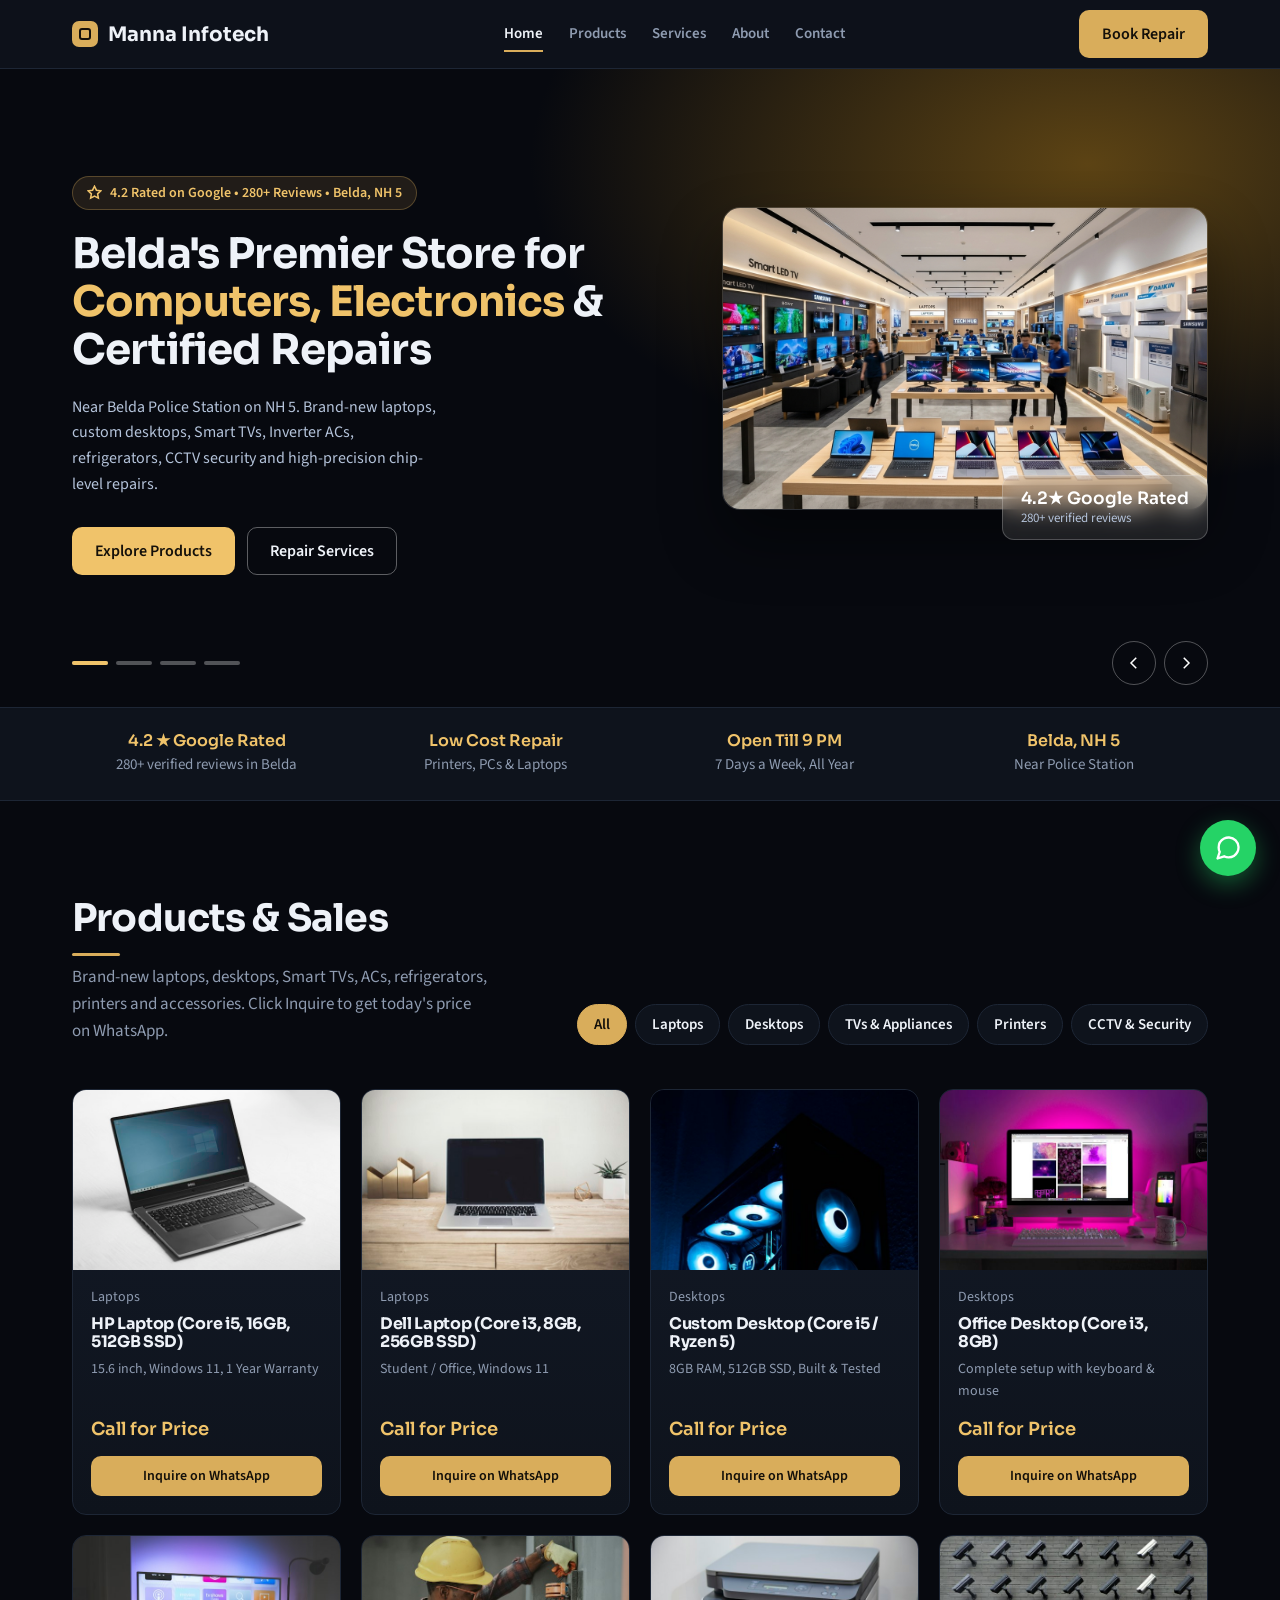
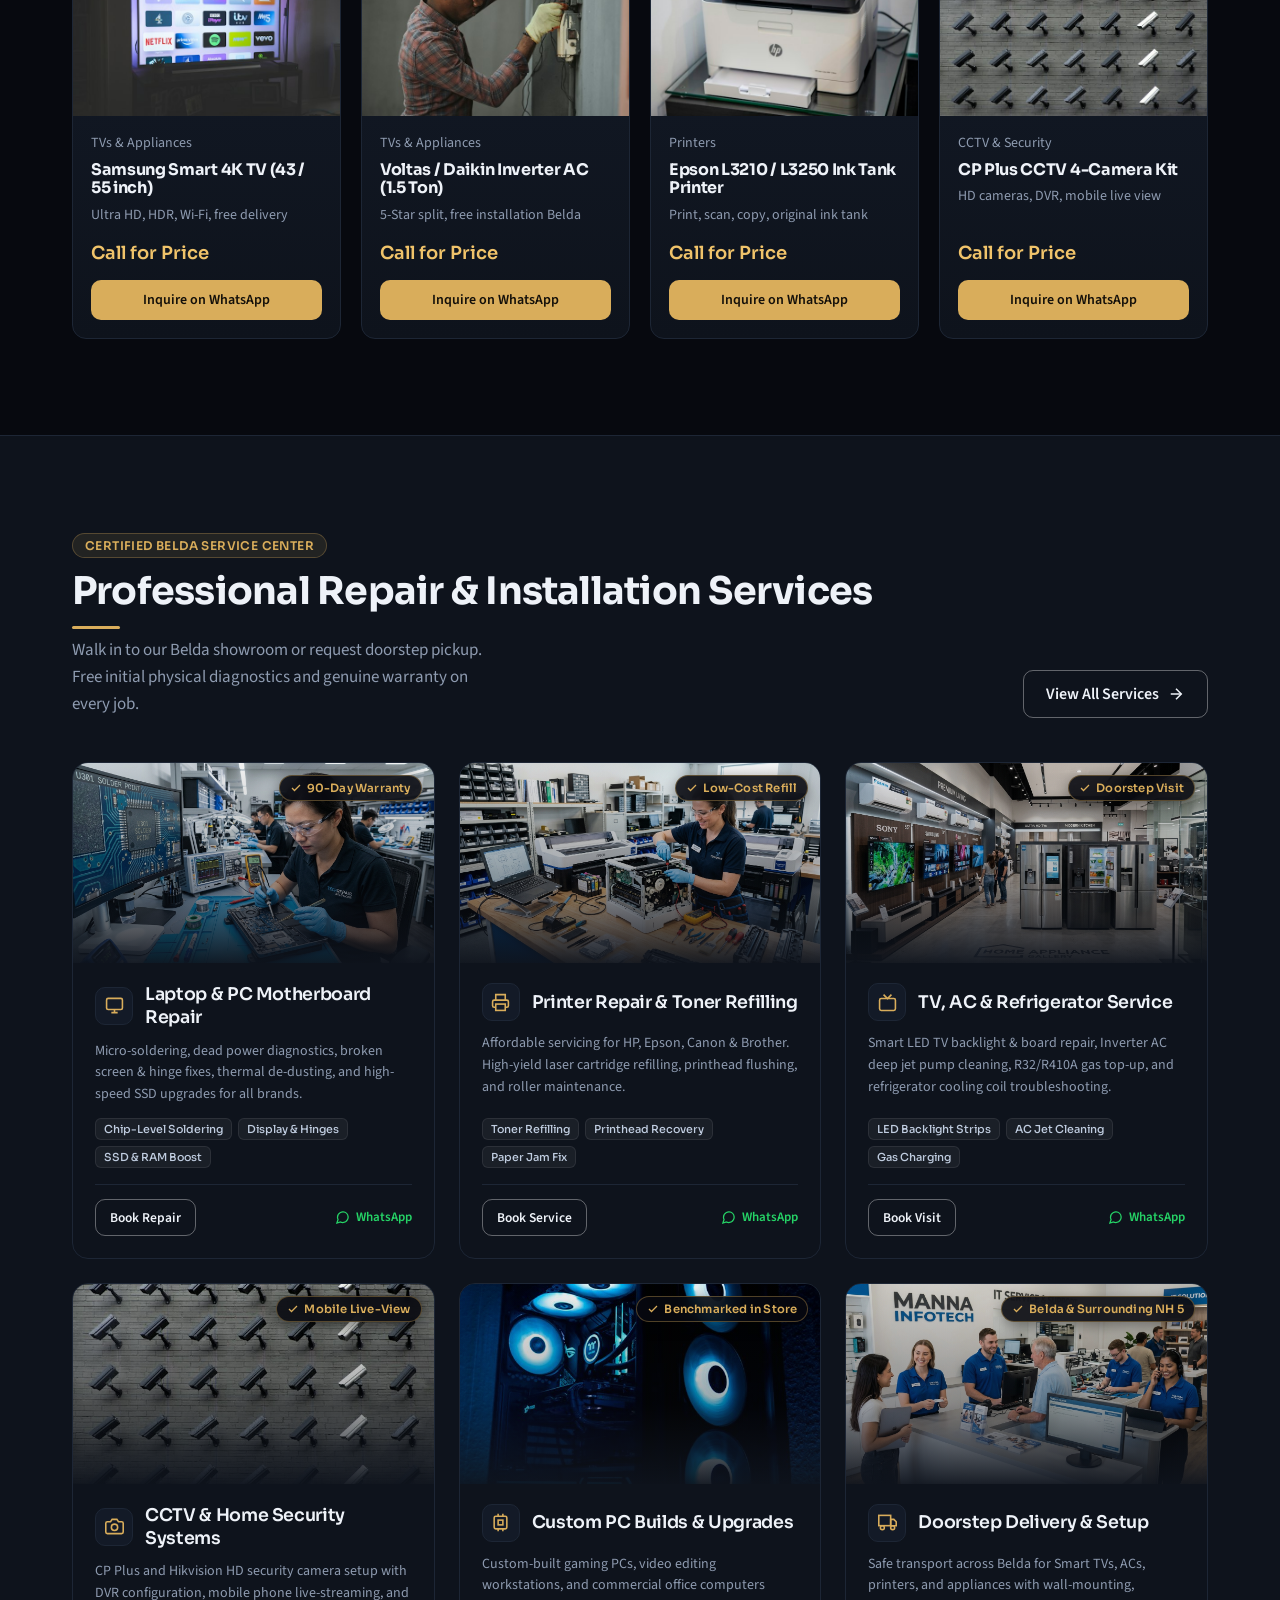
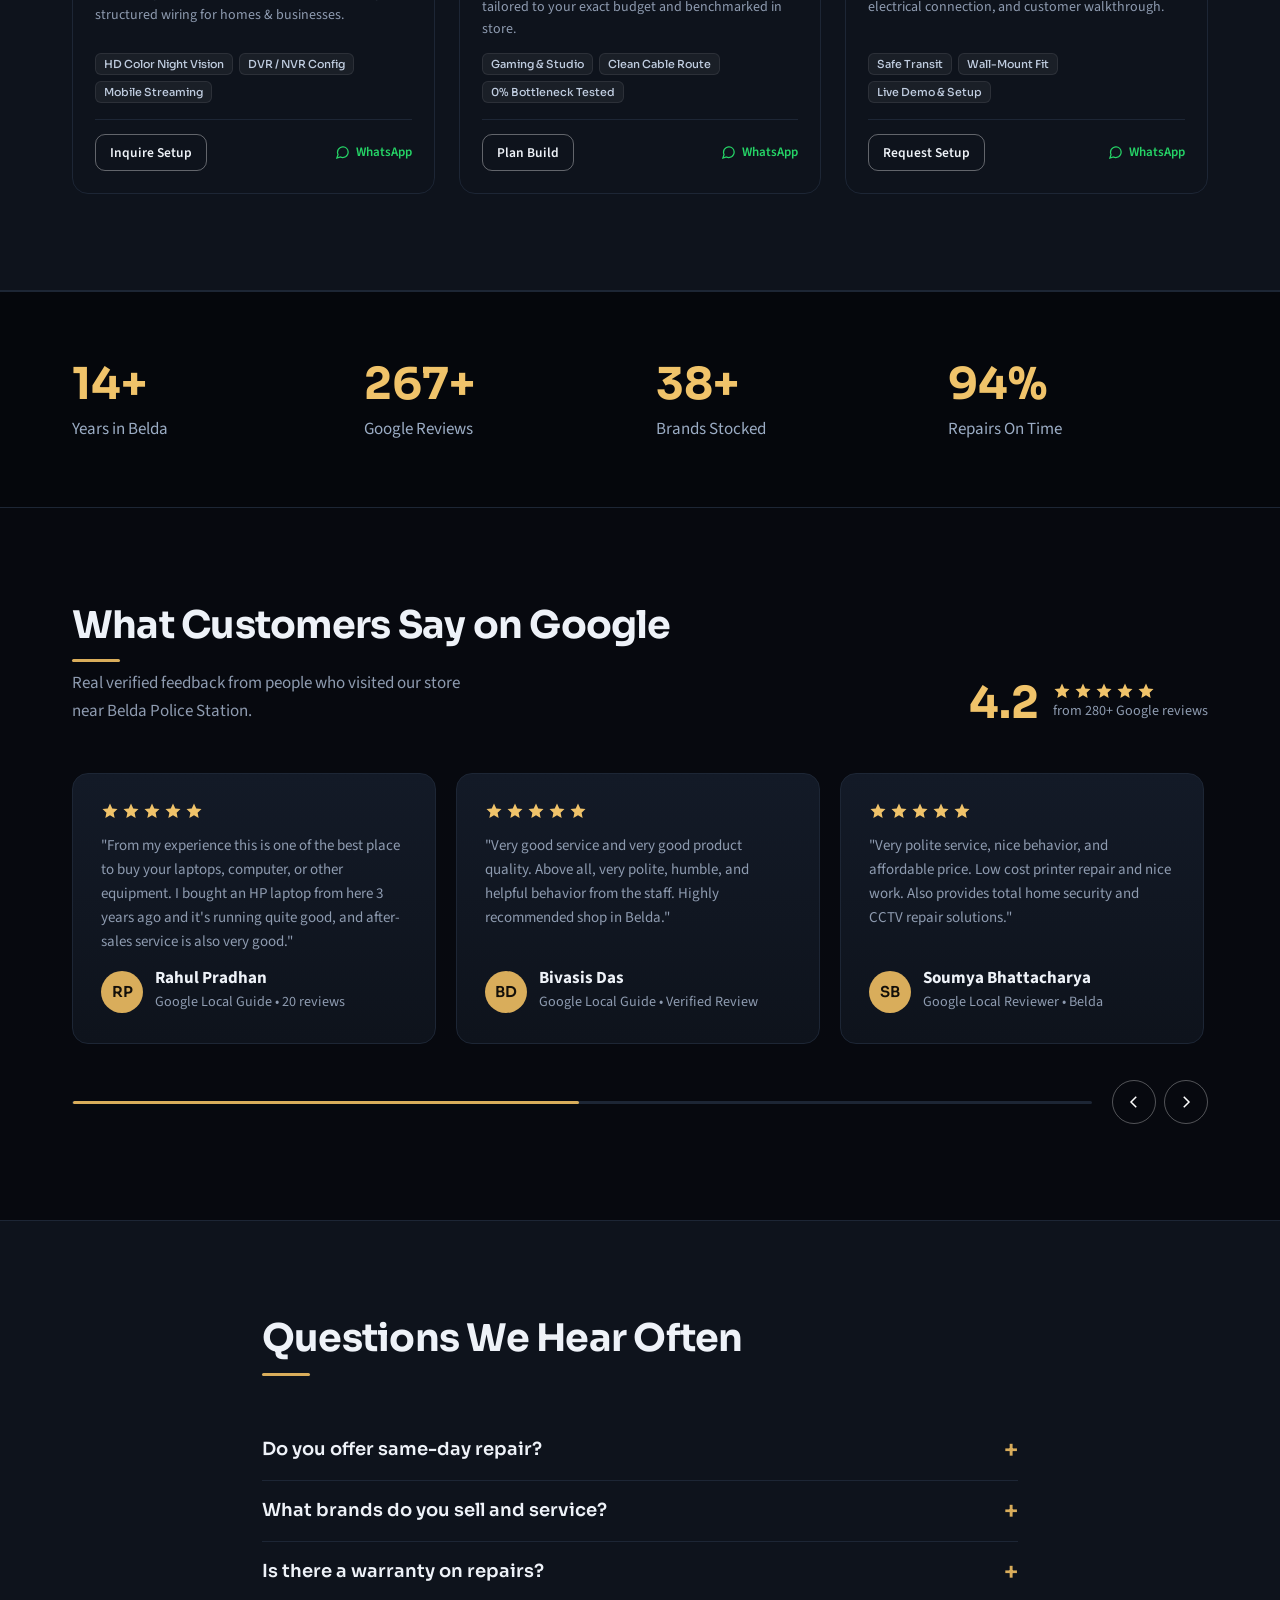
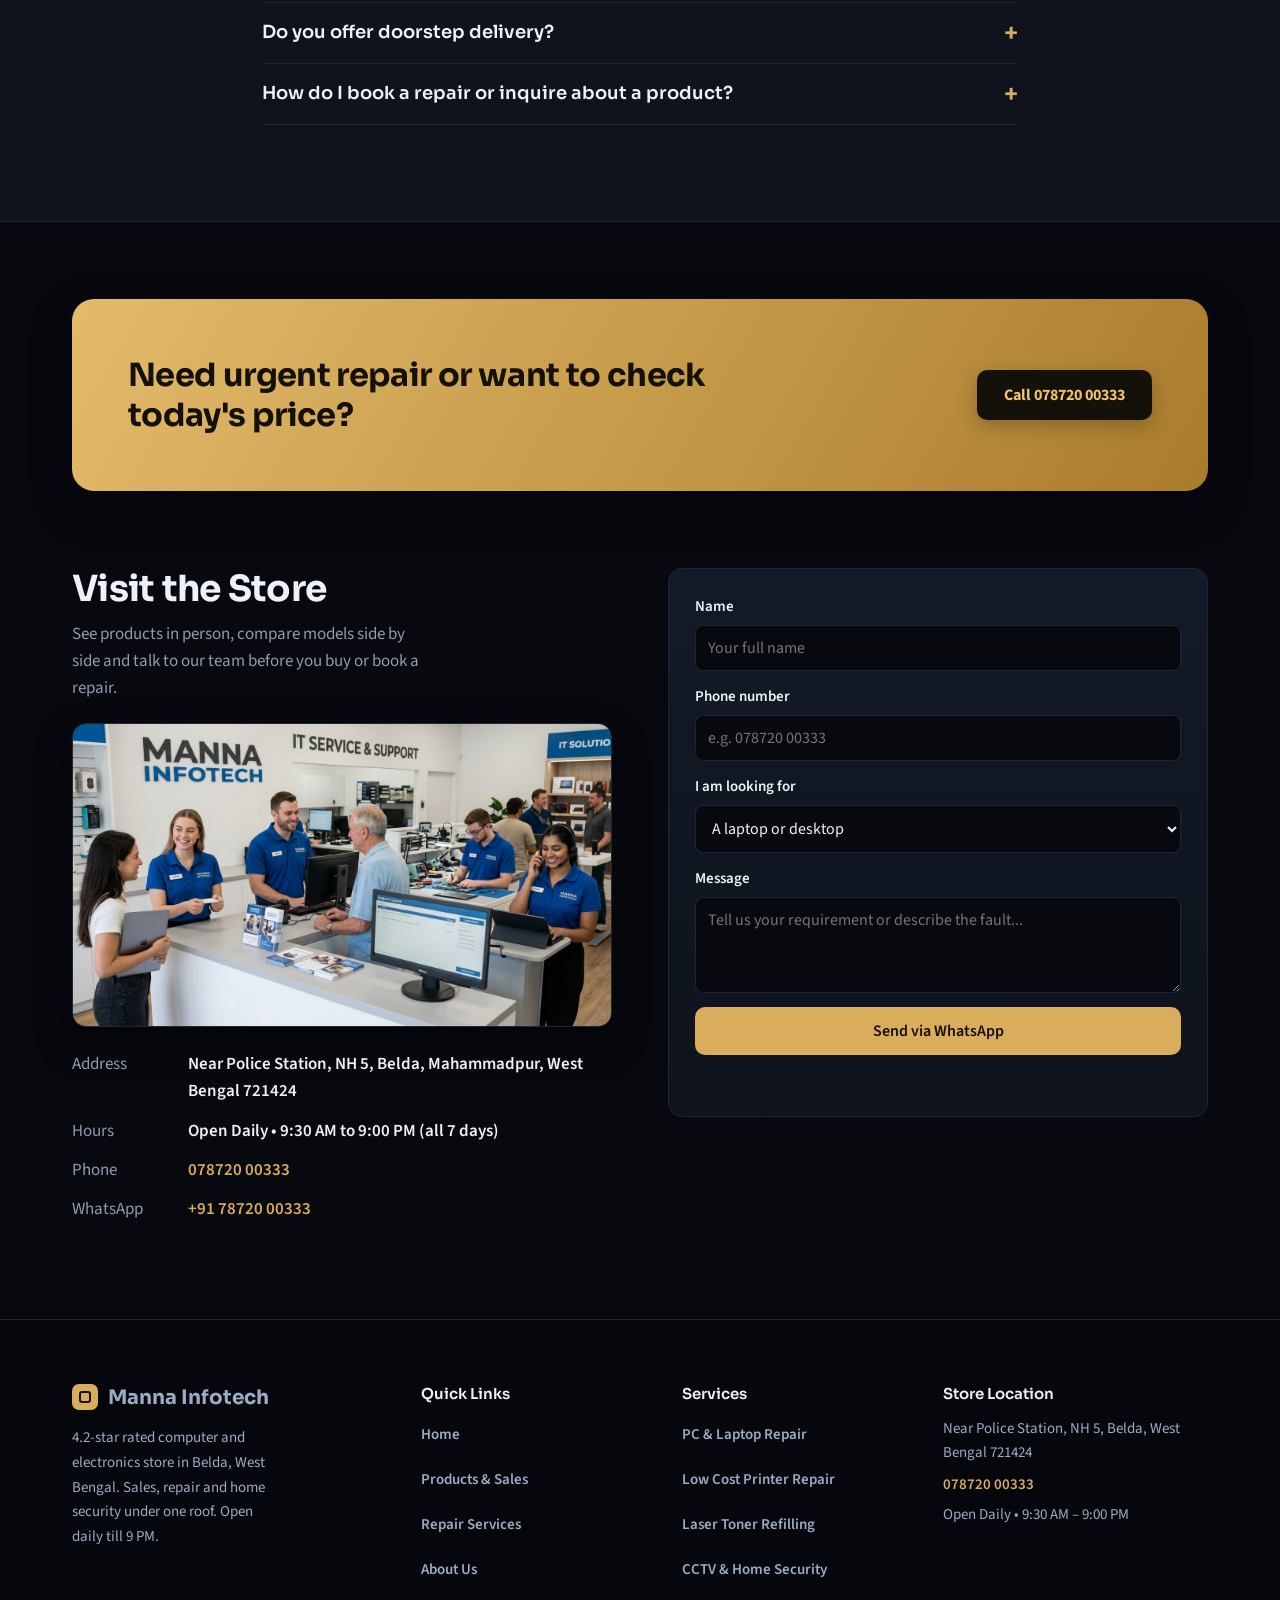
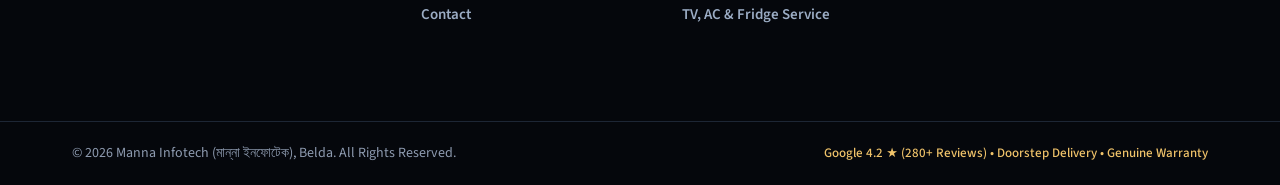
<file: index.html>
<!DOCTYPE html>
<html lang="en">

<head>
  <meta charset="UTF-8">
  <meta name="viewport" content="width=device-width, initial-scale=1, viewport-fit=cover">
  <title>Manna Infotech (মান্না ইনফোটেক) | Belda - Computers, TVs, AC &amp; Repair Services</title>
  <meta name="description"
    content="Manna Infotech in Belda, West Bengal (4.2★, 280+ reviews). Showroom for laptops, custom PCs, Smart TVs, Inverter ACs, refrigerators, and low-cost printer &amp; chip-level computer repairs near Belda Police Station.">
  <meta name="keywords"
    content="Manna Infotech, Belda computer shop, laptop repair Belda, printer repair Belda, Smart TV showroom Belda, inverter AC Belda, CCTV camera installation Belda, Paschim Medinipur computer store">
  <meta name="author" content="Manna Infotech">
  <meta name="robots" content="index, follow">
  <meta name="theme-color" content="#07090f">
  <meta name="msapplication-navbutton-color" content="#07090f">
  <meta name="apple-mobile-web-app-status-bar-style" content="black-translucent">
  <meta name="format-detection" content="telephone=yes">

  <!-- Local SEO Geo Tags -->
  <meta name="geo.region" content="IN-WB">
  <meta name="geo.placename" content="Belda, Paschim Medinipur">
  <meta name="geo.position" content="21.9497;87.3436">
  <meta name="ICBM" content="21.9497, 87.3436">

  <!-- Open Graph / Facebook -->
  <meta property="og:type" content="website">
  <meta property="og:site_name" content="Manna Infotech">
  <meta property="og:title" content="Manna Infotech | Belda - Computers, TVs, AC &amp; Repair Services">
  <meta property="og:description"
    content="Belda's top-rated electronics showroom and chip-level repair hub. 4.2★ Google rating with 280+ reviews. Open 7 days a week till 9 PM on NH 5.">
  <meta property="og:image" content="images/hero_showroom.jpg">
  <meta property="og:locale" content="en_IN">

  <!-- Twitter Card -->
  <meta name="twitter:card" content="summary_large_image">
  <meta name="twitter:title" content="Manna Infotech | Belda - Computers, TVs, AC &amp; Repair Services">
  <meta name="twitter:description"
    content="Belda's top-rated electronics showroom and chip-level repair hub. 4.2★ Google rating with 280+ reviews. Open 7 days a week till 9 PM on NH 5.">
  <meta name="twitter:image" content="images/hero_showroom.jpg">

  <!-- Fonts & Stylesheet -->
  <link rel="preconnect" href="https://fonts.googleapis.com">
  <link rel="preconnect" href="https://fonts.gstatic.com" crossorigin>
  <link
    href="https://fonts.googleapis.com/css2?family=Sora:wght@500;600;700&family=Source+Sans+3:wght@400;600&display=swap"
    rel="stylesheet">
  <link rel="stylesheet" href="css/style.css">

  <!-- Schema.org Structured Data -->
  <script type="application/ld+json">
  {
    "@context": "https://schema.org",
    "@type": "ElectronicsStore",
    "name": "Manna Infotech (মান্না ইনফোটেক)",
    "image": "images/hero_showroom.jpg",
    "telephone": "+917872000333",
    "priceRange": "₹₹",
    "address": {
      "@type": "PostalAddress",
      "streetAddress": "NH 5, Near Police Station",
      "addressLocality": "Belda, Mahammadpur",
      "addressRegion": "West Bengal",
      "postalCode": "721424",
      "addressCountry": "IN"
    },
    "geo": {
      "@type": "GeoCoordinates",
      "latitude": 21.9497,
      "longitude": 87.3436
    },
    "openingHoursSpecification": {
      "@type": "OpeningHoursSpecification",
      "dayOfWeek": ["Monday", "Tuesday", "Wednesday", "Thursday", "Friday", "Saturday", "Sunday"],
      "opens": "09:30",
      "closes": "21:00"
    },
    "aggregateRating": {
      "@type": "AggregateRating",
      "ratingValue": "4.2",
      "reviewCount": "280"
    }
  }
  </script>
</head>

<body>

  <!-- ═══ HEADER ═══ -->
  <header>
    <div class="wrap">
      <a class="logo" href="index.html"><i></i>Manna Infotech</a>
      <div class="scrim" id="scrim"></div>
      <nav id="nav" aria-label="Main">
        <button class="x" id="x" aria-label="Close menu"><svg viewBox="0 0 24 24">
            <path d="M6 6l12 12M18 6L6 18" />
          </svg></button>
        <a href="index.html" class="active">Home</a>
        <a href="products.html">Products</a>
        <a href="services.html">Services</a>
        <a href="about.html">About</a>
        <a href="contact.html">Contact</a>
      </nav>

      <button class="btn" id="open" data-open-modal="repairModal">Book Repair</button>
      <button class="menu" id="menu" aria-label="Open menu" aria-expanded="false" aria-controls="nav">
        <svg viewBox="0 0 24 24">
          <path d="M4 7h16M4 12h16M4 17h16" />
        </svg>
      </button>
    </div>
  </header>

  <main id="top">

    <!-- ═══ HERO SLIDER ═══ -->
    <div class="hero slider" role="region" aria-roledescription="carousel" aria-label="Featured offers">

      <!-- Slide 1 — Showroom -->
      <div class="slide s1 on" role="group" aria-label="1 of 4">
        <div class="wrap">
          <div>
            <div class="hero-badge">
              <svg viewBox="0 0 24 24" fill="none" stroke="currentColor" stroke-width="2.5">
                <polygon
                  points="12 2 15.09 8.26 22 9.27 17 14.14 18.18 21.02 12 17.77 5.82 21.02 7 14.14 2 9.27 8.91 8.26 12 2" />
              </svg>
              4.2 Rated on Google &bull; 280+ Reviews &bull; Belda, NH 5
            </div>
            <h1>Belda's Premier Store for <span class="highlight">Computers, Electronics</span> &amp; Certified Repairs
            </h1>
            <p>Near Belda Police Station on NH 5. Brand-new laptops, custom desktops, Smart TVs, Inverter ACs,
              refrigerators, CCTV security and high-precision chip-level repairs.</p>
            <div class="row">
              <a class="btn gold" href="products.html">Explore Products</a>
              <a class="btn ghost" href="services.html">Repair Services</a>
            </div>
          </div>
          <div class="art photo" aria-hidden="true">
            <img src="images/hero_showroom.jpg" alt="Manna Infotech Electronics &amp; Computer Retail Showroom Belda">
            <div class="chip">4.2★ Google Rated<small>280+ verified reviews</small></div>
          </div>
        </div>
      </div>

      <!-- Slide 2 — Laptop Repair -->
      <div class="slide s2" role="group" aria-label="2 of 4">
        <div class="wrap">
          <div>
            <div class="hero-badge">
              <svg viewBox="0 0 24 24" fill="none" stroke="currentColor" stroke-width="2.5">
                <path
                  d="M14.7 6.3a1 1 0 0 0 0 1.4l1.6 1.6a1 1 0 0 0 1.4 0l3.77-3.77a6 6 0 0 1-7.94 7.94l-6.91 6.91a2.12 2.12 0 0 1-3-3l6.91-6.91a6 6 0 0 1 7.94-7.94l-3.76 3.76z" />
              </svg>
              Anti-Static Lab &bull; 90-Day Warranty
            </div>
            <h1>Precision <span class="highlight">Motherboard Micro-Soldering</span> &amp; Laptop Diagnostics</h1>
            <p>Don't replace your costly motherboard — our certified technicians fix dead laptops, no-display issues,
              liquid spills and cracked screens with original OEM parts at up to 70% lower cost.</p>
            <div class="row">
              <button type="button" class="btn gold" data-open-modal="repairModal">Book Laptop Diagnostic</button>
              <a href="tel:07872000333" class="btn ghost">Call 078720 00333</a>
            </div>
          </div>
          <div class="art photo" aria-hidden="true">
            <img src="images/laptop_repair.jpg" alt="Certified Laptop Motherboard Micro-Soldering in Belda">
            <div class="chip">Save up to 70%<small>vs buying a new board</small></div>
          </div>
        </div>
      </div>

      <!-- Slide 3 — Printer Repair -->
      <div class="slide s3" role="group" aria-label="3 of 4">
        <div class="wrap">
          <div>
            <div class="hero-badge">
              <svg viewBox="0 0 24 24" fill="none" stroke="currentColor" stroke-width="2.5">
                <polyline points="6 9 6 2 18 2 18 9" />
                <path d="M6 18H4a2 2 0 0 1-2-2v-5a2 2 0 0 1 2-2h16a2 2 0 0 1 2 2v5a2 2 0 0 1-2 2h-2" />
                <rect x="6" y="14" width="12" height="8" />
              </svg>
              Low Cost Printer Service &bull; Highly Praised on Google
            </div>
            <h1>Fast, Low-Cost <span class="highlight">Printer Repair</span> &amp; Laser Toner Refilling</h1>
            <p>Rated across Belda for affordable, dependable printer maintenance. Ink-tank unclogging, paper jam fixes,
              original inks, and high-yield laser cartridge refilling for HP, Epson, Canon and Brother.</p>
            <div class="row">
              <a class="btn gold" href="services.html">Printer Services</a>
              <button type="button" class="btn ghost" data-open-modal="repairModal">Book Service</button>
            </div>
          </div>
          <div class="art photo" aria-hidden="true">
            <img src="images/printer_repair.jpg" alt="Low Cost Printer Repair and Toner Refill in Belda">
            <div class="chip">Same-day service<small>HP &bull; Epson &bull; Canon &bull; Brother</small></div>
          </div>
        </div>
      </div>

      <!-- Slide 4 — Appliances & CCTV -->
      <div class="slide s4" role="group" aria-label="4 of 4">
        <div class="wrap">
          <div>
            <div class="hero-badge">
              <svg viewBox="0 0 24 24" fill="none" stroke="currentColor" stroke-width="2.5">
                <rect x="2" y="7" width="20" height="15" rx="2" ry="2" />
                <polyline points="17 2 12 7 7 2" />
              </svg>
              Doorstep Delivery &bull; On-Site Installation in Belda
            </div>
            <h1>Smart 4K TVs, <span class="highlight">Inverter ACs, Fridges</span> &amp; CCTV Systems</h1>
            <p>4K HDR smart LED televisions, 5-star energy-saving inverter split ACs, frost-free refrigerators and
              complete CP Plus / Hikvision CCTV camera installation with mobile live streaming.</p>
            <div class="row">
              <a class="btn gold" href="products.html">View Appliances</a>
              <button type="button" class="btn ghost" data-open-modal="repairModal">Book CCTV / AC Visit</button>
            </div>
          </div>
          <div class="art photo" aria-hidden="true">
            <img src="images/appliances_display.jpg" alt="Smart 4K TVs, Inverter ACs and Refrigerators Belda">
            <div class="chip">Doorstep Delivery<small>Belda &amp; adjacent regions</small></div>
          </div>
        </div>
      </div>

      <div class="ctrl">
        <div class="wrap">
          <div class="dots" id="dots"></div>
          <div class="arr">
            <button id="prev" aria-label="Previous slide"><svg viewBox="0 0 24 24">
                <path d="M15 5l-7 7 7 7" />
              </svg></button>
            <button id="next" aria-label="Next slide"><svg viewBox="0 0 24 24">
                <path d="M9 5l7 7-7 7" />
              </svg></button>
          </div>
        </div>
      </div>
    </div><!-- /hero -->

    <!-- ═══ TRUST BAR ═══ -->
    <div class="bar">
      <div class="wrap">
        <div><b>4.2 ★ Google Rated</b><span>280+ verified reviews in Belda</span></div>
        <div><b>Low Cost Repair</b><span>Printers, PCs &amp; Laptops</span></div>
        <div><b>Open Till 9 PM</b><span>7 Days a Week, All Year</span></div>
        <div><b>Belda, NH 5</b><span>Near Police Station</span></div>
      </div>
    </div>

    <!-- ═══ PRODUCTS ═══ -->
    <section id="products">
      <div class="wrap">
        <div class="head">
          <div>
            <h2>Products &amp; Sales</h2>
            <p>Brand-new laptops, desktops, Smart TVs, ACs, refrigerators, printers and accessories. Click Inquire to
              get today's price on WhatsApp.</p>
          </div>
          <div class="tabs" id="tabs" role="group" aria-label="Filter by category"></div>
        </div>
        <div class="grid" id="grid"></div>
      </div>
    </section>

    <!-- ═══ SERVICES ═══ -->
    <section class="services" id="services">
      <div class="wrap">
        <div class="head">
          <div>
            <span class="sec-pill">Certified Belda Service Center</span>
            <h2>Professional Repair &amp; Installation Services</h2>
            <p>Walk in to our Belda showroom or request doorstep pickup. Free initial physical diagnostics and genuine warranty on every job.</p>
          </div>
          <div class="head-action">
            <a href="services.html" class="btn ghost sm">
              View All Services
              <svg viewBox="0 0 24 24" fill="none" stroke="currentColor" stroke-width="2">
                <line x1="5" y1="12" x2="19" y2="12"></line>
                <polyline points="12 5 19 12 12 19"></polyline>
              </svg>
            </a>
          </div>
        </div>
        <div class="sgrid">
          <!-- Card 1: Laptop & PC Motherboard Repair -->
          <div class="svc">
            <div class="svc-thumb">
              <img src="images/laptop_repair.jpg" alt="Laptop & Motherboard Chip-Level Repair in Belda" loading="lazy" width="600" height="340">
              <div class="svc-thumb-overlay"></div>
              <span class="svc-badge">
                <svg viewBox="0 0 24 24" fill="none" stroke="currentColor" stroke-width="2.5"><polyline points="20 6 9 17 4 12"></polyline></svg>
                90-Day Warranty
              </span>
            </div>
            <div class="svc-body">
              <div class="svc-icon-title">
                <div class="svc-icon">
                  <svg viewBox="0 0 24 24" fill="none" stroke="currentColor" stroke-width="2">
                    <rect x="2" y="3" width="20" height="14" rx="2" ry="2"></rect>
                    <line x1="8" y1="21" x2="16" y2="21"></line>
                    <line x1="12" y1="17" x2="12" y2="21"></line>
                  </svg>
                </div>
                <h3>Laptop &amp; PC Motherboard Repair</h3>
              </div>
              <p>Micro-soldering, dead power diagnostics, broken screen &amp; hinge fixes, thermal de-dusting, and high-speed SSD upgrades for all brands.</p>
              <ul class="svc-tags">
                <li>Chip-Level Soldering</li>
                <li>Display &amp; Hinges</li>
                <li>SSD &amp; RAM Boost</li>
              </ul>
              <div class="svc-foot">
                <button type="button" class="btn btn-sm ghost" data-open-modal="repairModal" data-product-title="Laptop Motherboard Repair">
                  Book Repair
                </button>
                <a href="https://wa.me/917872000333?text=Hi%20Manna%20Infotech%2C%20I%20want%20to%20book%20Laptop%20or%20PC%20Repair%20in%20Belda" class="svc-wa-link" target="_blank" rel="noopener">
                  <svg viewBox="0 0 24 24" fill="none" stroke="currentColor" stroke-width="2">
                    <path d="M21 11.5a8.38 8.38 0 0 1-.9 3.8 8.5 8.5 0 0 1-7.6 4.7 8.38 8.38 0 0 1-3.8-.9L3 21l1.9-5.7a8.38 8.38 0 0 1-.9-3.8 8.5 8.5 0 0 1 4.7-7.6 8.38 8.38 0 0 1 3.8-.9h.5a8.48 8.48 0 0 1 8 8v.5z"/>
                  </svg>
                  WhatsApp
                </a>
              </div>
            </div>
          </div>

          <!-- Card 2: Printer Repair & Toner Refilling -->
          <div class="svc">
            <div class="svc-thumb">
              <img src="images/printer_repair.jpg" alt="Low Cost Printer Repair & Laser Toner Refill Belda" loading="lazy" width="600" height="340">
              <div class="svc-thumb-overlay"></div>
              <span class="svc-badge">
                <svg viewBox="0 0 24 24" fill="none" stroke="currentColor" stroke-width="2.5"><polyline points="20 6 9 17 4 12"></polyline></svg>
                Low-Cost Refill
              </span>
            </div>
            <div class="svc-body">
              <div class="svc-icon-title">
                <div class="svc-icon">
                  <svg viewBox="0 0 24 24" fill="none" stroke="currentColor" stroke-width="2">
                    <polyline points="6 9 6 2 18 2 18 9"></polyline>
                    <path d="M6 18H4a2 2 0 0 1-2-2v-5a2 2 0 0 1 2-2h16a2 2 0 0 1 2 2v5a2 2 0 0 1-2 2h-2"></path>
                    <rect x="6" y="14" width="12" height="8"></rect>
                  </svg>
                </div>
                <h3>Printer Repair &amp; Toner Refilling</h3>
              </div>
              <p>Affordable servicing for HP, Epson, Canon &amp; Brother. High-yield laser cartridge refilling, printhead flushing, and roller maintenance.</p>
              <ul class="svc-tags">
                <li>Toner Refilling</li>
                <li>Printhead Recovery</li>
                <li>Paper Jam Fix</li>
              </ul>
              <div class="svc-foot">
                <button type="button" class="btn btn-sm ghost" data-open-modal="repairModal" data-product-title="Printer Repair & Toner Refilling">
                  Book Service
                </button>
                <a href="https://wa.me/917872000333?text=Hi%20Manna%20Infotech%2C%20I%20need%20Printer%20Repair%20or%20Toner%20Refill%20in%20Belda" class="svc-wa-link" target="_blank" rel="noopener">
                  <svg viewBox="0 0 24 24" fill="none" stroke="currentColor" stroke-width="2">
                    <path d="M21 11.5a8.38 8.38 0 0 1-.9 3.8 8.5 8.5 0 0 1-7.6 4.7 8.38 8.38 0 0 1-3.8-.9L3 21l1.9-5.7a8.38 8.38 0 0 1-.9-3.8 8.5 8.5 0 0 1 4.7-7.6 8.38 8.38 0 0 1 3.8-.9h.5a8.48 8.48 0 0 1 8 8v.5z"/>
                  </svg>
                  WhatsApp
                </a>
              </div>
            </div>
          </div>

          <!-- Card 3: TV, AC & Refrigerator Service -->
          <div class="svc">
            <div class="svc-thumb">
              <img src="images/appliances_display.jpg" alt="Smart TV, Inverter AC and Refrigerator Servicing in Belda" loading="lazy" width="600" height="340">
              <div class="svc-thumb-overlay"></div>
              <span class="svc-badge">
                <svg viewBox="0 0 24 24" fill="none" stroke="currentColor" stroke-width="2.5"><polyline points="20 6 9 17 4 12"></polyline></svg>
                Doorstep Visit
              </span>
            </div>
            <div class="svc-body">
              <div class="svc-icon-title">
                <div class="svc-icon">
                  <svg viewBox="0 0 24 24" fill="none" stroke="currentColor" stroke-width="2">
                    <rect x="2" y="7" width="20" height="15" rx="2" ry="2"></rect>
                    <polyline points="17 2 12 7 7 2"></polyline>
                  </svg>
                </div>
                <h3>TV, AC &amp; Refrigerator Service</h3>
              </div>
              <p>Smart LED TV backlight &amp; board repair, Inverter AC deep jet pump cleaning, R32/R410A gas top-up, and refrigerator cooling coil troubleshooting.</p>
              <ul class="svc-tags">
                <li>LED Backlight Strips</li>
                <li>AC Jet Cleaning</li>
                <li>Gas Charging</li>
              </ul>
              <div class="svc-foot">
                <button type="button" class="btn btn-sm ghost" data-open-modal="repairModal" data-product-title="TV, AC & Fridge Service">
                  Book Visit
                </button>
                <a href="https://wa.me/917872000333?text=Hi%20Manna%20Infotech%2C%20I%20need%20TV%20or%20AC%20or%20Fridge%20Service%20in%20Belda" class="svc-wa-link" target="_blank" rel="noopener">
                  <svg viewBox="0 0 24 24" fill="none" stroke="currentColor" stroke-width="2">
                    <path d="M21 11.5a8.38 8.38 0 0 1-.9 3.8 8.5 8.5 0 0 1-7.6 4.7 8.38 8.38 0 0 1-3.8-.9L3 21l1.9-5.7a8.38 8.38 0 0 1-.9-3.8 8.5 8.5 0 0 1 4.7-7.6 8.38 8.38 0 0 1 3.8-.9h.5a8.48 8.48 0 0 1 8 8v.5z"/>
                  </svg>
                  WhatsApp
                </a>
              </div>
            </div>
          </div>

          <!-- Card 4: CCTV & Home Security -->
          <div class="svc">
            <div class="svc-thumb">
              <img src="images/products/cctv_kit.jpg" alt="CCTV Camera Setup and Home Security Belda" loading="lazy" width="600" height="340">
              <div class="svc-thumb-overlay"></div>
              <span class="svc-badge">
                <svg viewBox="0 0 24 24" fill="none" stroke="currentColor" stroke-width="2.5"><polyline points="20 6 9 17 4 12"></polyline></svg>
                Mobile Live-View
              </span>
            </div>
            <div class="svc-body">
              <div class="svc-icon-title">
                <div class="svc-icon">
                  <svg viewBox="0 0 24 24" fill="none" stroke="currentColor" stroke-width="2">
                    <path d="M23 19a2 2 0 0 1-2 2H3a2 2 0 0 1-2-2V8a2 2 0 0 1 2-2h4l2-3h6l2 3h4a2 2 0 0 1 2 2z"></path>
                    <circle cx="12" cy="13" r="4"></circle>
                  </svg>
                </div>
                <h3>CCTV &amp; Home Security Systems</h3>
              </div>
              <p>CP Plus and Hikvision HD security camera setup with DVR configuration, mobile phone live-streaming, and structured wiring for homes &amp; businesses.</p>
              <ul class="svc-tags">
                <li>HD Color Night Vision</li>
                <li>DVR / NVR Config</li>
                <li>Mobile Streaming</li>
              </ul>
              <div class="svc-foot">
                <button type="button" class="btn btn-sm ghost" data-open-modal="repairModal" data-product-title="CCTV Installation & Repair">
                  Inquire Setup
                </button>
                <a href="https://wa.me/917872000333?text=Hi%20Manna%20Infotech%2C%20I%20need%20CCTV%20Installation%20or%20Service%20in%20Belda" class="svc-wa-link" target="_blank" rel="noopener">
                  <svg viewBox="0 0 24 24" fill="none" stroke="currentColor" stroke-width="2">
                    <path d="M21 11.5a8.38 8.38 0 0 1-.9 3.8 8.5 8.5 0 0 1-7.6 4.7 8.38 8.38 0 0 1-3.8-.9L3 21l1.9-5.7a8.38 8.38 0 0 1-.9-3.8 8.5 8.5 0 0 1 4.7-7.6 8.38 8.38 0 0 1 3.8-.9h.5a8.48 8.48 0 0 1 8 8v.5z"/>
                  </svg>
                  WhatsApp
                </a>
              </div>
            </div>
          </div>

          <!-- Card 5: Custom Gaming & Studio PC Builds -->
          <div class="svc">
            <div class="svc-thumb">
              <img src="images/products/pc_custom.jpg" alt="Custom Gaming PC and Studio Workstation Build Belda" loading="lazy" width="600" height="340">
              <div class="svc-thumb-overlay"></div>
              <span class="svc-badge">
                <svg viewBox="0 0 24 24" fill="none" stroke="currentColor" stroke-width="2.5"><polyline points="20 6 9 17 4 12"></polyline></svg>
                Benchmarked in Store
              </span>
            </div>
            <div class="svc-body">
              <div class="svc-icon-title">
                <div class="svc-icon">
                  <svg viewBox="0 0 24 24" fill="none" stroke="currentColor" stroke-width="2">
                    <rect x="4" y="4" width="16" height="16" rx="2" ry="2"></rect>
                    <rect x="9" y="9" width="6" height="6"></rect>
                    <line x1="9" y1="1" x2="9" y2="4"></line>
                    <line x1="15" y1="1" x2="15" y2="4"></line>
                    <line x1="9" y1="20" x2="9" y2="23"></line>
                    <line x1="15" y1="20" x2="15" y2="23"></line>
                  </svg>
                </div>
                <h3>Custom PC Builds &amp; Upgrades</h3>
              </div>
              <p>Custom-built gaming PCs, video editing workstations, and commercial office computers tailored to your exact budget and benchmarked in store.</p>
              <ul class="svc-tags">
                <li>Gaming &amp; Studio</li>
                <li>Clean Cable Route</li>
                <li>0% Bottleneck Tested</li>
              </ul>
              <div class="svc-foot">
                <button type="button" class="btn btn-sm ghost" data-open-modal="repairModal" data-product-title="Custom PC Build & Upgrade">
                  Plan Build
                </button>
                <a href="https://wa.me/917872000333?text=Hi%20Manna%20Infotech%2C%20I%20want%20to%20build%20a%20Custom%20PC%20in%20Belda" class="svc-wa-link" target="_blank" rel="noopener">
                  <svg viewBox="0 0 24 24" fill="none" stroke="currentColor" stroke-width="2">
                    <path d="M21 11.5a8.38 8.38 0 0 1-.9 3.8 8.5 8.5 0 0 1-7.6 4.7 8.38 8.38 0 0 1-3.8-.9L3 21l1.9-5.7a8.38 8.38 0 0 1-.9-3.8 8.5 8.5 0 0 1 4.7-7.6 8.38 8.38 0 0 1 3.8-.9h.5a8.48 8.48 0 0 1 8 8v.5z"/>
                  </svg>
                  WhatsApp
                </a>
              </div>
            </div>
          </div>

          <!-- Card 6: Delivery & Installation -->
          <div class="svc">
            <div class="svc-thumb">
              <img src="images/team_service.jpg" alt="Manna Infotech Doorstep Delivery and Installation Team Belda" loading="lazy" width="600" height="340">
              <div class="svc-thumb-overlay"></div>
              <span class="svc-badge">
                <svg viewBox="0 0 24 24" fill="none" stroke="currentColor" stroke-width="2.5"><polyline points="20 6 9 17 4 12"></polyline></svg>
                Belda &amp; Surrounding NH 5
              </span>
            </div>
            <div class="svc-body">
              <div class="svc-icon-title">
                <div class="svc-icon">
                  <svg viewBox="0 0 24 24" fill="none" stroke="currentColor" stroke-width="2">
                    <rect x="1" y="3" width="15" height="13"></rect>
                    <polygon points="16 8 20 8 23 11 23 16 16 16 16 8"></polygon>
                    <circle cx="5.5" cy="18.5" r="2.5"></circle>
                    <circle cx="18.5" cy="18.5" r="2.5"></circle>
                  </svg>
                </div>
                <h3>Doorstep Delivery &amp; Setup</h3>
              </div>
              <p>Safe transport across Belda for Smart TVs, ACs, printers, and appliances with wall-mounting, electrical connection, and customer walkthrough.</p>
              <ul class="svc-tags">
                <li>Safe Transit</li>
                <li>Wall-Mount Fit</li>
                <li>Live Demo &amp; Setup</li>
              </ul>
              <div class="svc-foot">
                <button type="button" class="btn btn-sm ghost" data-open-modal="repairModal" data-product-title="Doorstep Delivery & Installation">
                  Request Setup
                </button>
                <a href="https://wa.me/917872000333?text=Hi%20Manna%20Infotech%2C%20I%20want%20to%20inquire%20about%20Delivery%20and%20Installation" class="svc-wa-link" target="_blank" rel="noopener">
                  <svg viewBox="0 0 24 24" fill="none" stroke="currentColor" stroke-width="2">
                    <path d="M21 11.5a8.38 8.38 0 0 1-.9 3.8 8.5 8.5 0 0 1-7.6 4.7 8.38 8.38 0 0 1-3.8-.9L3 21l1.9-5.7a8.38 8.38 0 0 1-.9-3.8 8.5 8.5 0 0 1 4.7-7.6 8.38 8.38 0 0 1 3.8-.9h.5a8.48 8.48 0 0 1 8 8v.5z"/>
                  </svg>
                  WhatsApp
                </a>
              </div>
            </div>
          </div>
        </div>
      </div>
    </section>

    <!-- ═══ STATS ═══ -->
    <div class="stats">
      <div class="wrap">
        <div><b data-to="15" data-s="+">15+</b><span>Years in Belda</span></div>
        <div><b data-to="280" data-s="+">280+</b><span>Google Reviews</span></div>
        <div><b data-to="40" data-s="+">40+</b><span>Brands Stocked</span></div>
        <div><b data-to="98" data-s="%">98%</b><span>Repairs On Time</span></div>
      </div>
    </div>

    <!-- ═══ REVIEWS ═══ -->
    <section id="reviews">
      <div class="wrap">
        <svg width="0" height="0" style="position:absolute" aria-hidden="true">
          <symbol id="st" viewBox="0 0 24 24">
            <path d="M12 2l3 6.5 7 .9-5.2 4.8 1.4 7L12 17.6 5.8 21.2l1.4-7L2 9.4l7-.9z" />
          </symbol>
        </svg>
        <div class="head">
          <div>
            <h2>What Customers Say on Google</h2>
            <p>Real verified feedback from people who visited our store near Belda Police Station.</p>
          </div>
          <div class="score"><b>4.2</b>
            <div>
              <div class="stars"></div><small>from 280+ Google reviews</small>
            </div>
          </div>
        </div>
        <div class="rev" id="rev" tabindex="0" aria-label="Customer reviews">
          <article class="rc">
            <div class="stars"></div>
            <p>"From my experience this is one of the best place to buy your laptops, computer, or other equipment. I
              bought an HP laptop from here 3 years ago and it's running quite good, and after-sales service is also
              very good."</p>
            <div class="who"><span class="av">RP</span>
              <div><b>Rahul Pradhan</b><small>Google Local Guide &bull; 20 reviews</small></div>
            </div>
          </article>
          <article class="rc">
            <div class="stars"></div>
            <p>"Very good service and very good product quality. Above all, very polite, humble, and helpful behavior
              from the staff. Highly recommended shop in Belda."</p>
            <div class="who"><span class="av">BD</span>
              <div><b>Bivasis Das</b><small>Google Local Guide &bull; Verified Review</small></div>
            </div>
          </article>
          <article class="rc">
            <div class="stars"></div>
            <p>"Very polite service, nice behavior, and affordable price. Low cost printer repair and nice work. Also
              provides total home security and CCTV repair solutions."</p>
            <div class="who"><span class="av">SB</span>
              <div><b>Soumya Bhattacharya</b><small>Google Local Reviewer &bull; Belda</small></div>
            </div>
          </article>
          <article class="rc">
            <div class="stars"></div>
            <p>"Excellent service for my laptop motherboard repair. Transparent diagnosis, genuine parts used. Got it
              back within 2 days working perfectly. Highly recommend!"</p>
            <div class="who"><span class="av">PK</span>
              <div><b>Priya Kumar</b><small>Google Review &bull; Belda</small></div>
            </div>
          </article>
          <article class="rc">
            <div class="stars"></div>
            <p>"Best printer repair shop in Belda. Fixed my Epson ink tank printer same day at a very low cost. The
              staff explained everything before starting the work."</p>
            <div class="who"><span class="av">AM</span>
              <div><b>Amit Mondal</b><small>Google Review &bull; Paschim Medinipur</small></div>
            </div>
          </article>
          <article class="rc">
            <div class="stars"></div>
            <p>"Bought a Samsung Smart TV with doorstep delivery and wall mounting. The team was professional and
              completed installation in one hour. Great experience!"</p>
            <div class="who"><span class="av">RD</span>
              <div><b>Raju Das</b><small>Google Review &bull; Belda</small></div>
            </div>
          </article>
        </div>
        <div class="rctrl">
          <div class="rtrack"><i id="rthumb"></i></div>
          <div class="arr">
            <button id="rprev" aria-label="Previous reviews"><svg viewBox="0 0 24 24">
                <path d="M15 5l-7 7 7 7" />
              </svg></button>
            <button id="rnext" aria-label="Next reviews"><svg viewBox="0 0 24 24">
                <path d="M9 5l7 7-7 7" />
              </svg></button>
          </div>
        </div>
      </div>
    </section>

    <!-- ═══ FAQ ═══ -->
    <section class="services" id="faq">
      <div class="wrap faq">
        <div class="head">
          <div>
            <h2>Questions We Hear Often</h2>
          </div>
        </div>
        <details>
          <summary>Do you offer same-day repair?</summary>
          <p>Yes. Common faults such as printer cleaning, paper jams, screen replacements and battery replacements are
            usually fixed the same day. Motherboard and micro-soldering repairs take 24–48 hours. You get a free
            physical check and time estimate before any work begins.</p>
        </details>
        <details>
          <summary>What brands do you sell and service?</summary>
          <p>We stock HP, Dell, Lenovo, Asus, Acer, Samsung, LG, Sony, Voltas, Daikin and more. We service printers from
            HP, Epson, Canon and Brother, and install CCTV from CP Plus and Hikvision.</p>
        </details>
        <details>
          <summary>Is there a warranty on repairs?</summary>
          <p>Yes. All chip-level and motherboard repairs carry a 90-day warranty. Screen and battery replacements come
            with a 30-day warranty. We use original OEM parts wherever possible.</p>
        </details>
        <details>
          <summary>Do you offer doorstep delivery?</summary>
          <p>Yes. Doorstep delivery is available for TVs, ACs and refrigerators within Belda and adjacent areas. Wall
            mounting and full setup is included for applicable products at no extra delivery charge.</p>
        </details>
        <details>
          <summary>How do I book a repair or inquire about a product?</summary>
          <p>Call or WhatsApp us at 078720 00333, or click the Book Repair button at the top. We confirm your slot
            within one working hour. We are open daily from 9:30 AM to 9:00 PM.</p>
        </details>
      </div>
    </section>

    <!-- ═══ CTA BANNER ═══ -->
    <section class="cta-sec">
      <div class="wrap">
        <div class="cta">
          <h2>Need urgent repair or want to check today's price?</h2>
          <a class="btn" href="tel:07872000333">Call 078720 00333</a>
        </div>
      </div>
    </section>

    <!-- ═══ VISIT / CONTACT ═══ -->
    <section id="visit">
      <div class="wrap visit">
        <div class="info">
          <h2>Visit the Store</h2>
          <p style="color:var(--muted);max-width:44ch">See products in person, compare models side by side and talk to
            our team before you buy or book a repair.</p>
          <div
            style="margin:20px 0; border-radius:14px; overflow:hidden; border:1px solid var(--line); box-shadow:0 16px 36px rgba(0,0,0,.45);">
            <img src="images/team_service.jpg" alt="Manna Infotech Store Team in Belda"
              style="width:100%; aspect-ratio:16/9; object-fit:cover; display:block;">
          </div>
          <dl>
            <dt>Address</dt>
            <dd>Near Police Station, NH 5, Belda, Mahammadpur, West Bengal 721424</dd>
            <dt>Hours</dt>
            <dd>Open Daily &bull; 9:30 AM to 9:00 PM (all 7 days)</dd>
            <dt>Phone</dt>
            <dd><a href="tel:07872000333" style="color:var(--brand)">078720 00333</a></dd>
            <dt>WhatsApp</dt>
            <dd><a href="https://wa.me/917872000333" style="color:var(--brand)">+91 78720 00333</a></dd>
          </dl>
        </div>
        <form id="visitForm">
          <label>Name<input name="n" required autocomplete="name" placeholder="Your full name"></label>
          <label>Phone number<input name="p" type="tel" required autocomplete="tel"
              placeholder="e.g. 078720 00333"></label>
          <label>I am looking for
            <select name="t">
              <option>A laptop or desktop</option>
              <option>A Smart TV, AC or refrigerator</option>
              <option>Printer repair or toner refill</option>
              <option>Laptop or PC repair</option>
              <option>CCTV installation</option>
              <option>Something else</option>
            </select>
          </label>
          <label>Message<textarea name="m"
              placeholder="Tell us your requirement or describe the fault..."></textarea></label>
          <button class="btn" type="submit">Send via WhatsApp</button>
          <p class="note" id="note" role="status"></p>
        </form>
      </div>
    </section>

  </main>

  <!-- ═══ FOOTER ═══ -->
  <footer>
    <div class="wrap footer-grid">
      <div class="footer-col">
        <a class="logo footer-logo" href="index.html"><i></i>Manna Infotech</a>
        <p class="footer-about">4.2-star rated computer and electronics store in Belda, West Bengal. Sales, repair and
          home security under one roof. Open daily till 9 PM.</p>
      </div>
      <div class="footer-col">
        <b class="footer-heading">Quick Links</b>
        <nav class="footer-nav">
          <a href="index.html">Home</a>
          <a href="products.html">Products &amp; Sales</a>
          <a href="services.html">Repair Services</a>
          <a href="about.html">About Us</a>
          <a href="contact.html">Contact</a>
        </nav>
      </div>
      <div class="footer-col">
        <b class="footer-heading">Services</b>
        <nav class="footer-nav">
          <a href="services.html">PC &amp; Laptop Repair</a>
          <a href="services.html">Low Cost Printer Repair</a>
          <a href="services.html">Laser Toner Refilling</a>
          <a href="services.html">CCTV &amp; Home Security</a>
          <a href="services.html">TV, AC &amp; Fridge Service</a>
        </nav>
      </div>
      <div class="footer-col">
        <b class="footer-heading">Store Location</b>
        <p class="footer-addr">Near Police Station, NH 5, Belda, West Bengal 721424</p>
        <a href="tel:07872000333" class="footer-phone">078720 00333</a>
        <p class="footer-hours">Open Daily &bull; 9:30 AM – 9:00 PM</p>
      </div>
    </div>
    <div class="footer-bottom">
      <div class="wrap footer-bottom-inner">
        <span class="footer-copy">&copy; 2026 Manna Infotech (মান্না ইনফোটেক), Belda. All Rights Reserved.</span>
        <span class="footer-badges">Google 4.2 ★ (280+ Reviews) &bull; Doorstep Delivery &bull; Genuine Warranty</span>
      </div>
    </div>
  </footer>

  <!-- ═══ REPAIR MODAL ═══ -->
  <div class="modal-overlay" id="repairModal">
    <div class="modal-dialog">
      <div class="modal-header">
        <h3 class="modal-title">Book a Device Repair in Belda</h3>
        <button type="button" class="modal-close" data-close-modal aria-label="Close">
          <svg viewBox="0 0 24 24" fill="none" stroke="currentColor" stroke-width="2">
            <line x1="18" y1="6" x2="6" y2="18" />
            <line x1="6" y1="6" x2="18" y2="18" />
          </svg>
        </button>
      </div>
      <div class="modal-body">
        <form class="js-repair-form">
          <div class="form-grid">
            <div class="form-group">
              <label class="form-label" for="repairName">Your Full Name</label>
              <input type="text" id="repairName" name="name" class="form-control" placeholder="e.g. Rahul Pradhan"
                required>
            </div>
            <div class="form-group">
              <label class="form-label" for="repairPhone">Phone Number</label>
              <input type="tel" id="repairPhone" name="phone" class="form-control" placeholder="e.g. 07872000333"
                required>
            </div>
            <div class="form-group">
              <label class="form-label" for="deviceType">Device Type</label>
              <select id="deviceType" name="device_type" class="form-control" required>
                <option value="Laptop">Laptop (HP, Dell, Lenovo, etc.)</option>
                <option value="Desktop PC">Desktop PC / Workstation</option>
                <option value="Printer">Laser / InkTank Printer Repair &amp; Refill</option>
                <option value="Smart TV">Smart LED TV</option>
                <option value="Air Conditioner">Air Conditioner (AC)</option>
                <option value="Refrigerator">Refrigerator</option>
                <option value="CCTV Security">CCTV Security System</option>
              </select>
            </div>
            <div class="form-group">
              <label class="form-label" for="deviceModel">Brand &amp; Model</label>
              <input type="text" id="deviceModel" name="device_model" class="form-control"
                placeholder="e.g. HP 15s / Epson L3210" required>
            </div>
            <div class="form-group full-width">
              <label class="form-label" for="issueDetails">Describe the Problem</label>
              <textarea id="issueDetails" name="issue" class="form-control"
                placeholder="e.g. No display / paper jam / need toner refill..."></textarea>
            </div>
            <div class="form-group full-width">
              <button type="submit" class="btn btn-whatsapp btn-block">
                <svg viewBox="0 0 24 24" fill="none" stroke="currentColor" stroke-width="2">
                  <path
                    d="M21 11.5a8.38 8.38 0 0 1-.9 3.8 8.5 8.5 0 0 1-7.6 4.7 8.38 8.38 0 0 1-3.8-.9L3 21l1.9-5.7a8.38 8.38 0 0 1-.9-3.8 8.5 8.5 0 0 1 4.7-7.6 8.38 8.38 0 0 1 3.8-.9h.5a8.48 8.48 0 0 1 8 8v.5z" />
                </svg>
                Confirm &amp; Send Booking via WhatsApp
              </button>
            </div>
          </div>
        </form>
      </div>
    </div>
  </div>

  <!-- ═══ FLOATING WHATSAPP ═══ -->
  <a href="https://wa.me/917872000333" target="_blank" rel="noopener noreferrer" class="whatsapp-float-btn"
    aria-label="Chat on WhatsApp">
    <svg viewBox="0 0 24 24" fill="none" stroke="currentColor" stroke-width="2" stroke-linecap="round"
      stroke-linejoin="round">
      <path
        d="M21 11.5a8.38 8.38 0 0 1-.9 3.8 8.5 8.5 0 0 1-7.6 4.7 8.38 8.38 0 0 1-3.8-.9L3 21l1.9-5.7a8.38 8.38 0 0 1-.9-3.8 8.5 8.5 0 0 1 4.7-7.6 8.38 8.38 0 0 1 3.8-.9h.5a8.48 8.48 0 0 1 8 8v.5z" />
    </svg>
    <span class="whatsapp-float-tooltip">Chat on WhatsApp</span>
  </a>

  <script>
    /* ── Products ── */
    var P = [
      { n: 'HP Laptop (Core i5, 16GB, 512GB SSD)', c: 'Laptops', d: '15.6 inch, Windows 11, 1 Year Warranty', img: 'images/products/laptop_hp.jpg' },
      { n: 'Dell Laptop (Core i3, 8GB, 256GB SSD)', c: 'Laptops', d: 'Student / Office, Windows 11', img: 'images/products/laptop_dell.jpg' },
      { n: 'Custom Desktop (Core i5 / Ryzen 5)', c: 'Desktops', d: '8GB RAM, 512GB SSD, Built &amp; Tested', img: 'images/products/pc_custom.jpg' },
      { n: 'Office Desktop (Core i3, 8GB)', c: 'Desktops', d: 'Complete setup with keyboard &amp; mouse', img: 'images/products/pc_office.jpg' },
      { n: 'Samsung Smart 4K TV (43 / 55 inch)', c: 'TVs &amp; Appliances', d: 'Ultra HD, HDR, Wi-Fi, free delivery', img: 'images/products/tv_samsung.jpg' },
      { n: 'Voltas / Daikin Inverter AC (1.5 Ton)', c: 'TVs &amp; Appliances', d: '5-Star split, free installation Belda', img: 'images/products/ac_inverter.jpg' },
      { n: 'Epson L3210 / L3250 Ink Tank Printer', c: 'Printers', d: 'Print, scan, copy, original ink tank', img: 'images/products/printer_epson.jpg' },
      { n: 'CP Plus CCTV 4-Camera Kit', c: 'CCTV &amp; Security', d: 'HD cameras, DVR, mobile live view', img: 'images/products/cctv_kit.jpg' }
    ];
    var I = {
      'Laptops': '<rect x="16" y="20" width="64" height="42" rx="4"/><path d="M8 72h80"/>',
      'Desktops': '<rect x="10" y="12" width="50" height="40" rx="4"/><path d="M28 60h14M35 52v8"/><rect x="68" y="16" width="18" height="52" rx="3"/>',
      'TVs &amp; Appliances': '<rect x="8" y="14" width="80" height="50" rx="5"/><path d="M34 80h28M48 64v16"/>',
      'Printers': '<rect x="18" y="34" width="60" height="30" rx="4"/><path d="M28 34V16h40v18M28 54h40v22H28z"/>',
      'CCTV &amp; Security': '<circle cx="48" cy="34" r="16"/><path d="M20 72l28-22 28 22"/><circle cx="48" cy="34" r="6"/>'
    };
    var cats = ['All'].concat(P.map(function (x) { return x.c }).filter(function (v, i, a) { return a.indexOf(v) === i }));
    var sel = 'All';
    var $ = function (i) { return document.getElementById(i) };
    function tabs() { $('tabs').innerHTML = ''; cats.forEach(function (c) { var b = document.createElement('button'); b.className = 'tab'; b.textContent = c.replace(/&amp;/g, '&'); b.setAttribute('aria-pressed', c === sel); b.onclick = function () { sel = c; tabs(); grid() }; $('tabs').appendChild(b) }) }
    function grid() {
      var g = $('grid'); g.innerHTML = ''; P.forEach(function (x, i) {
        if (sel !== 'All' && x.c !== sel) return;
        var e = document.createElement('article'); e.className = 'card';
        var media = '<img src="' + x.img + '" alt="' + x.n + '" loading="lazy">';
        e.innerHTML = '<div class="thumb">' + media + '</div><div class="body"><small>' + x.c.replace(/&amp;/g, '&') + '</small><h3>' + x.n + '</h3><small>' + x.d + '</small><div class="price">Call for Price</div><button class="btn" data-i="' + i + '">Inquire on WhatsApp</button></div>';
        g.appendChild(e)
      }); reveal('#grid .card')
    }
    $('grid').addEventListener('click', function (e) {
      var b = e.target.closest('button[data-i]'); if (!b) return;
      var item = P[b.dataset.i];
      var msg = encodeURIComponent('Hi Manna Infotech,\nI want to inquire about: ' + item.n + '\nSpec: ' + item.d + '\nPlease share today\'s price and availability.');
      window.open('https://wa.me/917872000333?text=' + msg, '_blank');
    });

    /* ── Hero Slider ── */
    var sl = document.querySelectorAll('.slide'), cur = 0, tm;
    sl.forEach(function (s, i) { var d = document.createElement('button'); d.className = 'dot'; d.setAttribute('aria-label', 'Go to slide ' + (i + 1)); d.onclick = function () { go(i, 1) }; $('dots').appendChild(d) });
    function go(i, u) { cur = (i + sl.length) % sl.length; sl.forEach(function (s, k) { s.classList.toggle('on', k === cur); s.setAttribute('aria-hidden', k !== cur) });[].forEach.call($('dots').children, function (d, k) { d.classList.toggle('on', k === cur) }); if (u) start() }
    function start() { clearInterval(tm); var d = $('dots').children[cur]; if (d) { d.classList.remove('on'); void d.offsetWidth; d.classList.add('on') } if (!matchMedia('(prefers-reduced-motion:reduce)').matches) tm = setInterval(function () { go(cur + 1) }, 6000) }
    $('prev').onclick = function () { go(cur - 1, 1) }; $('next').onclick = function () { go(cur + 1, 1) };
    var hs = document.querySelector('.slider'); hs.onmouseenter = function () { clearInterval(tm) }; hs.onmouseleave = start;
    var sx = null; hs.addEventListener('touchstart', function (e) { sx = e.touches[0].clientX }, { passive: true });
    hs.addEventListener('touchend', function (e) { if (sx === null) return; var d = e.changedTouches[0].clientX - sx; if (Math.abs(d) > 50) go(cur + (d < 0 ? 1 : -1), 1); sx = null });

    /* ── Stars ── */
    document.querySelectorAll('.stars').forEach(function (s) { s.innerHTML = new Array(6).join('<svg><use href="#st"/></svg>'); s.setAttribute('role', 'img'); s.setAttribute('aria-label', '5 out of 5 stars') });

    /* ── Reviews scroll ── */
    var rs = $('rev'), rt = $('rthumb'), rtm;
    function rstep(d) { var w = rs.querySelector('.rc').offsetWidth + 20; if (d > 0 && rs.scrollLeft + rs.clientWidth >= rs.scrollWidth - 6) rs.scrollTo({ left: 0, behavior: 'smooth' }); else if (d < 0 && rs.scrollLeft < 6) rs.scrollTo({ left: rs.scrollWidth, behavior: 'smooth' }); else rs.scrollBy({ left: d * w, behavior: 'smooth' }) }
    function rsync() { rt.style.width = Math.min(100, rs.clientWidth / rs.scrollWidth * 100) + '%'; rt.style.left = rs.scrollLeft / rs.scrollWidth * 100 + '%' }
    function rplay() { clearInterval(rtm); if (!matchMedia('(prefers-reduced-motion:reduce)').matches) rtm = setInterval(function () { rstep(1) }, 4500) }
    $('rprev').onclick = function () { rstep(-1); rplay() }; $('rnext').onclick = function () { rstep(1); rplay() };
    rs.addEventListener('scroll', rsync, { passive: true });
    ['mouseenter', 'focusin', 'touchstart'].forEach(function (ev) { rs.addEventListener(ev, function () { clearInterval(rtm) }, { passive: true }) });
    ['mouseleave', 'focusout', 'touchend'].forEach(function (ev) { rs.addEventListener(ev, rplay, { passive: true }) });
    addEventListener('resize', rsync);

    /* ── Mobile Nav Drawer ── */
    function drawer(o) {
      $('nav').classList.toggle('open', o);
      if ($('scrim')) $('scrim').classList.toggle('on', o);
      $('menu').setAttribute('aria-expanded', o);
      document.body.style.overflow = o ? 'hidden' : '';
      if (o && $('x')) $('x').focus();
    }
    $('menu').onclick = function (e) { e.stopPropagation(); var o = !$('nav').classList.contains('open'); drawer(o); };
    if ($('x')) $('x').onclick = function (e) { e.stopPropagation(); drawer(false); };
    if ($('scrim')) $('scrim').onclick = function (e) { e.stopPropagation(); drawer(false); };
    $('nav').onclick = function (e) { if (e.target.tagName === 'A' || e.target.hasAttribute('data-open-modal')) drawer(false); };
    document.addEventListener('click', function (e) { if ($('nav').classList.contains('open') && !$('nav').contains(e.target) && !$('menu').contains(e.target)) drawer(false); });
    document.addEventListener('keydown', function (e) { if (e.key === 'Escape') { drawer(false); closeModals(); } });
    addEventListener('resize', function () { if (innerWidth > 960) drawer(false); });

    /* ── Contact form → WhatsApp ── */
    $('visitForm').onsubmit = function (e) {
      e.preventDefault();
      var n = e.target.n.value, p = e.target.p.value, t = e.target.t.value, m = e.target.m.value;
      var msg = encodeURIComponent('Hello Manna Infotech,\nName: ' + n + '\nPhone: ' + p + '\nLooking for: ' + t + '\nMessage: ' + (m || '–'));
      window.open('https://wa.me/917872000333?text=' + msg, '_blank');
      $('note').textContent = 'Opening WhatsApp... Our team will reply shortly.';
    };

    /* ── Modals ── */
    function openModal(id) { var m = document.getElementById(id); if (m) { m.classList.add('open'); document.body.style.overflow = 'hidden'; } }
    function closeModals() { document.querySelectorAll('.modal-overlay.open').forEach(function (m) { m.classList.remove('open'); }); document.body.style.overflow = ''; }
    document.querySelectorAll('[data-open-modal]').forEach(function (btn) { btn.addEventListener('click', function () { openModal(btn.getAttribute('data-open-modal')); }); });
    document.querySelectorAll('.modal-overlay').forEach(function (m) { m.addEventListener('click', function (e) { if (e.target === m) closeModals(); }); });
    document.querySelectorAll('[data-close-modal]').forEach(function (btn) { btn.addEventListener('click', closeModals); });
    document.addEventListener('keydown', function (e) { if (e.key === 'Escape') closeModals(); });
    document.querySelector('.js-repair-form').onsubmit = function (e) {
      e.preventDefault();
      var d = new FormData(e.target), msg = 'Hi Manna Infotech, I want to book a repair:\n';
      d.forEach(function (v, k) { msg += k.replace(/_/g, ' ') + ': ' + v + '\n'; });
      window.open('https://wa.me/917872000333?text=' + encodeURIComponent(msg), '_blank');
      closeModals();
    };

    /* ── Intersection Observer Reveals ── */
    var io = window.IntersectionObserver && !matchMedia('(prefers-reduced-motion:reduce)').matches ? new IntersectionObserver(function (es) { es.forEach(function (e) { if (!e.isIntersecting) return; var t = e.target; t.classList.add('in'); io.unobserve(t); setTimeout(function () { t.classList.remove('rv', 'in'); t.style.transitionDelay = '' }, 1200) }) }, { threshold: .12 }) : null;
    function reveal(sel) { if (!io) return; document.querySelectorAll(sel).forEach(function (el, i) { if (el.classList.contains('rv')) return; el.classList.add('rv'); el.style.transitionDelay = (i % 4) * 80 + 'ms'; io.observe(el) }) }

    /* ── Counter Animation ── */
    document.querySelectorAll('[data-to]').forEach(function (b) { if (!io) return; var to = +b.dataset.to, s = b.dataset.s || ''; var o = new IntersectionObserver(function (es) { if (!es[0].isIntersecting) return; o.disconnect(); var t0 = performance.now(); (function f(t) { var p = Math.min((t - t0) / 1400, 1); b.textContent = Math.round(to * (1 - Math.pow(1 - p, 3))).toLocaleString('en-IN') + s; if (p < 1) requestAnimationFrame(f) })(t0) }, { threshold: .6 }); o.observe(b) });

    reveal('.head,.svc,.stats>.wrap>div,.cta,.info,#visitForm,details');
    tabs(); grid(); go(0); start(); rsync(); rplay();
  </script>
</body>

</html>
</file>
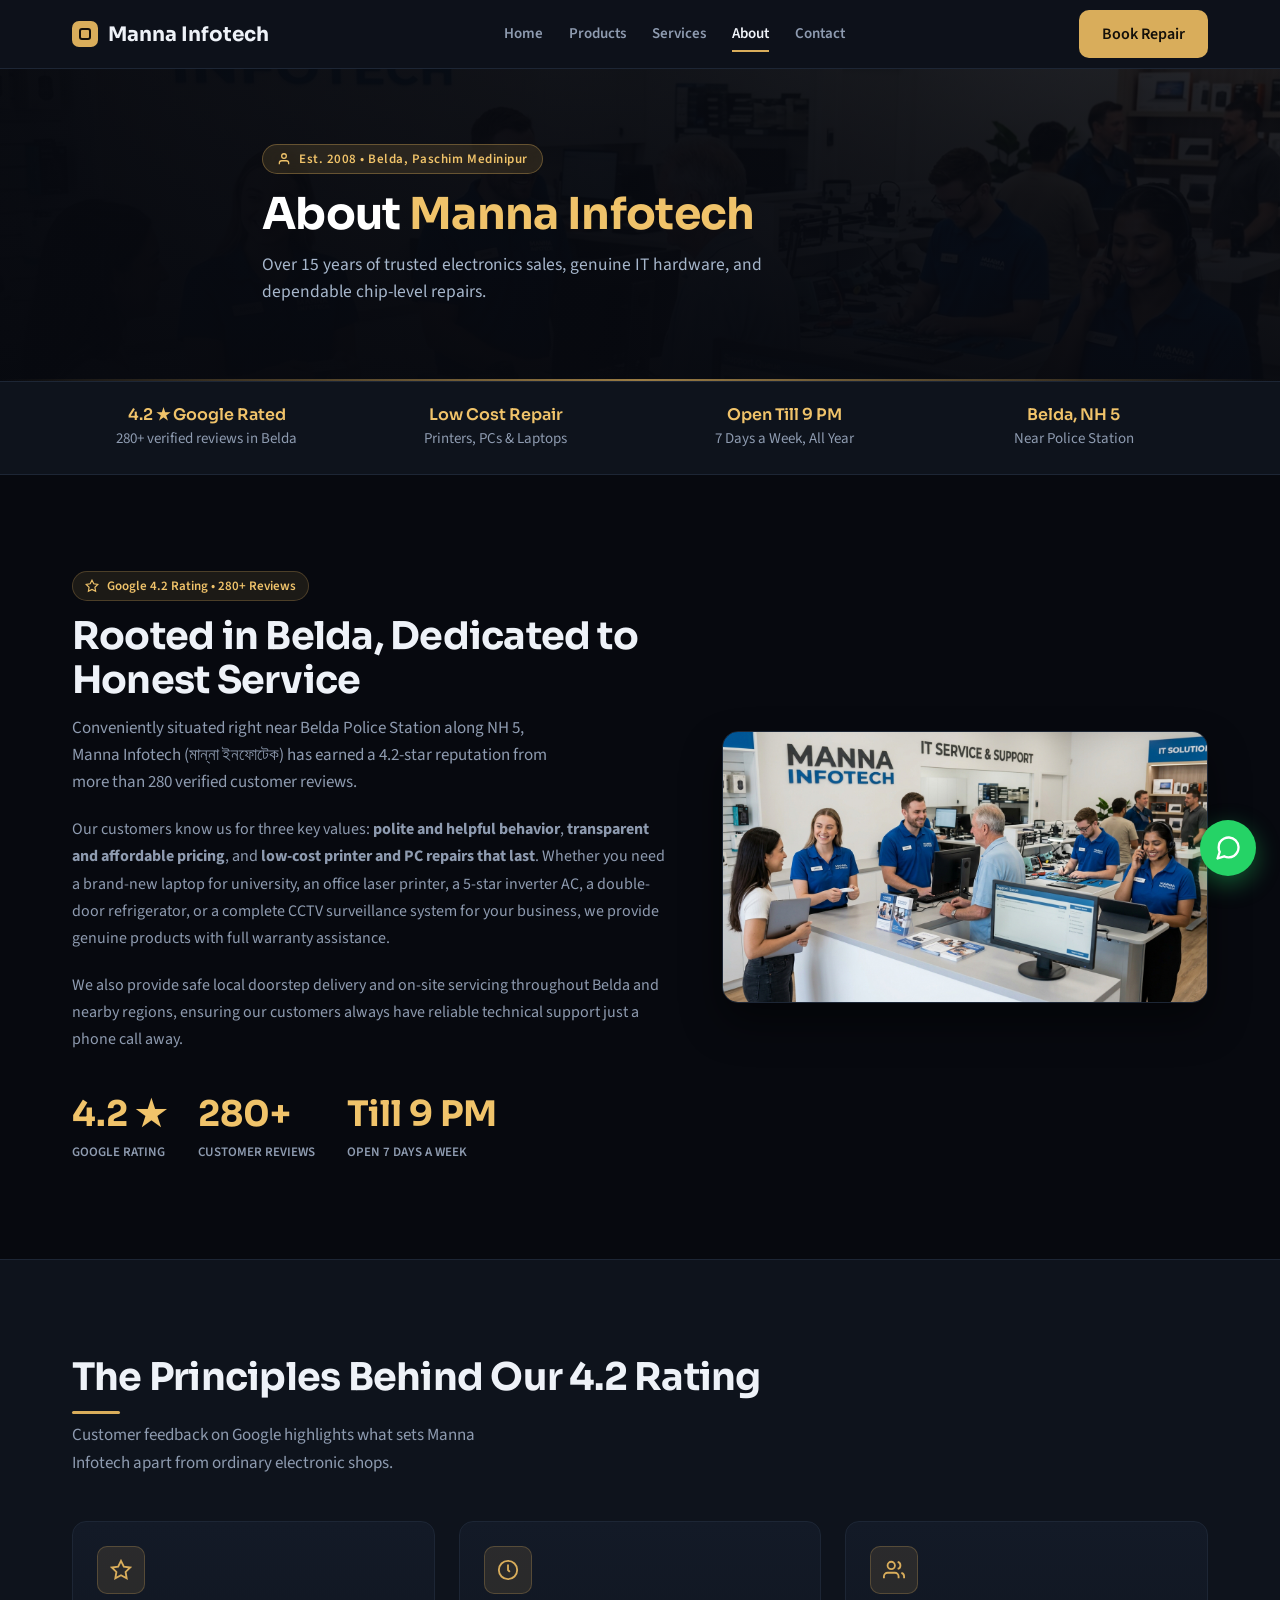
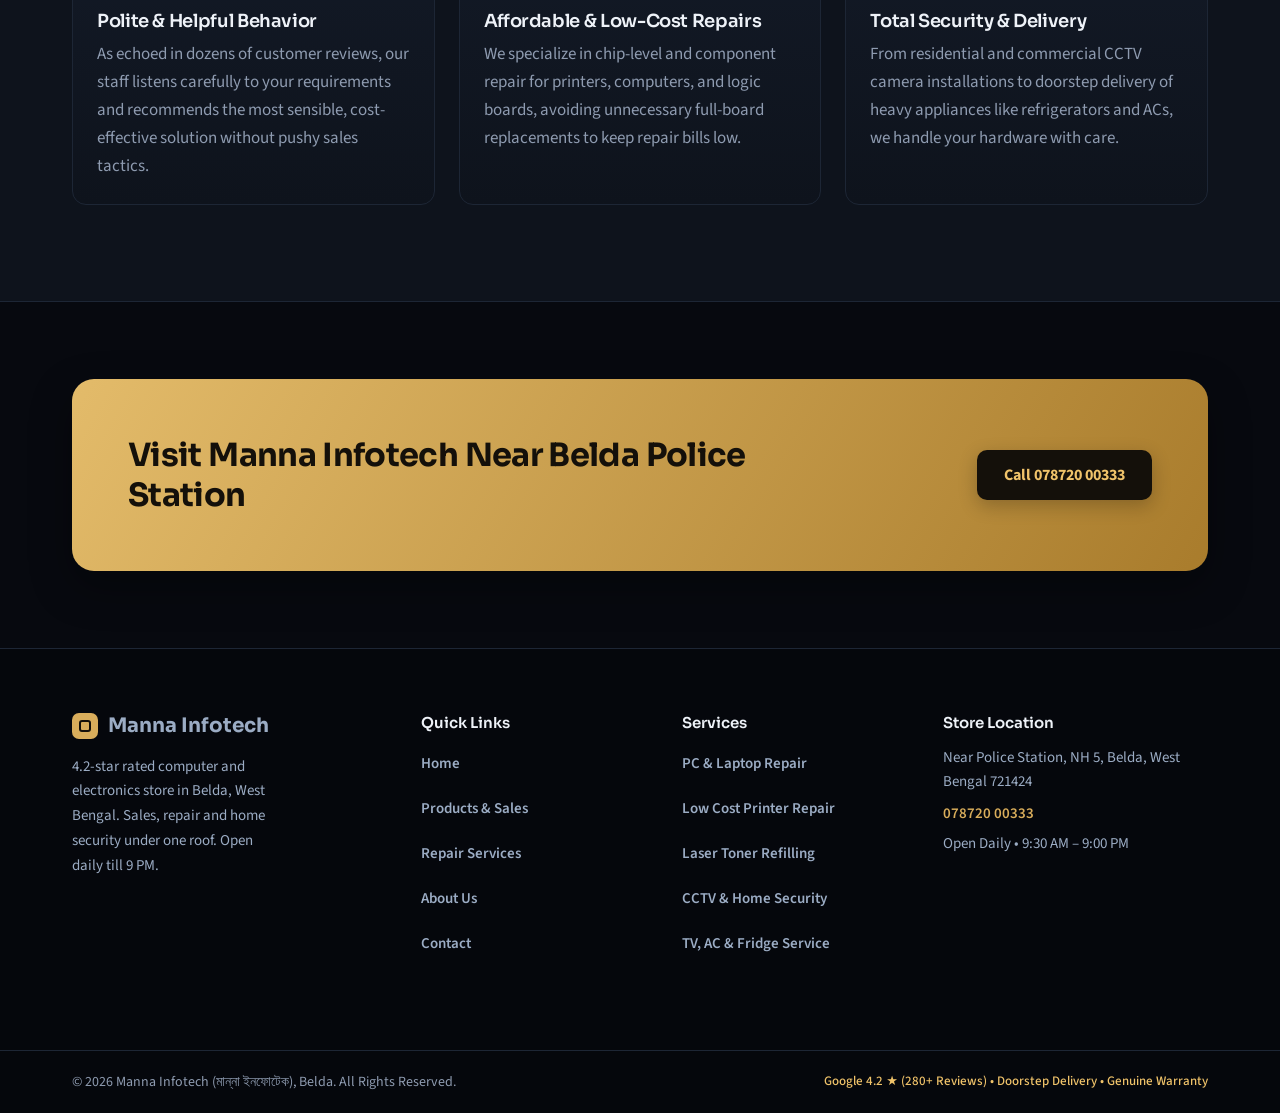
<file: about.html>
<!DOCTYPE html>
<html lang="en">

<head>
  <meta charset="UTF-8">
  <meta name="viewport" content="width=device-width, initial-scale=1.0, viewport-fit=cover">
  <title>About Us | Manna Infotech (মান্না ইনফোটেক) - Belda, Paschim Medinipur</title>
  <meta name="description"
    content="Established in 2008, Manna Infotech is Belda's highest-rated IT and electronics center with 280+ verified Google reviews. Genuine parts, polite service, and transparent pricing.">
  <meta name="keywords"
    content="about Manna Infotech, Belda tech store history, trusted electronics shop Belda, Paschim Medinipur computer center">
  <meta name="author" content="Manna Infotech">
  <meta name="robots" content="index, follow">
  <meta name="theme-color" content="#07090f">
  <meta name="msapplication-navbutton-color" content="#07090f">
  <meta name="apple-mobile-web-app-status-bar-style" content="black-translucent">
  <meta name="format-detection" content="telephone=yes">

  <!-- Local SEO Geo Tags -->
  <meta name="geo.region" content="IN-WB">
  <meta name="geo.placename" content="Belda, Paschim Medinipur">
  <meta name="geo.position" content="21.9497;87.3436">
  <meta name="ICBM" content="21.9497, 87.3436">

  <!-- Open Graph / Facebook -->
  <meta property="og:type" content="website">
  <meta property="og:site_name" content="Manna Infotech">
  <meta property="og:title" content="About Manna Infotech | Belda, Paschim Medinipur">
  <meta property="og:description"
    content="Over 15 years serving Belda with genuine IT hardware, polite technical support, and transparent repairs.">
  <meta property="og:image" content="images/team_service.jpg">
  <meta property="og:locale" content="en_IN">

  <!-- Twitter Card -->
  <meta name="twitter:card" content="summary_large_image">
  <meta name="twitter:title" content="About Manna Infotech | Belda, Paschim Medinipur">
  <meta name="twitter:description"
    content="Over 15 years serving Belda with genuine IT hardware, polite technical support, and transparent repairs.">
  <meta name="twitter:image" content="images/team_service.jpg">

  <!-- Fonts & Stylesheet -->
  <link rel="preconnect" href="https://fonts.googleapis.com">
  <link rel="preconnect" href="https://fonts.gstatic.com" crossorigin>
  <link
    href="https://fonts.googleapis.com/css2?family=Sora:wght@500;600;700&family=Source+Sans+3:wght@400;600&display=swap"
    rel="stylesheet">
  <link rel="stylesheet" href="css/style.css">
</head>

<body>

  <!-- ═══ HEADER ═══ -->
  <header>
    <div class="wrap">
      <a class="logo" href="index.html"><i></i>Manna Infotech</a>
      <div class="scrim" id="scrim"></div>
      <nav id="nav" aria-label="Main">
        <button class="x" id="x" aria-label="Close menu"><svg viewBox="0 0 24 24">
            <path d="M6 6l12 12M18 6L6 18" />
          </svg></button>
        <a href="index.html">Home</a>
        <a href="products.html">Products</a>
        <a href="services.html">Services</a>
        <a href="about.html" class="active">About</a>
        <a href="contact.html">Contact</a>
      </nav>

      <button class="btn" id="open" data-open-modal="repairModal">Book Repair</button>
      <button class="menu" id="menu" aria-label="Open menu" aria-expanded="false" aria-controls="nav">
        <svg viewBox="0 0 24 24">
          <path d="M4 7h16M4 12h16M4 17h16" />
        </svg>
      </button>
    </div>
  </header>

  <!-- ═══ PAGE BANNER ═══ -->
  <section class="page-banner about-banner">
    <div class="wrap page-banner-content">
      <div class="banner-badge">
        <svg viewBox="0 0 24 24"><path d="M20 21v-2a4 4 0 0 0-4-4H8a4 4 0 0 0-4 4v2"/><circle cx="12" cy="7" r="4"/></svg>
        Est. 2008 &bull; Belda, Paschim Medinipur
      </div>
      <h1>About <span class="highlight">Manna Infotech</span></h1>
      <p>Over 15 years of trusted electronics sales, genuine IT hardware, and dependable chip-level repairs.</p>
    </div>
  </section>

  <!-- ═══ TRUST BAR ═══ -->
  <div class="bar">
    <div class="wrap">
      <div><b>4.2 ★ Google Rated</b><span>280+ verified reviews in Belda</span></div>
      <div><b>Low Cost Repair</b><span>Printers, PCs &amp; Laptops</span></div>
      <div><b>Open Till 9 PM</b><span>7 Days a Week, All Year</span></div>
      <div><b>Belda, NH 5</b><span>Near Police Station</span></div>
    </div>
  </div>

  <!-- ═══ STORY & MISSION ═══ -->
  <section class="section" id="companyStory">
    <div class="wrap about-grid">
      <div>
        <span class="section-badge">
          <svg viewBox="0 0 24 24" fill="none" stroke="currentColor" stroke-width="2">
            <polygon
              points="12 2 15.09 8.26 22 9.27 17 14.14 18.18 21.02 12 17.77 5.82 21.02 7 14.14 2 9.27 8.91 8.26 12 2">
            </polygon>
          </svg>
          Google 4.2 Rating &bull; 280+ Reviews
        </span>
        <h2 class="section-title">Rooted in Belda, Dedicated to Honest Service</h2>
        <p class="section-subtitle" style="margin-bottom: 1.25rem;">
          Conveniently situated right near Belda Police Station along NH 5, Manna Infotech (মান্না ইনফোটেক) has earned a
          4.2-star reputation from more than 280 verified customer reviews.
        </p>
        <p style="color: var(--muted); font-size: 16px; line-height: 1.7; margin-bottom: 1.25rem;">
          Our customers know us for three key values: <strong>polite and helpful behavior</strong>, <strong>transparent
            and affordable pricing</strong>, and <strong>low-cost printer and PC repairs that last</strong>. Whether you
          need a brand-new laptop for university, an office laser printer, a 5-star inverter AC, a double-door
          refrigerator, or a complete CCTV surveillance system for your business, we provide genuine products with full
          warranty assistance.
        </p>
        <p style="color: var(--muted); font-size: 16px; line-height: 1.7; margin-bottom: 2rem;">
          We also provide safe local doorstep delivery and on-site servicing throughout Belda and nearby regions,
          ensuring our customers always have reliable technical support just a phone call away.
        </p>

        <div style="display: flex; gap: 2rem; flex-wrap: wrap;">
          <div>
            <div style="font-size: 2.2rem; font-weight: 700; font-family: Sora, sans-serif; color: var(--accent);">4.2 ★
            </div>
            <div style="font-size: 13px; font-weight: 600; color: var(--muted); text-transform: uppercase;">Google
              Rating</div>
          </div>
          <div>
            <div style="font-size: 2.2rem; font-weight: 700; font-family: Sora, sans-serif; color: var(--accent);">280+
            </div>
            <div style="font-size: 13px; font-weight: 600; color: var(--muted); text-transform: uppercase;">Customer
              Reviews</div>
          </div>
          <div>
            <div style="font-size: 2.2rem; font-weight: 700; font-family: Sora, sans-serif; color: var(--accent);">Till
              9 PM</div>
            <div style="font-size: 13px; font-weight: 600; color: var(--muted); text-transform: uppercase;">Open 7 Days
              a Week</div>
          </div>
        </div>
      </div>

      <div class="about-img-box">
        <img src="images/team_service.jpg" alt="Manna Infotech Belda Showroom and Technical Team" class="about-img">
      </div>
    </div>
  </section>

  <!-- ═══ CORE VALUES ═══ -->
  <section class="section services" id="coreValues">
    <div class="wrap">
      <div class="head">
        <div>
          <h2>The Principles Behind Our 4.2 Rating</h2>
          <p>Customer feedback on Google highlights what sets Manna Infotech apart from ordinary electronic shops.</p>
        </div>
      </div>

      <div class="values-grid">
        <div class="value-card">
          <div class="value-icon">
            <svg viewBox="0 0 24 24" fill="none" stroke="currentColor" stroke-width="2">
              <polygon
                points="12 2 15.09 8.26 22 9.27 17 14.14 18.18 21.02 12 17.77 5.82 21.02 7 14.14 2 9.27 8.91 8.26 12 2">
              </polygon>
            </svg>
          </div>
          <h3 class="value-title">Polite &amp; Helpful Behavior</h3>
          <p class="value-desc">
            As echoed in dozens of customer reviews, our staff listens carefully to your requirements and recommends the
            most sensible, cost-effective solution without pushy sales tactics.
          </p>
        </div>

        <div class="value-card">
          <div class="value-icon">
            <svg viewBox="0 0 24 24" fill="none" stroke="currentColor" stroke-width="2">
              <circle cx="12" cy="12" r="10"></circle>
              <polyline points="12 6 12 12 14 14"></polyline>
            </svg>
          </div>
          <h3 class="value-title">Affordable &amp; Low-Cost Repairs</h3>
          <p class="value-desc">
            We specialize in chip-level and component repair for printers, computers, and logic boards, avoiding
            unnecessary full-board replacements to keep repair bills low.
          </p>
        </div>

        <div class="value-card">
          <div class="value-icon">
            <svg viewBox="0 0 24 24" fill="none" stroke="currentColor" stroke-width="2">
              <path d="M17 21v-2a4 4 0 0 0-4-4H5a4 4 0 0 0-4 4v2"></path>
              <circle cx="9" cy="7" r="4"></circle>
              <path d="M23 21v-2a4 4 0 0 0-3-3.87"></path>
              <path d="M16 3.13a4 4 0 0 1 0 7.75"></path>
            </svg>
          </div>
          <h3 class="value-title">Total Security &amp; Delivery</h3>
          <p class="value-desc">
            From residential and commercial CCTV camera installations to doorstep delivery of heavy appliances like
            refrigerators and ACs, we handle your hardware with care.
          </p>
        </div>
      </div>
    </div>
  </section>

  <!-- ═══ CTA BANNER ═══ -->
  <section class="cta-sec">
    <div class="wrap">
      <div class="cta">
        <h2>Visit Manna Infotech Near Belda Police Station</h2>
        <a class="btn" href="tel:07872000333">Call 078720 00333</a>
      </div>
    </div>
  </section>

  <!-- ═══ FOOTER ═══ -->
  <footer>
    <div class="wrap footer-grid">
      <div class="footer-col">
        <a class="logo footer-logo" href="index.html"><i></i>Manna Infotech</a>
        <p class="footer-about">4.2-star rated computer and electronics store in Belda, West Bengal. Sales, repair and
          home security under one roof. Open daily till 9 PM.</p>
      </div>
      <div class="footer-col">
        <b class="footer-heading">Quick Links</b>
        <nav class="footer-nav">
          <a href="index.html">Home</a>
          <a href="products.html">Products &amp; Sales</a>
          <a href="services.html">Repair Services</a>
          <a href="about.html">About Us</a>
          <a href="contact.html">Contact</a>
        </nav>
      </div>
      <div class="footer-col">
        <b class="footer-heading">Services</b>
        <nav class="footer-nav">
          <a href="services.html">PC &amp; Laptop Repair</a>
          <a href="services.html">Low Cost Printer Repair</a>
          <a href="services.html">Laser Toner Refilling</a>
          <a href="services.html">CCTV &amp; Home Security</a>
          <a href="services.html">TV, AC &amp; Fridge Service</a>
        </nav>
      </div>
      <div class="footer-col">
        <b class="footer-heading">Store Location</b>
        <p class="footer-addr">Near Police Station, NH 5, Belda, West Bengal 721424</p>
        <a href="tel:07872000333" class="footer-phone">078720 00333</a>
        <p class="footer-hours">Open Daily &bull; 9:30 AM – 9:00 PM</p>
      </div>
    </div>
    <div class="footer-bottom">
      <div class="wrap footer-bottom-inner">
        <span class="footer-copy">&copy; 2026 Manna Infotech (মান্না ইনফোটেক), Belda. All Rights Reserved.</span>
        <span class="footer-badges">Google 4.2 ★ (280+ Reviews) &bull; Doorstep Delivery &bull; Genuine Warranty</span>
      </div>
    </div>
  </footer>

  <!-- ═══ REPAIR MODAL ═══ -->
  <div class="modal-overlay" id="repairModal">
    <div class="modal-dialog">
      <div class="modal-header">
        <h3 class="modal-title">Book a Device Repair in Belda</h3>
        <button type="button" class="modal-close" data-close-modal aria-label="Close">
          <svg viewBox="0 0 24 24" fill="none" stroke="currentColor" stroke-width="2">
            <line x1="18" y1="6" x2="6" y2="18" />
            <line x1="6" y1="6" x2="18" y2="18" />
          </svg>
        </button>
      </div>
      <div class="modal-body">
        <form class="js-ajax-form">
          <div class="form-grid">
            <div class="form-group">
              <label class="form-label" for="repairName">Your Full Name</label>
              <input type="text" id="repairName" name="name" class="form-control" placeholder="e.g. Rahul Pradhan"
                required>
            </div>
            <div class="form-group">
              <label class="form-label" for="repairPhone">Phone Number</label>
              <input type="tel" id="repairPhone" name="phone" class="form-control" placeholder="e.g. 07872000333"
                required>
            </div>
            <div class="form-group">
              <label class="form-label" for="deviceType">Device Type</label>
              <select id="deviceType" name="device_type" class="form-control" required>
                <option value="Laptop">Laptop (HP, Dell, Lenovo, etc.)</option>
                <option value="Desktop PC">Desktop PC / Workstation</option>
                <option value="Printer">Laser / InkTank Printer Repair &amp; Refill</option>
                <option value="Smart TV">Smart LED TV</option>
                <option value="Air Conditioner">Air Conditioner (AC)</option>
                <option value="Refrigerator">Refrigerator</option>
                <option value="CCTV Security">CCTV Security System</option>
              </select>
            </div>
            <div class="form-group">
              <label class="form-label" for="deviceModel">Brand &amp; Model</label>
              <input type="text" id="deviceModel" name="device_model" class="form-control"
                placeholder="e.g. HP 15s / Epson L3210" required>
            </div>
            <div class="form-group full-width">
              <label class="form-label" for="issueDetails">Describe the Problem</label>
              <textarea id="issueDetails" name="issue" class="form-control"
                placeholder="e.g. No display / paper jam / need toner refill..."></textarea>
            </div>
            <div class="form-group full-width">
              <button type="submit" class="btn btn-whatsapp btn-block">
                <svg viewBox="0 0 24 24" fill="none" stroke="currentColor" stroke-width="2">
                  <path
                    d="M21 11.5a8.38 8.38 0 0 1-.9 3.8 8.5 8.5 0 0 1-7.6 4.7 8.38 8.38 0 0 1-3.8-.9L3 21l1.9-5.7a8.38 8.38 0 0 1-.9-3.8 8.5 8.5 0 0 1 4.7-7.6 8.38 8.38 0 0 1 3.8-.9h.5a8.48 8.48 0 0 1 8 8v.5z" />
                </svg>
                Confirm &amp; Send Booking via WhatsApp
              </button>
            </div>
          </div>
        </form>
      </div>
    </div>
  </div>

  <!-- ═══ FLOATING WHATSAPP ═══ -->
  <a href="https://wa.me/917872000333" target="_blank" rel="noopener noreferrer" class="whatsapp-float-btn"
    aria-label="Chat on WhatsApp">
    <svg viewBox="0 0 24 24" fill="none" stroke="currentColor" stroke-width="2" stroke-linecap="round"
      stroke-linejoin="round">
      <path
        d="M21 11.5a8.38 8.38 0 0 1-.9 3.8 8.5 8.5 0 0 1-7.6 4.7 8.38 8.38 0 0 1-3.8-.9L3 21l1.9-5.7a8.38 8.38 0 0 1-.9-3.8 8.5 8.5 0 0 1 4.7-7.6 8.38 8.38 0 0 1 3.8-.9h.5a8.48 8.48 0 0 1 8 8v.5z" />
    </svg>
    <span class="whatsapp-float-tooltip">Chat on WhatsApp</span>
  </a>

  <!-- JavaScript -->
  <script src="js/main.js"></script>
</body>

</html>
</file>
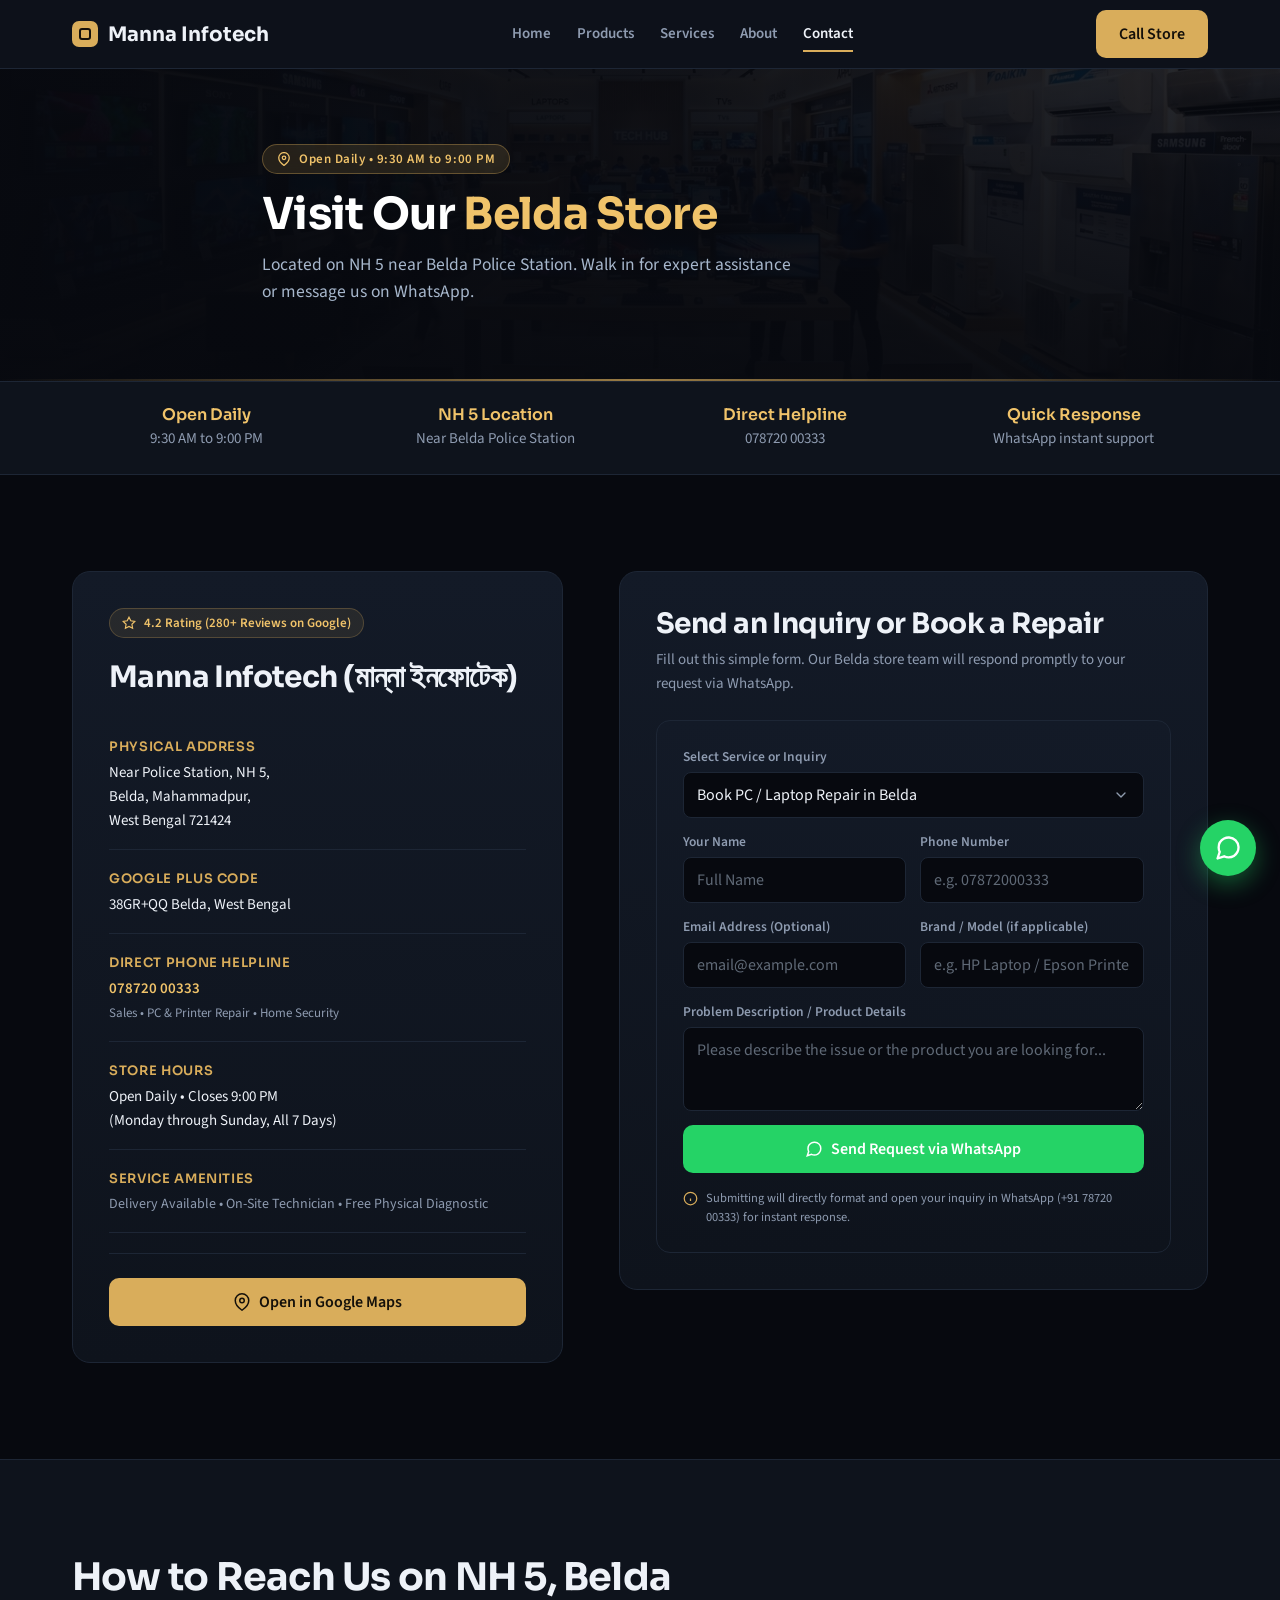
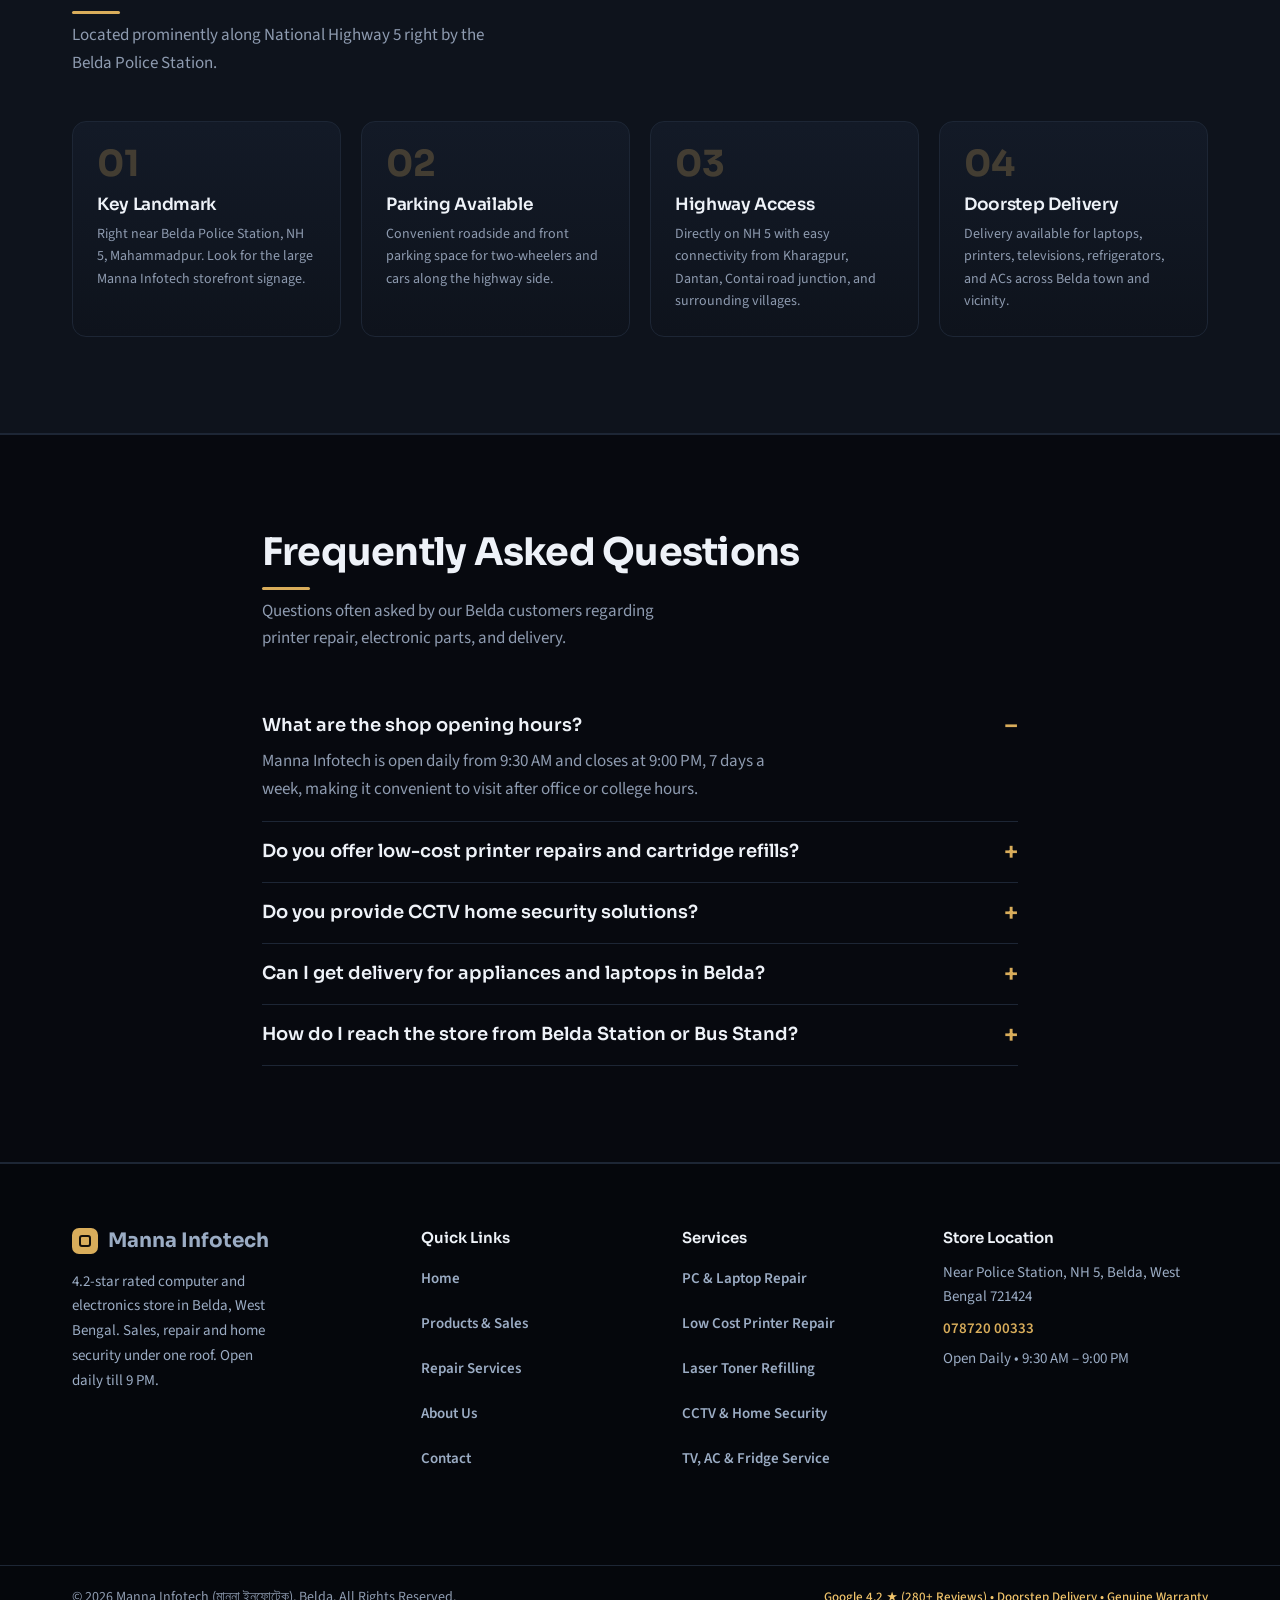
<file: contact.html>
<!DOCTYPE html>
<html lang="en">

<head>
  <meta charset="UTF-8">
  <meta name="viewport" content="width=device-width, initial-scale=1.0, viewport-fit=cover">
  <title>Contact &amp; Store Location | Manna Infotech - Belda, NH 5</title>
  <meta name="description"
    content="Visit Manna Infotech on NH 5, near Belda Police Station, Paschim Medinipur, WB 721424. Open 7 days a week from 9:30 AM to 9:00 PM. Call or WhatsApp 078720 00333 for immediate sales &amp; repair help.">
  <meta name="keywords"
    content="Manna Infotech phone number, Manna Infotech address, Belda Police Station computer shop, electronics store NH 5 Belda, laptop service contact Belda">
  <meta name="author" content="Manna Infotech">
  <meta name="robots" content="index, follow">
  <meta name="theme-color" content="#07090f">
  <meta name="msapplication-navbutton-color" content="#07090f">
  <meta name="apple-mobile-web-app-status-bar-style" content="black-translucent">
  <meta name="format-detection" content="telephone=yes">

  <!-- Local SEO Geo Tags -->
  <meta name="geo.region" content="IN-WB">
  <meta name="geo.placename" content="Belda, Paschim Medinipur">
  <meta name="geo.position" content="21.9497;87.3436">
  <meta name="ICBM" content="21.9497, 87.3436">

  <!-- Open Graph / Facebook -->
  <meta property="og:type" content="website">
  <meta property="og:site_name" content="Manna Infotech">
  <meta property="og:title" content="Contact &amp; Store Location | Manna Infotech Belda">
  <meta property="og:description"
    content="Near Belda Police Station, NH 5, West Bengal. Open daily till 9:00 PM. Call or WhatsApp 078720 00333.">
  <meta property="og:image" content="images/hero_showroom.jpg">
  <meta property="og:locale" content="en_IN">

  <!-- Twitter Card -->
  <meta name="twitter:card" content="summary_large_image">
  <meta name="twitter:title" content="Contact &amp; Store Location | Manna Infotech Belda">
  <meta name="twitter:description"
    content="Near Belda Police Station, NH 5, West Bengal. Open daily till 9:00 PM. Call or WhatsApp 078720 00333.">
  <meta name="twitter:image" content="images/hero_showroom.jpg">

  <!-- Fonts & Stylesheet -->
  <link rel="preconnect" href="https://fonts.googleapis.com">
  <link rel="preconnect" href="https://fonts.gstatic.com" crossorigin>
  <link
    href="https://fonts.googleapis.com/css2?family=Sora:wght@500;600;700&family=Source+Sans+3:wght@400;600&display=swap"
    rel="stylesheet">
  <link rel="stylesheet" href="css/style.css">
</head>

<body>

  <!-- ═══ HEADER ═══ -->
  <header>
    <div class="wrap">
      <a class="logo" href="index.html"><i></i>Manna Infotech</a>
      <div class="scrim" id="scrim"></div>
      <nav id="nav" aria-label="Main">
        <button class="x" id="x" aria-label="Close menu"><svg viewBox="0 0 24 24">
            <path d="M6 6l12 12M18 6L6 18" />
          </svg></button>
        <a href="index.html">Home</a>
        <a href="products.html">Products</a>
        <a href="services.html">Services</a>
        <a href="about.html">About</a>
        <a href="contact.html" class="active">Contact</a>
      </nav>

      <a href="tel:07872000333" class="btn" id="open">Call Store</a>
      <button class="menu" id="menu" aria-label="Open menu" aria-expanded="false" aria-controls="nav">
        <svg viewBox="0 0 24 24">
          <path d="M4 7h16M4 12h16M4 17h16" />
        </svg>
      </button>
    </div>
  </header>

  <!-- ═══ PAGE BANNER ═══ -->
  <section class="page-banner contact-banner">
    <div class="wrap page-banner-content">
      <div class="banner-badge">
        <svg viewBox="0 0 24 24"><path d="M21 10c0 7-9 13-9 13s-9-6-9-13a9 9 0 0 1 18 0z"/><circle cx="12" cy="10" r="3"/></svg>
        Open Daily &bull; 9:30 AM to 9:00 PM
      </div>
      <h1>Visit Our <span class="highlight">Belda Store</span></h1>
      <p>Located on NH 5 near Belda Police Station. Walk in for expert assistance or message us on WhatsApp.</p>
    </div>
  </section>

  <!-- ═══ TRUST BAR ═══ -->
  <div class="bar">
    <div class="wrap">
      <div><b>Open Daily</b><span>9:30 AM to 9:00 PM</span></div>
      <div><b>NH 5 Location</b><span>Near Belda Police Station</span></div>
      <div><b>Direct Helpline</b><span>078720 00333</span></div>
      <div><b>Quick Response</b><span>WhatsApp instant support</span></div>
    </div>
  </div>

  <!-- ═══ CONTACT SECTION ═══ -->
  <section class="section" id="contactSection">
    <div class="wrap contact-grid">

      <!-- Store Info Card -->
      <div class="contact-info-card">
        <div>
          <span class="section-badge">
            <svg viewBox="0 0 24 24" fill="none" stroke="currentColor" stroke-width="2">
              <polygon
                points="12 2 15.09 8.26 22 9.27 17 14.14 18.18 21.02 12 17.77 5.82 21.02 7 14.14 2 9.27 8.91 8.26 12 2">
              </polygon>
            </svg>
            4.2 Rating (280+ Reviews on Google)
          </span>
          <h2
            style="font-size: 1.85rem; font-weight: 700; color: var(--ink); margin-bottom: 1.5rem; margin-top: 0.5rem; font-family: Sora, sans-serif;">
            Manna Infotech (মান্না ইনফোটেক)
          </h2>
        </div>

        <div class="contact-block">
          <div class="contact-label">Physical Address</div>
          <div class="contact-val">
            Near Police Station, NH 5,<br>
            Belda, Mahammadpur,<br>
            West Bengal 721424
          </div>
        </div>

        <div class="contact-block">
          <div class="contact-label">Google Plus Code</div>
          <div class="contact-val">
            38GR+QQ Belda, West Bengal
          </div>
        </div>

        <div class="contact-block">
          <div class="contact-label">Direct Phone Helpline</div>
          <div class="contact-val">
            <a href="tel:07872000333">078720 00333</a><br>
            <span style="font-size: 13px; color: var(--muted);">Sales &bull; PC &amp; Printer Repair &bull; Home
              Security</span>
          </div>
        </div>

        <div class="contact-block">
          <div class="contact-label">Store Hours</div>
          <div class="contact-val">
            Open Daily &bull; Closes 9:00 PM<br>
            (Monday through Sunday, All 7 Days)
          </div>
        </div>

        <div class="contact-block">
          <div class="contact-label">Service Amenities</div>
          <div class="contact-val" style="font-size: 14px; color: var(--muted);">
            Delivery Available &bull; On-Site Technician &bull; Free Physical Diagnostic
          </div>
        </div>

        <div style="margin-top: auto; padding-top: 1.5rem; border-top: 1px solid var(--line);">
          <a href="https://www.google.com/maps/search/?api=1&query=Manna+Infotech+Near+Police+Station+NH+5+Belda+Mahammadpur+West+Bengal+721424"
            target="_blank" rel="noopener" class="btn btn-block">
            <svg viewBox="0 0 24 24" fill="none" stroke="currentColor" stroke-width="2">
              <path d="M21 10c0 7-9 13-9 13s-9-6-9-13a9 9 0 0 1 18 0z"></path>
              <circle cx="12" cy="10" r="3"></circle>
            </svg>
            Open in Google Maps
          </a>
        </div>
      </div>

      <!-- Contact / Service Booking Form -->
      <div class="contact-form-card">
        <h2
          style="font-size: 1.75rem; font-weight: 700; color: var(--ink); margin-bottom: 0.5rem; font-family: Sora, sans-serif;">
          Send an Inquiry or Book a Repair
        </h2>
        <p style="font-size: 15px; color: var(--muted); margin-bottom: 1.5rem;">
          Fill out this simple form. Our Belda store team will respond promptly to your request via WhatsApp.
        </p>

        <form class="js-ajax-form">
          <div class="form-grid">
            <div class="form-group full-width">
              <label class="form-label" for="inquiryType">Select Service or Inquiry</label>
              <select id="inquiryType" name="inquiry_type" class="form-control" required>
                <option value="Laptop / Computer Repair">Book PC / Laptop Repair in Belda</option>
                <option value="Printer Service / Refill">Low Cost Printer Repair &amp; Toner Refill</option>
                <option value="Home Security & CCTV">CCTV Security System Installation / Repair</option>
                <option value="Buy Laptop or Computer">Inquire to Buy Laptop or Assembled PC</option>
                <option value="Buy TV, AC or Fridge">Inquire to Buy Smart TV, Inverter AC or Refrigerator</option>
                <option value="Electronic Parts & SSD">Electronic Parts, SSD, or RAM Upgrade</option>
                <option value="General Query">General Question / Other</option>
              </select>
            </div>

            <div class="form-group">
              <label class="form-label" for="contactName">Your Name</label>
              <input type="text" id="contactName" name="name" class="form-control" placeholder="Full Name" required>
            </div>

            <div class="form-group">
              <label class="form-label" for="contactPhone">Phone Number</label>
              <input type="tel" id="contactPhone" name="phone" class="form-control" placeholder="e.g. 07872000333"
                required>
            </div>

            <div class="form-group">
              <label class="form-label" for="contactEmail">Email Address (Optional)</label>
              <input type="email" id="contactEmail" name="email" class="form-control" placeholder="email@example.com">
            </div>

            <div class="form-group">
              <label class="form-label" for="deviceModelName">Brand / Model (if applicable)</label>
              <input type="text" id="deviceModelName" name="device_model" class="form-control"
                placeholder="e.g. HP Laptop / Epson Printer / CP Plus">
            </div>

            <div class="form-group full-width">
              <label class="form-label" for="contactMessage">Problem Description / Product Details</label>
              <textarea id="contactMessage" name="message" class="form-control"
                placeholder="Please describe the issue or the product you are looking for..." required></textarea>
            </div>

            <div class="form-group full-width">
              <button type="submit" class="btn btn-whatsapp btn-block btn-lg">
                <svg viewBox="0 0 24 24" fill="none" stroke="currentColor" stroke-width="2">
                  <path
                    d="M21 11.5a8.38 8.38 0 0 1-.9 3.8 8.5 8.5 0 0 1-7.6 4.7 8.38 8.38 0 0 1-3.8-.9L3 21l1.9-5.7a8.38 8.38 0 0 1-.9-3.8 8.5 8.5 0 0 1 4.7-7.6 8.38 8.38 0 0 1 3.8-.9h.5a8.48 8.48 0 0 1 8 8v.5z">
                  </path>
                </svg>
                Send Request via WhatsApp
              </button>
              <p class="form-submit-hint">
                <svg viewBox="0 0 24 24" fill="none" stroke="currentColor" stroke-width="2">
                  <circle cx="12" cy="12" r="10"></circle>
                  <line x1="12" y1="16" x2="12" y2="12"></line>
                  <line x1="12" y1="8" x2="12.01" y2="8"></line>
                </svg>
                Submitting will directly format and open your inquiry in WhatsApp (+91 78720 00333) for instant
                response.
              </p>
            </div>
          </div>
        </form>
      </div>

    </div>
  </section>

  <!-- ═══ LANDMARK DIRECTIONS ═══ -->
  <section class="section services" id="locationDirections">
    <div class="wrap">
      <div class="head">
        <div>
          <h2>How to Reach Us on NH 5, Belda</h2>
          <p>Located prominently along National Highway 5 right by the Belda Police Station.</p>
        </div>
      </div>

      <div class="workflow-grid">
        <div class="step-card">
          <div class="step-num">01</div>
          <h3 class="step-title">Key Landmark</h3>
          <p class="step-desc">Right near Belda Police Station, NH 5, Mahammadpur. Look for the large Manna Infotech
            storefront signage.</p>
        </div>

        <div class="step-card">
          <div class="step-num">02</div>
          <h3 class="step-title">Parking Available</h3>
          <p class="step-desc">Convenient roadside and front parking space for two-wheelers and cars along the highway
            side.</p>
        </div>

        <div class="step-card">
          <div class="step-num">03</div>
          <h3 class="step-title">Highway Access</h3>
          <p class="step-desc">Directly on NH 5 with easy connectivity from Kharagpur, Dantan, Contai road junction, and
            surrounding villages.</p>
        </div>

        <div class="step-card">
          <div class="step-num">04</div>
          <h3 class="step-title">Doorstep Delivery</h3>
          <p class="step-desc">Delivery available for laptops, printers, televisions, refrigerators, and ACs across
            Belda town and vicinity.</p>
        </div>
      </div>
    </div>
  </section>

  <!-- ═══ FAQ ACCORDION ═══ -->
  <section class="services" id="faqSection" style="background:var(--bg); border-top:1px solid var(--line);">
    <div class="wrap faq">
      <div class="head">
        <div>
          <h2>Frequently Asked Questions</h2>
          <p>Questions often asked by our Belda customers regarding printer repair, electronic parts, and delivery.</p>
        </div>
      </div>

      <details open>
        <summary>What are the shop opening hours?</summary>
        <p>Manna Infotech is open daily from 9:30 AM and closes at 9:00 PM, 7 days a week, making it convenient to visit
          after office or college hours.</p>
      </details>

      <details>
        <summary>Do you offer low-cost printer repairs and cartridge refills?</summary>
        <p>Yes! Low cost, dependable printer repair and toner refilling are among our most highly praised services on
          Google. We service HP, Epson, Canon, and Brother models with high-grade inks and toners.</p>
      </details>

      <details>
        <summary>Do you provide CCTV home security solutions?</summary>
        <p>Yes, we provide total home and commercial security camera setup (CP Plus, Hikvision), including cable
          routing, DVR storage configuration, mobile app live viewing, and post-installation maintenance.</p>
      </details>

      <details>
        <summary>Can I get delivery for appliances and laptops in Belda?</summary>
        <p>Yes, delivery is available for all products including laptops, Smart TVs, Inverter ACs, and refrigerators
          across the Belda, Mahammadpur, and adjacent areas.</p>
      </details>

      <details>
        <summary>How do I reach the store from Belda Station or Bus Stand?</summary>
        <p>Our store is located right on NH 5, near the Belda Police Station. Any local toto or auto-rickshaw from Belda
          railway station or bus stand will drop you directly in front of our shop in just 5 minutes.</p>
      </details>
    </div>
  </section>

  <!-- ═══ FOOTER ═══ -->
  <footer>
    <div class="wrap footer-grid">
      <div class="footer-col">
        <a class="logo footer-logo" href="index.html"><i></i>Manna Infotech</a>
        <p class="footer-about">4.2-star rated computer and electronics store in Belda, West Bengal. Sales, repair and
          home security under one roof. Open daily till 9 PM.</p>
      </div>
      <div class="footer-col">
        <b class="footer-heading">Quick Links</b>
        <nav class="footer-nav">
          <a href="index.html">Home</a>
          <a href="products.html">Products &amp; Sales</a>
          <a href="services.html">Repair Services</a>
          <a href="about.html">About Us</a>
          <a href="contact.html">Contact</a>
        </nav>
      </div>
      <div class="footer-col">
        <b class="footer-heading">Services</b>
        <nav class="footer-nav">
          <a href="services.html">PC &amp; Laptop Repair</a>
          <a href="services.html">Low Cost Printer Repair</a>
          <a href="services.html">Laser Toner Refilling</a>
          <a href="services.html">CCTV &amp; Home Security</a>
          <a href="services.html">TV, AC &amp; Fridge Service</a>
        </nav>
      </div>
      <div class="footer-col">
        <b class="footer-heading">Store Location</b>
        <p class="footer-addr">Near Police Station, NH 5, Belda, West Bengal 721424</p>
        <a href="tel:07872000333" class="footer-phone">078720 00333</a>
        <p class="footer-hours">Open Daily &bull; 9:30 AM – 9:00 PM</p>
      </div>
    </div>
    <div class="footer-bottom">
      <div class="wrap footer-bottom-inner">
        <span class="footer-copy">&copy; 2026 Manna Infotech (মান্না ইনফোটেক), Belda. All Rights Reserved.</span>
        <span class="footer-badges">Google 4.2 ★ (280+ Reviews) &bull; Doorstep Delivery &bull; Genuine Warranty</span>
      </div>
    </div>
  </footer>

  <!-- ═══ FLOATING WHATSAPP ═══ -->
  <a href="https://wa.me/917872000333" target="_blank" rel="noopener noreferrer" class="whatsapp-float-btn"
    aria-label="Chat on WhatsApp">
    <svg viewBox="0 0 24 24" fill="none" stroke="currentColor" stroke-width="2" stroke-linecap="round"
      stroke-linejoin="round">
      <path
        d="M21 11.5a8.38 8.38 0 0 1-.9 3.8 8.5 8.5 0 0 1-7.6 4.7 8.38 8.38 0 0 1-3.8-.9L3 21l1.9-5.7a8.38 8.38 0 0 1-.9-3.8 8.5 8.5 0 0 1 4.7-7.6 8.38 8.38 0 0 1 3.8-.9h.5a8.48 8.48 0 0 1 8 8v.5z">
      </path>
    </svg>
    <span class="whatsapp-float-tooltip">Chat on WhatsApp</span>
  </a>

  <!-- JavaScript -->
  <script src="js/main.js"></script>
</body>

</html>
</file>
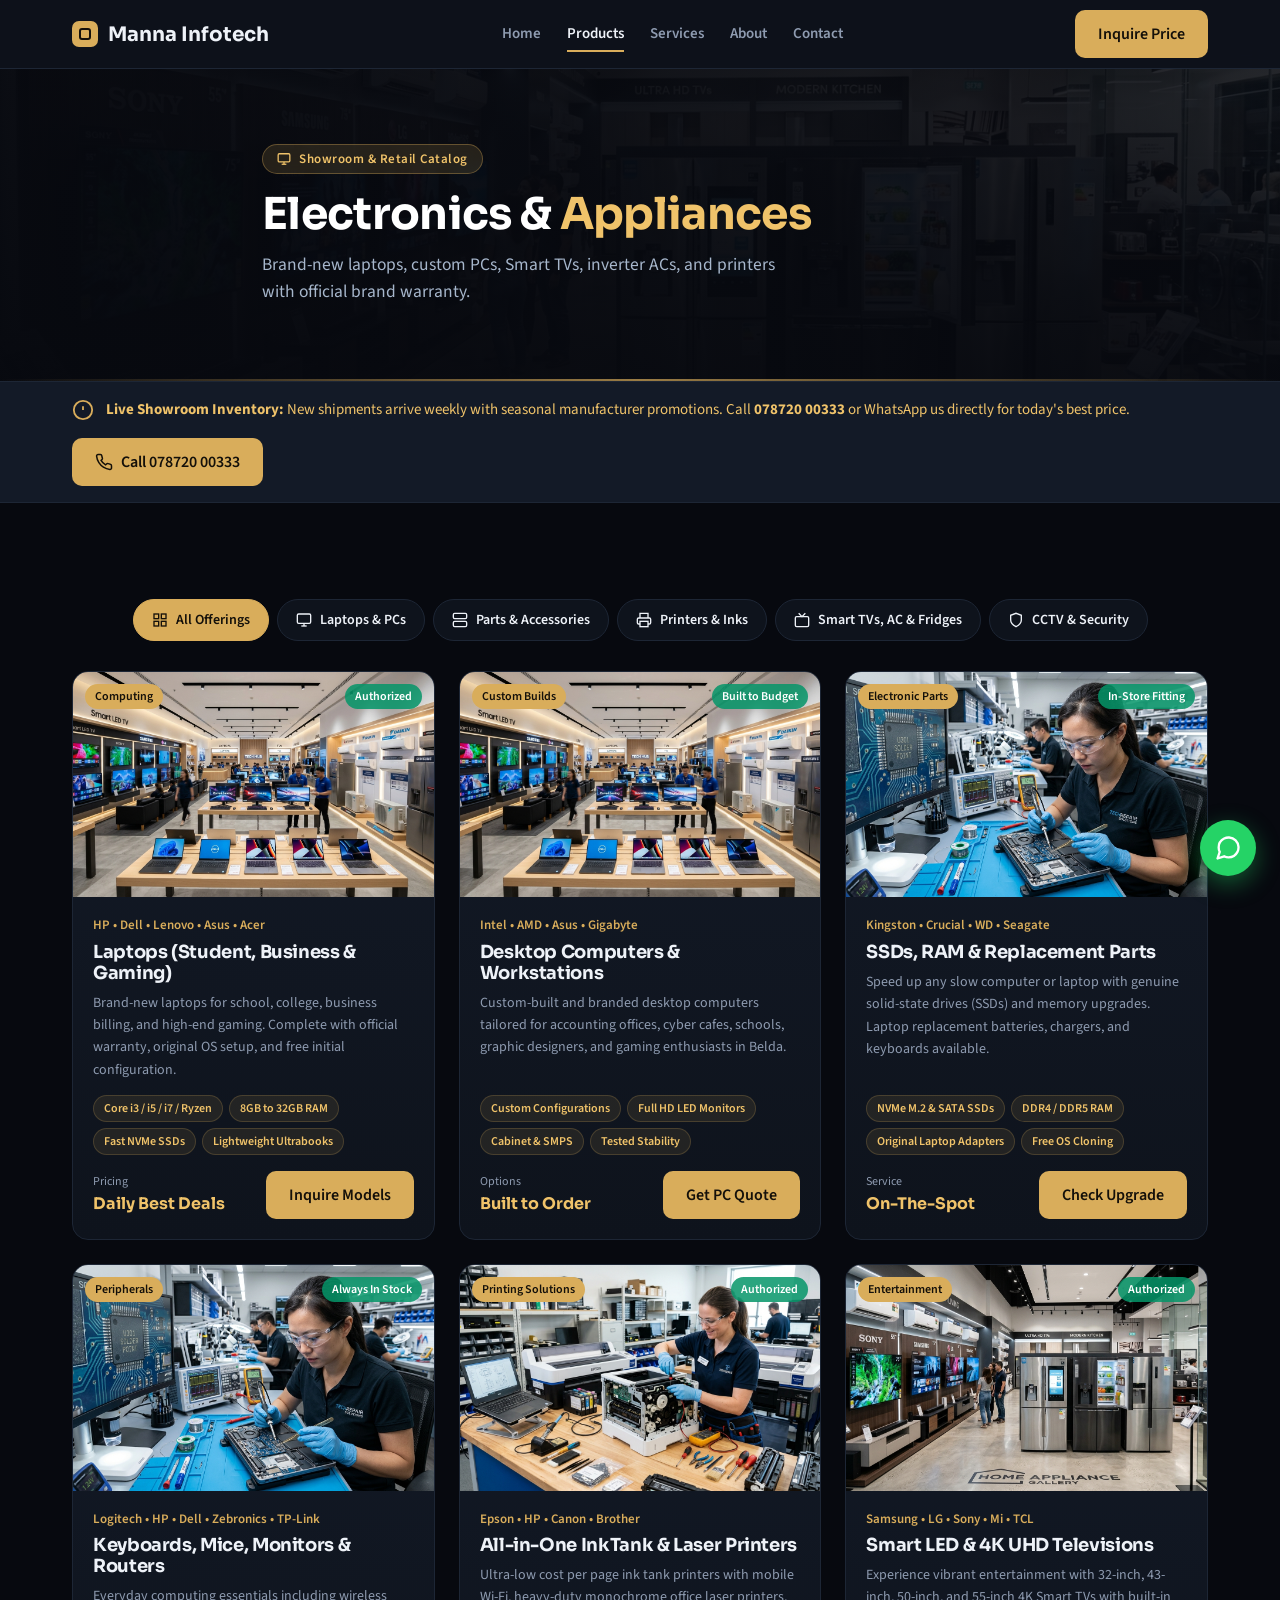
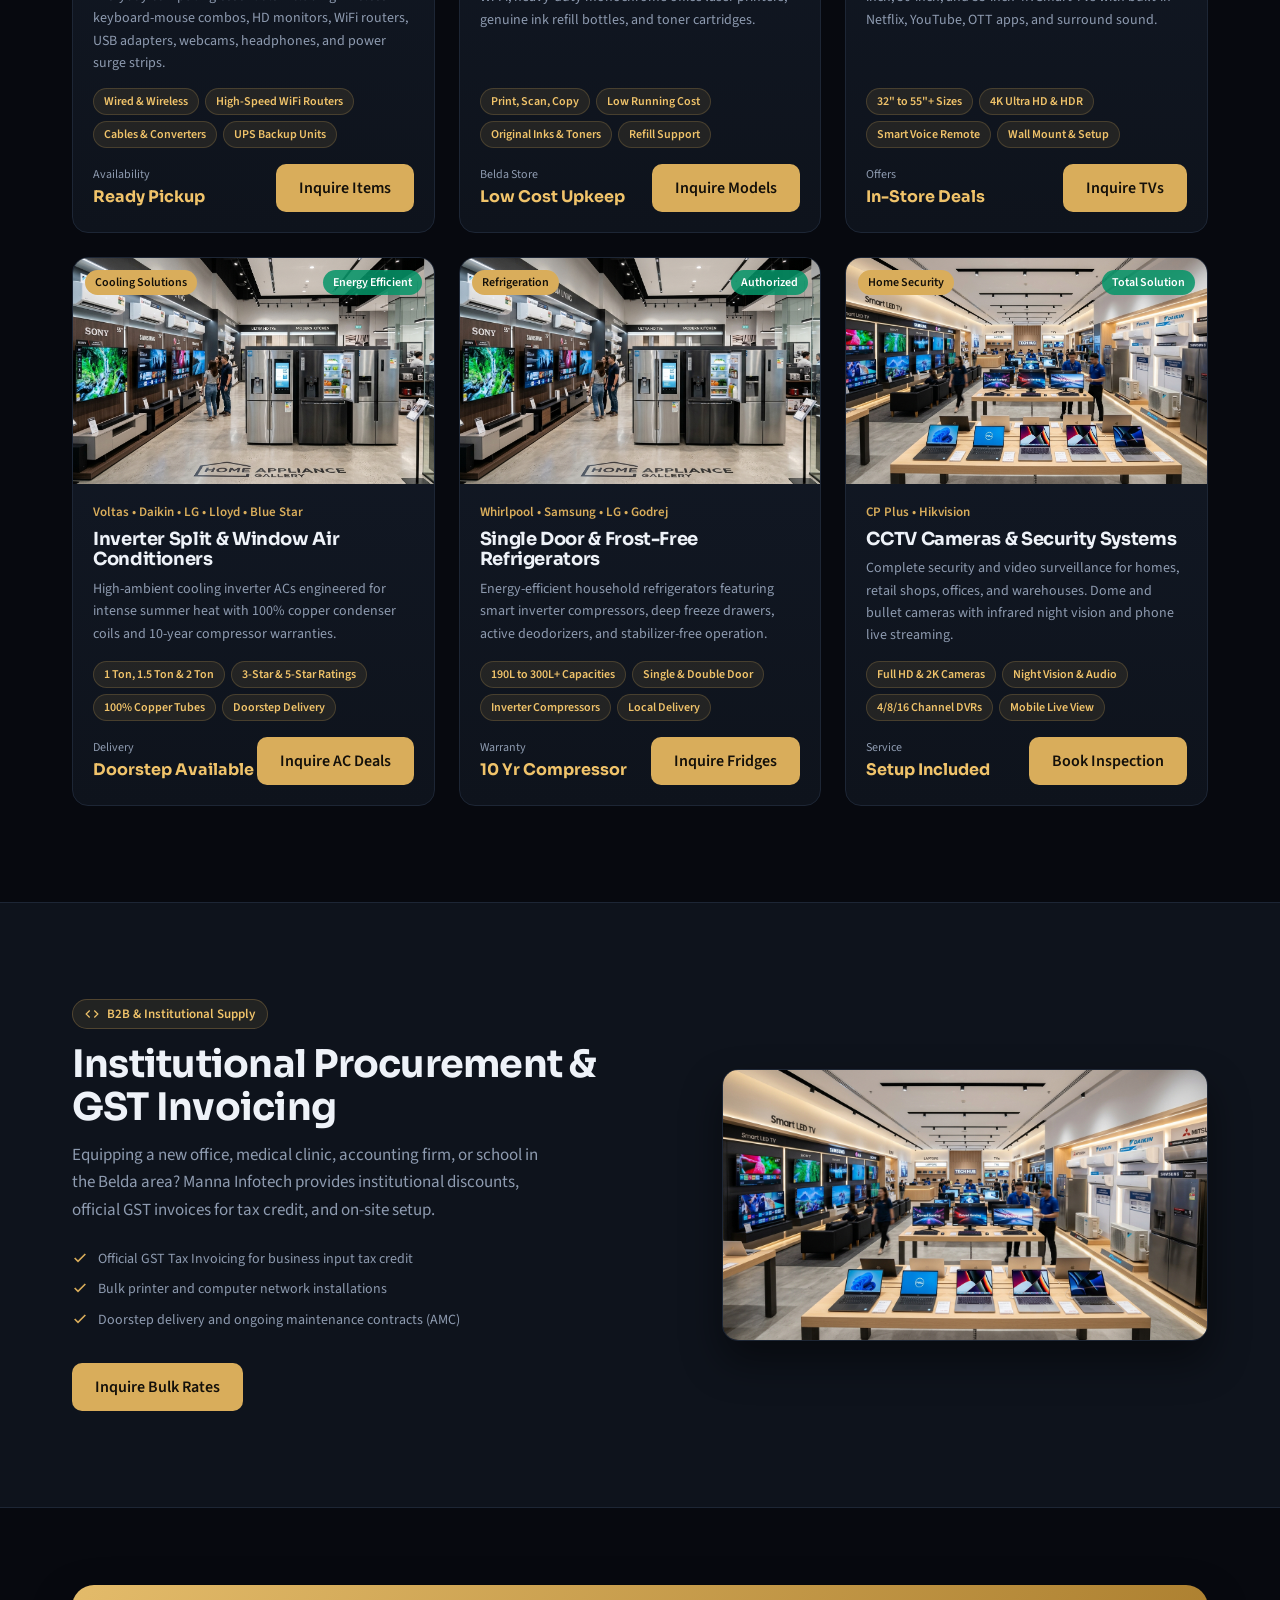
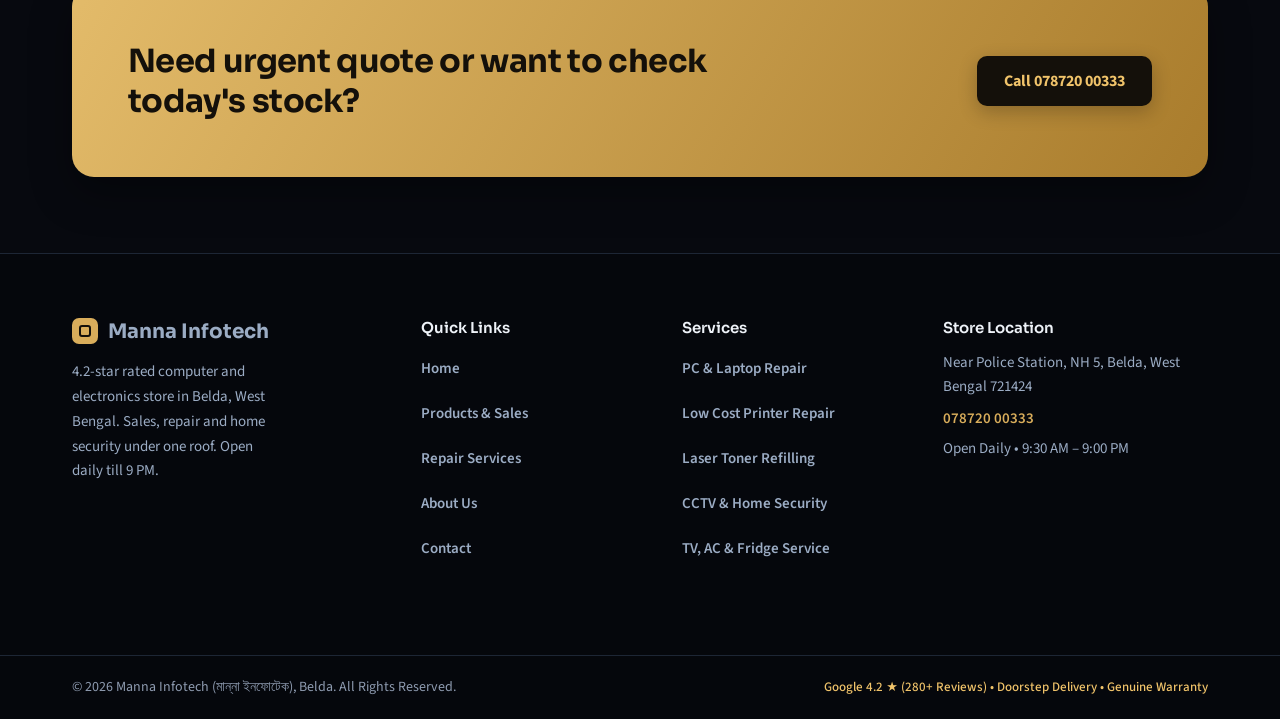
<file: products.html>
<!DOCTYPE html>
<html lang="en">

<head>
  <meta charset="UTF-8">
  <meta name="viewport" content="width=device-width, initial-scale=1.0, viewport-fit=cover">
  <title>Electronics, Computers &amp; Appliances Showroom | Manna Infotech - Belda</title>
  <meta name="description"
    content="Browse brand-new laptops (HP, Dell, Lenovo), custom gaming PCs, Samsung Smart TVs, Inverter ACs, Epson EcoTank printers, and CP Plus CCTV security systems at Manna Infotech Belda showroom.">
  <meta name="keywords"
    content="buy laptop Belda, gaming PC Paschim Medinipur, Smart TV Belda, inverter AC dealer Belda, Epson EcoTank printer Belda, CCTV cameras Belda, electronics showroom NH 5">
  <meta name="author" content="Manna Infotech">
  <meta name="robots" content="index, follow">
  <meta name="theme-color" content="#07090f">
  <meta name="msapplication-navbutton-color" content="#07090f">
  <meta name="apple-mobile-web-app-status-bar-style" content="black-translucent">
  <meta name="format-detection" content="telephone=yes">

  <!-- Local SEO Geo Tags -->
  <meta name="geo.region" content="IN-WB">
  <meta name="geo.placename" content="Belda, Paschim Medinipur">
  <meta name="geo.position" content="21.9497;87.3436">
  <meta name="ICBM" content="21.9497, 87.3436">

  <!-- Open Graph / Facebook -->
  <meta property="og:type" content="website">
  <meta property="og:site_name" content="Manna Infotech">
  <meta property="og:title" content="Electronics, Computers &amp; Appliances Showroom | Manna Infotech Belda">
  <meta property="og:description"
    content="Brand-new laptops, custom desktops, Smart TVs, Inverter ACs, and printers with official manufacturer warranty at Belda.">
  <meta property="og:image" content="images/appliances_display.jpg">
  <meta property="og:locale" content="en_IN">

  <!-- Twitter Card -->
  <meta name="twitter:card" content="summary_large_image">
  <meta name="twitter:title" content="Electronics, Computers &amp; Appliances Showroom | Manna Infotech Belda">
  <meta name="twitter:description"
    content="Brand-new laptops, custom desktops, Smart TVs, Inverter ACs, and printers with official manufacturer warranty at Belda.">
  <meta name="twitter:image" content="images/appliances_display.jpg">

  <!-- Fonts & Stylesheet -->
  <link rel="preconnect" href="https://fonts.googleapis.com">
  <link rel="preconnect" href="https://fonts.gstatic.com" crossorigin>
  <link
    href="https://fonts.googleapis.com/css2?family=Sora:wght@500;600;700&family=Source+Sans+3:wght@400;600&display=swap"
    rel="stylesheet">
  <link rel="stylesheet" href="css/style.css">
</head>

<body>

  <!-- ═══ HEADER ═══ -->
  <header>
    <div class="wrap">
      <a class="logo" href="index.html"><i></i>Manna Infotech</a>
      <div class="scrim" id="scrim"></div>
      <nav id="nav" aria-label="Main">
        <button class="x" id="x" aria-label="Close menu"><svg viewBox="0 0 24 24">
            <path d="M6 6l12 12M18 6L6 18" />
          </svg></button>
        <a href="index.html">Home</a>
        <a href="products.html" class="active">Products</a>
        <a href="services.html">Services</a>
        <a href="about.html">About</a>
        <a href="contact.html">Contact</a>
      </nav>

      <button class="btn" id="open" data-open-modal="inquiryModal">Inquire Price</button>
      <button class="menu" id="menu" aria-label="Open menu" aria-expanded="false" aria-controls="nav">
        <svg viewBox="0 0 24 24">
          <path d="M4 7h16M4 12h16M4 17h16" />
        </svg>
      </button>
    </div>
  </header>

  <!-- ═══ PAGE BANNER ═══ -->
  <section class="page-banner products-banner">
    <div class="wrap page-banner-content">
      <div class="banner-badge">
        <svg viewBox="0 0 24 24"><rect x="2" y="3" width="20" height="14" rx="2" ry="2"/><line x1="8" y1="21" x2="16" y2="21"/><line x1="12" y1="17" x2="12" y2="21"/></svg>
        Showroom &amp; Retail Catalog
      </div>
      <h1>Electronics &amp; <span class="highlight">Appliances</span></h1>
      <p>Brand-new laptops, custom PCs, Smart TVs, inverter ACs, and printers with official brand warranty.</p>
    </div>
  </section>

  <!-- ═══ NOTICE BAR FOR DAILY STOCK ═══ -->
  <div class="notice-bar">
    <div class="wrap notice-bar-inner">
      <div class="notice-bar-text">
        <svg viewBox="0 0 24 24">
          <circle cx="12" cy="12" r="10"></circle>
          <line x1="12" y1="8" x2="12" y2="12"></line>
          <line x1="12" y1="16" x2="12.01" y2="16"></line>
        </svg>
        <span><strong>Live Showroom Inventory:</strong> New shipments arrive weekly with seasonal manufacturer
          promotions. Call <strong>078720 00333</strong> or WhatsApp us directly for today's best price.</span>
      </div>
      <a href="tel:07872000333" class="btn btn-sm">
        <svg viewBox="0 0 24 24" fill="none" stroke="currentColor" stroke-width="2">
          <path
            d="M22 16.92v3a2 2 0 0 1-2.18 2 19.79 19.79 0 0 1-8.63-3.07 19.5 19.5 0 0 1-6-6 19.79 19.79 0 0 1-3.07-8.67A2 2 0 0 1 4.11 2h3a2 2 0 0 1 2 1.72 12.84 12.84 0 0 0 .7 2.81 2 2 0 0 1-.45 2.11L8.09 9.91a16 16 0 0 0 6 6l1.27-1.27a2 2 0 0 1 2.11-.45 12.84 12.84 0 0 0 2.81.7A2 2 0 0 1 22 16.92z">
          </path>
        </svg>
        Call 078720 00333
      </a>
    </div>
  </div>

  <!-- ═══ FILTER & PRODUCTS CATALOG ═══ -->
  <section class="section" id="productsCatalog">
    <div class="wrap">
      <!-- Filter Tabs -->
      <div class="filter-tabs">
        <button type="button" class="filter-btn active" data-filter="all">
          <svg viewBox="0 0 24 24">
            <rect x="3" y="3" width="7" height="7"></rect>
            <rect x="14" y="3" width="7" height="7"></rect>
            <rect x="14" y="14" width="7" height="7"></rect>
            <rect x="3" y="14" width="7" height="7"></rect>
          </svg>
          All Offerings
        </button>
        <button type="button" class="filter-btn" data-filter="laptops">
          <svg viewBox="0 0 24 24">
            <rect x="2" y="3" width="20" height="14" rx="2" ry="2"></rect>
            <line x1="8" y1="21" x2="16" y2="21"></line>
            <line x1="12" y1="17" x2="12" y2="21"></line>
          </svg>
          Laptops &amp; PCs
        </button>
        <button type="button" class="filter-btn" data-filter="accessories">
          <svg viewBox="0 0 24 24">
            <rect x="2" y="2" width="20" height="8" rx="2" ry="2"></rect>
            <rect x="2" y="14" width="20" height="8" rx="2" ry="2"></rect>
          </svg>
          Parts &amp; Accessories
        </button>
        <button type="button" class="filter-btn" data-filter="printers">
          <svg viewBox="0 0 24 24">
            <polyline points="6 9 6 2 18 2 18 9"></polyline>
            <path d="M6 18H4a2 2 0 0 1-2-2v-5a2 2 0 0 1 2-2h16a2 2 0 0 1 2 2v5a2 2 0 0 1-2 2h-2"></path>
            <rect x="6" y="14" width="12" height="8"></rect>
          </svg>
          Printers &amp; Inks
        </button>
        <button type="button" class="filter-btn" data-filter="appliances">
          <svg viewBox="0 0 24 24">
            <rect x="2" y="7" width="20" height="15" rx="2" ry="2"></rect>
            <polyline points="17 2 12 7 7 2"></polyline>
          </svg>
          Smart TVs, AC &amp; Fridges
        </button>
        <button type="button" class="filter-btn" data-filter="security">
          <svg viewBox="0 0 24 24">
            <path d="M12 22s8-4 8-10V5l-8-3-8 3v7c0 6 8 10 8 10z"></path>
          </svg>
          CCTV &amp; Security
        </button>
      </div>

      <!-- Categories Grid -->
      <div class="products-grid" id="productGridContainer">

        <!-- Category 1: Laptops Range -->
        <article class="product-card" data-category="laptops">
          <div class="product-media">
            <img src="images/hero_showroom.jpg" alt="Laptops and Notebooks Range" class="product-img">
            <span class="product-tag">Computing</span>
            <span class="product-status">Authorized</span>
          </div>
          <div class="product-content">
            <span class="product-brand">HP • Dell • Lenovo • Asus • Acer</span>
            <h3 class="product-title">Laptops (Student, Business &amp; Gaming)</h3>
            <p class="product-desc">Brand-new laptops for school, college, business billing, and high-end gaming.
              Complete with official warranty, original OS setup, and free initial configuration.</p>
            <div class="product-specs">
              <span class="spec-chip">Core i3 / i5 / i7 / Ryzen</span>
              <span class="spec-chip">8GB to 32GB RAM</span>
              <span class="spec-chip">Fast NVMe SSDs</span>
              <span class="spec-chip">Lightweight Ultrabooks</span>
            </div>
            <div class="product-footer">
              <div class="product-price-box">
                <span class="price-label">Pricing</span>
                <span class="price-value">Daily Best Deals</span>
              </div>
              <button type="button" class="btn btn-sm" data-open-modal="inquiryModal"
                data-product-title="Laptops Inquiry">Inquire Models</button>
            </div>
          </div>
        </article>

        <!-- Category 2: Desktops & Custom PCs -->
        <article class="product-card" data-category="laptops">
          <div class="product-media">
            <img src="images/hero_showroom.jpg" alt="Desktop Computers and Assembled PCs" class="product-img">
            <span class="product-tag">Custom Builds</span>
            <span class="product-status">Built to Budget</span>
          </div>
          <div class="product-content">
            <span class="product-brand">Intel • AMD • Asus • Gigabyte</span>
            <h3 class="product-title">Desktop Computers &amp; Workstations</h3>
            <p class="product-desc">Custom-built and branded desktop computers tailored for accounting offices, cyber
              cafes, schools, graphic designers, and gaming enthusiasts in Belda.</p>
            <div class="product-specs">
              <span class="spec-chip">Custom Configurations</span>
              <span class="spec-chip">Full HD LED Monitors</span>
              <span class="spec-chip">Cabinet &amp; SMPS</span>
              <span class="spec-chip">Tested Stability</span>
            </div>
            <div class="product-footer">
              <div class="product-price-box">
                <span class="price-label">Options</span>
                <span class="price-value">Built to Order</span>
              </div>
              <button type="button" class="btn btn-sm" data-open-modal="inquiryModal"
                data-product-title="Desktop PC Build Inquiry">Get PC Quote</button>
            </div>
          </div>
        </article>

        <!-- Category 3: Electronic Parts & Upgrades -->
        <article class="product-card" data-category="accessories">
          <div class="product-media">
            <img src="images/laptop_repair.jpg" alt="Electronic Parts SSD RAM" class="product-img">
            <span class="product-tag">Electronic Parts</span>
            <span class="product-status">In-Store Fitting</span>
          </div>
          <div class="product-content">
            <span class="product-brand">Kingston • Crucial • WD • Seagate</span>
            <h3 class="product-title">SSDs, RAM &amp; Replacement Parts</h3>
            <p class="product-desc">Speed up any slow computer or laptop with genuine solid-state drives (SSDs) and
              memory upgrades. Laptop replacement batteries, chargers, and keyboards available.</p>
            <div class="product-specs">
              <span class="spec-chip">NVMe M.2 &amp; SATA SSDs</span>
              <span class="spec-chip">DDR4 / DDR5 RAM</span>
              <span class="spec-chip">Original Laptop Adapters</span>
              <span class="spec-chip">Free OS Cloning</span>
            </div>
            <div class="product-footer">
              <div class="product-price-box">
                <span class="price-label">Service</span>
                <span class="price-value">On-The-Spot</span>
              </div>
              <button type="button" class="btn btn-sm" data-open-modal="inquiryModal"
                data-product-title="SSD / RAM Upgrade Inquiry">Check Upgrade</button>
            </div>
          </div>
        </article>

        <!-- Category 4: Peripherals & Accessories -->
        <article class="product-card" data-category="accessories">
          <div class="product-media">
            <img src="images/laptop_repair.jpg" alt="Computer Accessories" class="product-img">
            <span class="product-tag">Peripherals</span>
            <span class="product-status">Always In Stock</span>
          </div>
          <div class="product-content">
            <span class="product-brand">Logitech • HP • Dell • Zebronics • TP-Link</span>
            <h3 class="product-title">Keyboards, Mice, Monitors &amp; Routers</h3>
            <p class="product-desc">Everyday computing essentials including wireless keyboard-mouse combos, HD monitors,
              WiFi routers, USB adapters, webcams, headphones, and power surge strips.</p>
            <div class="product-specs">
              <span class="spec-chip">Wired &amp; Wireless</span>
              <span class="spec-chip">High-Speed WiFi Routers</span>
              <span class="spec-chip">Cables &amp; Converters</span>
              <span class="spec-chip">UPS Backup Units</span>
            </div>
            <div class="product-footer">
              <div class="product-price-box">
                <span class="price-label">Availability</span>
                <span class="price-value">Ready Pickup</span>
              </div>
              <button type="button" class="btn btn-sm" data-open-modal="inquiryModal"
                data-product-title="Accessories Inquiry">Inquire Items</button>
            </div>
          </div>
        </article>

        <!-- Category 5: Printers & Toners -->
        <article class="product-card" data-category="printers">
          <div class="product-media">
            <img src="images/printer_repair.jpg" alt="Printers and Scanners" class="product-img">
            <span class="product-tag">Printing Solutions</span>
            <span class="product-status">Authorized</span>
          </div>
          <div class="product-content">
            <span class="product-brand">Epson • HP • Canon • Brother</span>
            <h3 class="product-title">All-in-One InkTank &amp; Laser Printers</h3>
            <p class="product-desc">Ultra-low cost per page ink tank printers with mobile Wi-Fi, heavy-duty monochrome
              office laser printers, genuine ink refill bottles, and toner cartridges.</p>
            <div class="product-specs">
              <span class="spec-chip">Print, Scan, Copy</span>
              <span class="spec-chip">Low Running Cost</span>
              <span class="spec-chip">Original Inks &amp; Toners</span>
              <span class="spec-chip">Refill Support</span>
            </div>
            <div class="product-footer">
              <div class="product-price-box">
                <span class="price-label">Belda Store</span>
                <span class="price-value">Low Cost Upkeep</span>
              </div>
              <button type="button" class="btn btn-sm" data-open-modal="inquiryModal"
                data-product-title="Printers Inquiry">Inquire Models</button>
            </div>
          </div>
        </article>

        <!-- Category 6: Smart TVs -->
        <article class="product-card" data-category="appliances">
          <div class="product-media">
            <img src="images/appliances_display.jpg" alt="Smart 4K LED TVs" class="product-img">
            <span class="product-tag">Entertainment</span>
            <span class="product-status">Authorized</span>
          </div>
          <div class="product-content">
            <span class="product-brand">Samsung • LG • Sony • Mi • TCL</span>
            <h3 class="product-title">Smart LED &amp; 4K UHD Televisions</h3>
            <p class="product-desc">Experience vibrant entertainment with 32-inch, 43-inch, 50-inch, and 55-inch 4K
              Smart TVs with built-in Netflix, YouTube, OTT apps, and surround sound.</p>
            <div class="product-specs">
              <span class="spec-chip">32" to 55"+ Sizes</span>
              <span class="spec-chip">4K Ultra HD &amp; HDR</span>
              <span class="spec-chip">Smart Voice Remote</span>
              <span class="spec-chip">Wall Mount &amp; Setup</span>
            </div>
            <div class="product-footer">
              <div class="product-price-box">
                <span class="price-label">Offers</span>
                <span class="price-value">In-Store Deals</span>
              </div>
              <button type="button" class="btn btn-sm" data-open-modal="inquiryModal"
                data-product-title="Smart TV Inquiry">Inquire TVs</button>
            </div>
          </div>
        </article>

        <!-- Category 7: Inverter Air Conditioners -->
        <article class="product-card" data-category="appliances">
          <div class="product-media">
            <img src="images/appliances_display.jpg" alt="Inverter Split ACs" class="product-img">
            <span class="product-tag">Cooling Solutions</span>
            <span class="product-status">Energy Efficient</span>
          </div>
          <div class="product-content">
            <span class="product-brand">Voltas • Daikin • LG • Lloyd • Blue Star</span>
            <h3 class="product-title">Inverter Split &amp; Window Air Conditioners</h3>
            <p class="product-desc">High-ambient cooling inverter ACs engineered for intense summer heat with 100%
              copper condenser coils and 10-year compressor warranties.</p>
            <div class="product-specs">
              <span class="spec-chip">1 Ton, 1.5 Ton &amp; 2 Ton</span>
              <span class="spec-chip">3-Star &amp; 5-Star Ratings</span>
              <span class="spec-chip">100% Copper Tubes</span>
              <span class="spec-chip">Doorstep Delivery</span>
            </div>
            <div class="product-footer">
              <div class="product-price-box">
                <span class="price-label">Delivery</span>
                <span class="price-value">Doorstep Available</span>
              </div>
              <button type="button" class="btn btn-sm" data-open-modal="inquiryModal"
                data-product-title="Air Conditioner Inquiry">Inquire AC Deals</button>
            </div>
          </div>
        </article>

        <!-- Category 8: Refrigerators -->
        <article class="product-card" data-category="appliances">
          <div class="product-media">
            <img src="images/appliances_display.jpg" alt="Refrigerators Range" class="product-img">
            <span class="product-tag">Refrigeration</span>
            <span class="product-status">Authorized</span>
          </div>
          <div class="product-content">
            <span class="product-brand">Whirlpool • Samsung • LG • Godrej</span>
            <h3 class="product-title">Single Door &amp; Frost-Free Refrigerators</h3>
            <p class="product-desc">Energy-efficient household refrigerators featuring smart inverter compressors, deep
              freeze drawers, active deodorizers, and stabilizer-free operation.</p>
            <div class="product-specs">
              <span class="spec-chip">190L to 300L+ Capacities</span>
              <span class="spec-chip">Single &amp; Double Door</span>
              <span class="spec-chip">Inverter Compressors</span>
              <span class="spec-chip">Local Delivery</span>
            </div>
            <div class="product-footer">
              <div class="product-price-box">
                <span class="price-label">Warranty</span>
                <span class="price-value">10 Yr Compressor</span>
              </div>
              <button type="button" class="btn btn-sm" data-open-modal="inquiryModal"
                data-product-title="Refrigerator Inquiry">Inquire Fridges</button>
            </div>
          </div>
        </article>

        <!-- Category 9: CCTV & Security -->
        <article class="product-card" data-category="security">
          <div class="product-media">
            <img src="images/hero_showroom.jpg" alt="CCTV Cameras and Security" class="product-img">
            <span class="product-tag">Home Security</span>
            <span class="product-status">Total Solution</span>
          </div>
          <div class="product-content">
            <span class="product-brand">CP Plus • Hikvision</span>
            <h3 class="product-title">CCTV Cameras &amp; Security Systems</h3>
            <p class="product-desc">Complete security and video surveillance for homes, retail shops, offices, and
              warehouses. Dome and bullet cameras with infrared night vision and phone live streaming.</p>
            <div class="product-specs">
              <span class="spec-chip">Full HD &amp; 2K Cameras</span>
              <span class="spec-chip">Night Vision &amp; Audio</span>
              <span class="spec-chip">4/8/16 Channel DVRs</span>
              <span class="spec-chip">Mobile Live View</span>
            </div>
            <div class="product-footer">
              <div class="product-price-box">
                <span class="price-label">Service</span>
                <span class="price-value">Setup Included</span>
              </div>
              <button type="button" class="btn btn-sm" data-open-modal="inquiryModal"
                data-product-title="CCTV Security System Inquiry">Book Inspection</button>
            </div>
          </div>
        </article>

      </div>
    </div>
  </section>

  <!-- ═══ B2B PROCUREMENT SECTION ═══ -->
  <section class="section services" id="customOrders">
    <div class="wrap about-grid">
      <div>
        <span class="section-badge">
          <svg viewBox="0 0 24 24" fill="none" stroke="currentColor" stroke-width="2">
            <polyline points="16 18 22 12 16 6"></polyline>
            <polyline points="8 6 2 12 8 18"></polyline>
          </svg>
          B2B &amp; Institutional Supply
        </span>
        <h2 class="section-title">Institutional Procurement &amp; GST Invoicing</h2>
        <p class="section-subtitle" style="margin-bottom: 1.5rem;">
          Equipping a new office, medical clinic, accounting firm, or school in the Belda area? Manna Infotech provides
          institutional discounts, official GST invoices for tax credit, and on-site setup.
        </p>
        <ul class="service-checklist" style="margin-bottom: 2rem;">
          <li class="check-item">
            <svg viewBox="0 0 24 24" fill="none" stroke="currentColor" stroke-width="2.5">
              <polyline points="20 6 9 17 4 12"></polyline>
            </svg>
            Official GST Tax Invoicing for business input tax credit
          </li>
          <li class="check-item">
            <svg viewBox="0 0 24 24" fill="none" stroke="currentColor" stroke-width="2.5">
              <polyline points="20 6 9 17 4 12"></polyline>
            </svg>
            Bulk printer and computer network installations
          </li>
          <li class="check-item">
            <svg viewBox="0 0 24 24" fill="none" stroke="currentColor" stroke-width="2.5">
              <polyline points="20 6 9 17 4 12"></polyline>
            </svg>
            Doorstep delivery and ongoing maintenance contracts (AMC)
          </li>
        </ul>
        <button type="button" class="btn" data-open-modal="inquiryModal"
          data-product-title="Bulk Institutional Supply Inquiry">
          Inquire Bulk Rates
        </button>
      </div>
      <div class="about-img-box">
        <img src="images/hero_showroom.jpg" alt="Manna Infotech Showroom Procurement" class="about-img">
      </div>
    </div>
  </section>

  <!-- ═══ CTA BANNER ═══ -->
  <section class="cta-sec">
    <div class="wrap">
      <div class="cta">
        <h2>Need urgent quote or want to check today's stock?</h2>
        <a class="btn" href="tel:07872000333">Call 078720 00333</a>
      </div>
    </div>
  </section>

  <!-- ═══ FOOTER ═══ -->
  <footer>
    <div class="wrap footer-grid">
      <div class="footer-col">
        <a class="logo footer-logo" href="index.html"><i></i>Manna Infotech</a>
        <p class="footer-about">4.2-star rated computer and electronics store in Belda, West Bengal. Sales, repair and
          home security under one roof. Open daily till 9 PM.</p>
      </div>
      <div class="footer-col">
        <b class="footer-heading">Quick Links</b>
        <nav class="footer-nav">
          <a href="index.html">Home</a>
          <a href="products.html">Products &amp; Sales</a>
          <a href="services.html">Repair Services</a>
          <a href="about.html">About Us</a>
          <a href="contact.html">Contact</a>
        </nav>
      </div>
      <div class="footer-col">
        <b class="footer-heading">Services</b>
        <nav class="footer-nav">
          <a href="services.html">PC &amp; Laptop Repair</a>
          <a href="services.html">Low Cost Printer Repair</a>
          <a href="services.html">Laser Toner Refilling</a>
          <a href="services.html">CCTV &amp; Home Security</a>
          <a href="services.html">TV, AC &amp; Fridge Service</a>
        </nav>
      </div>
      <div class="footer-col">
        <b class="footer-heading">Store Location</b>
        <p class="footer-addr">Near Police Station, NH 5, Belda, West Bengal 721424</p>
        <a href="tel:07872000333" class="footer-phone">078720 00333</a>
        <p class="footer-hours">Open Daily &bull; 9:30 AM – 9:00 PM</p>
      </div>
    </div>
    <div class="footer-bottom">
      <div class="wrap footer-bottom-inner">
        <span class="footer-copy">&copy; 2026 Manna Infotech (মান্না ইনফোটেক), Belda. All Rights Reserved.</span>
        <span class="footer-badges">Google 4.2 ★ (280+ Reviews) &bull; Doorstep Delivery &bull; Genuine Warranty</span>
      </div>
    </div>
  </footer>

  <!-- ═══ PRODUCT INQUIRY MODAL ═══ -->
  <div class="modal-overlay" id="inquiryModal">
    <div class="modal-dialog">
      <div class="modal-header">
        <h3 class="modal-title">Inquire Today's Price &amp; Live Stock</h3>
        <button type="button" class="modal-close" data-close-modal aria-label="Close Modal">
          <svg viewBox="0 0 24 24" fill="none" stroke="currentColor" stroke-width="2">
            <line x1="18" y1="6" x2="6" y2="18"></line>
            <line x1="6" y1="6" x2="18" y2="18"></line>
          </svg>
        </button>
      </div>
      <div class="modal-body">
        <form class="js-ajax-form">
          <div class="form-grid">
            <div class="form-group full-width">
              <label class="form-label" for="inquiryItem">Category or Item of Interest</label>
              <input type="text" id="inquiryItem" name="inquiry_item" class="form-control"
                placeholder="e.g. HP / Dell Laptop, Inverter AC, Printer, CCTV" required>
            </div>
            <div class="form-group">
              <label class="form-label" for="inqName">Your Name</label>
              <input type="text" id="inqName" name="name" class="form-control" placeholder="Your Full Name" required>
            </div>
            <div class="form-group">
              <label class="form-label" for="inqPhone">Phone Number</label>
              <input type="tel" id="inqPhone" name="phone" class="form-control" placeholder="e.g. 07872000333" required>
            </div>
            <div class="form-group full-width">
              <label class="form-label" for="inqNotes">Your Requirement / Budget</label>
              <textarea id="inqNotes" name="notes" class="form-control"
                placeholder="Tell us what you're looking for (e.g. laptop for student / 1.5 ton split AC / toner refill)..."></textarea>
            </div>
            <div class="form-group full-width">
              <button type="submit" class="btn btn-whatsapp btn-block">
                <svg viewBox="0 0 24 24" fill="none" stroke="currentColor" stroke-width="2">
                  <path
                    d="M21 11.5a8.38 8.38 0 0 1-.9 3.8 8.5 8.5 0 0 1-7.6 4.7 8.38 8.38 0 0 1-3.8-.9L3 21l1.9-5.7a8.38 8.38 0 0 1-.9-3.8 8.5 8.5 0 0 1 4.7-7.6 8.38 8.38 0 0 1 3.8-.9h.5a8.48 8.48 0 0 1 8 8v.5z">
                  </path>
                </svg>
                Inquire Live Stock via WhatsApp
              </button>
              <p class="form-submit-hint">
                <svg viewBox="0 0 24 24" fill="none" stroke="currentColor" stroke-width="2">
                  <circle cx="12" cy="12" r="10"></circle>
                  <line x1="12" y1="16" x2="12" y2="12"></line>
                  <line x1="12" y1="8" x2="12.01" y2="8"></line>
                </svg>
                Inquiry details will open in WhatsApp (+91 78720 00333) with current prices and stock availability.
              </p>
            </div>
          </div>
        </form>
      </div>
    </div>
  </div>

  <!-- ═══ FLOATING WHATSAPP ═══ -->
  <a href="https://wa.me/917872000333" target="_blank" rel="noopener noreferrer" class="whatsapp-float-btn"
    aria-label="Chat on WhatsApp">
    <svg viewBox="0 0 24 24" fill="none" stroke="currentColor" stroke-width="2" stroke-linecap="round"
      stroke-linejoin="round">
      <path
        d="M21 11.5a8.38 8.38 0 0 1-.9 3.8 8.5 8.5 0 0 1-7.6 4.7 8.38 8.38 0 0 1-3.8-.9L3 21l1.9-5.7a8.38 8.38 0 0 1-.9-3.8 8.5 8.5 0 0 1 4.7-7.6 8.38 8.38 0 0 1 3.8-.9h.5a8.48 8.48 0 0 1 8 8v.5z" />
    </svg>
    <span class="whatsapp-float-tooltip">Chat on WhatsApp</span>
  </a>

  <!-- JavaScript -->
  <script src="js/main.js"></script>
</body>

</html>
</file>
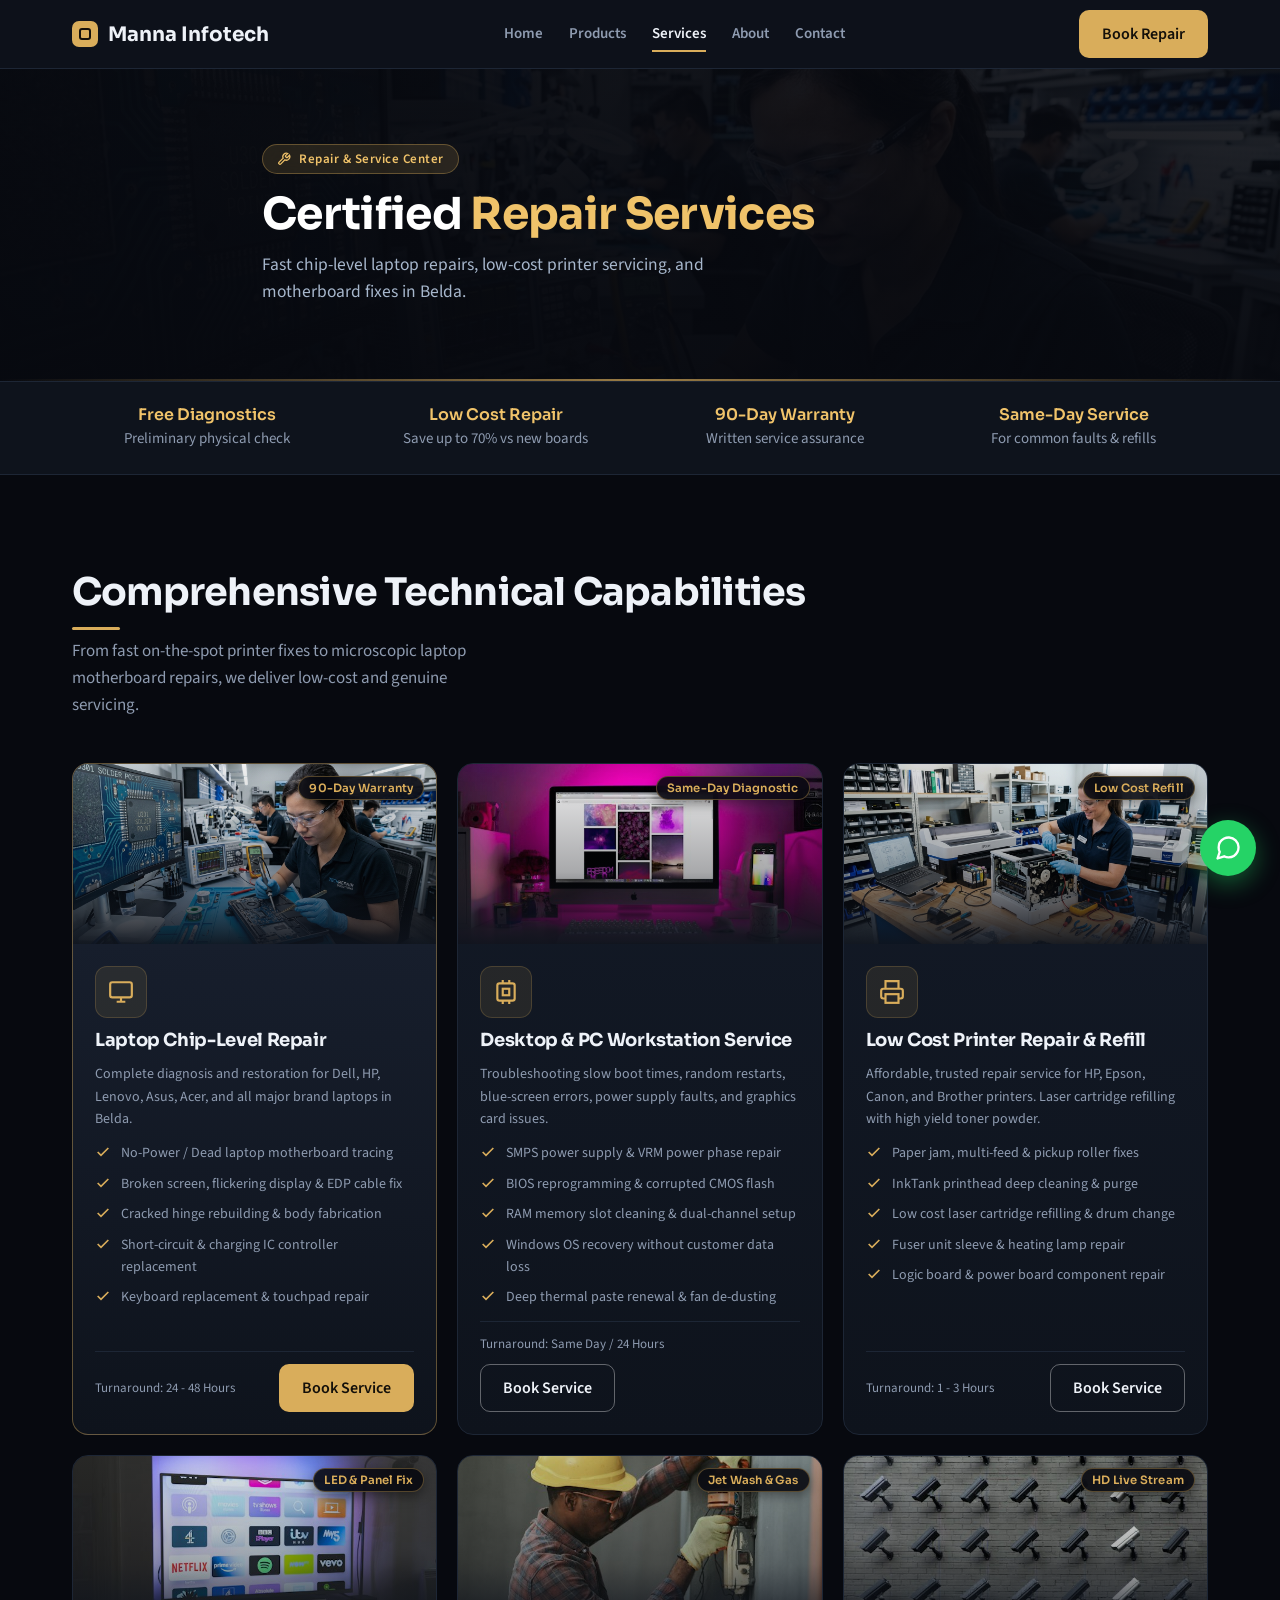
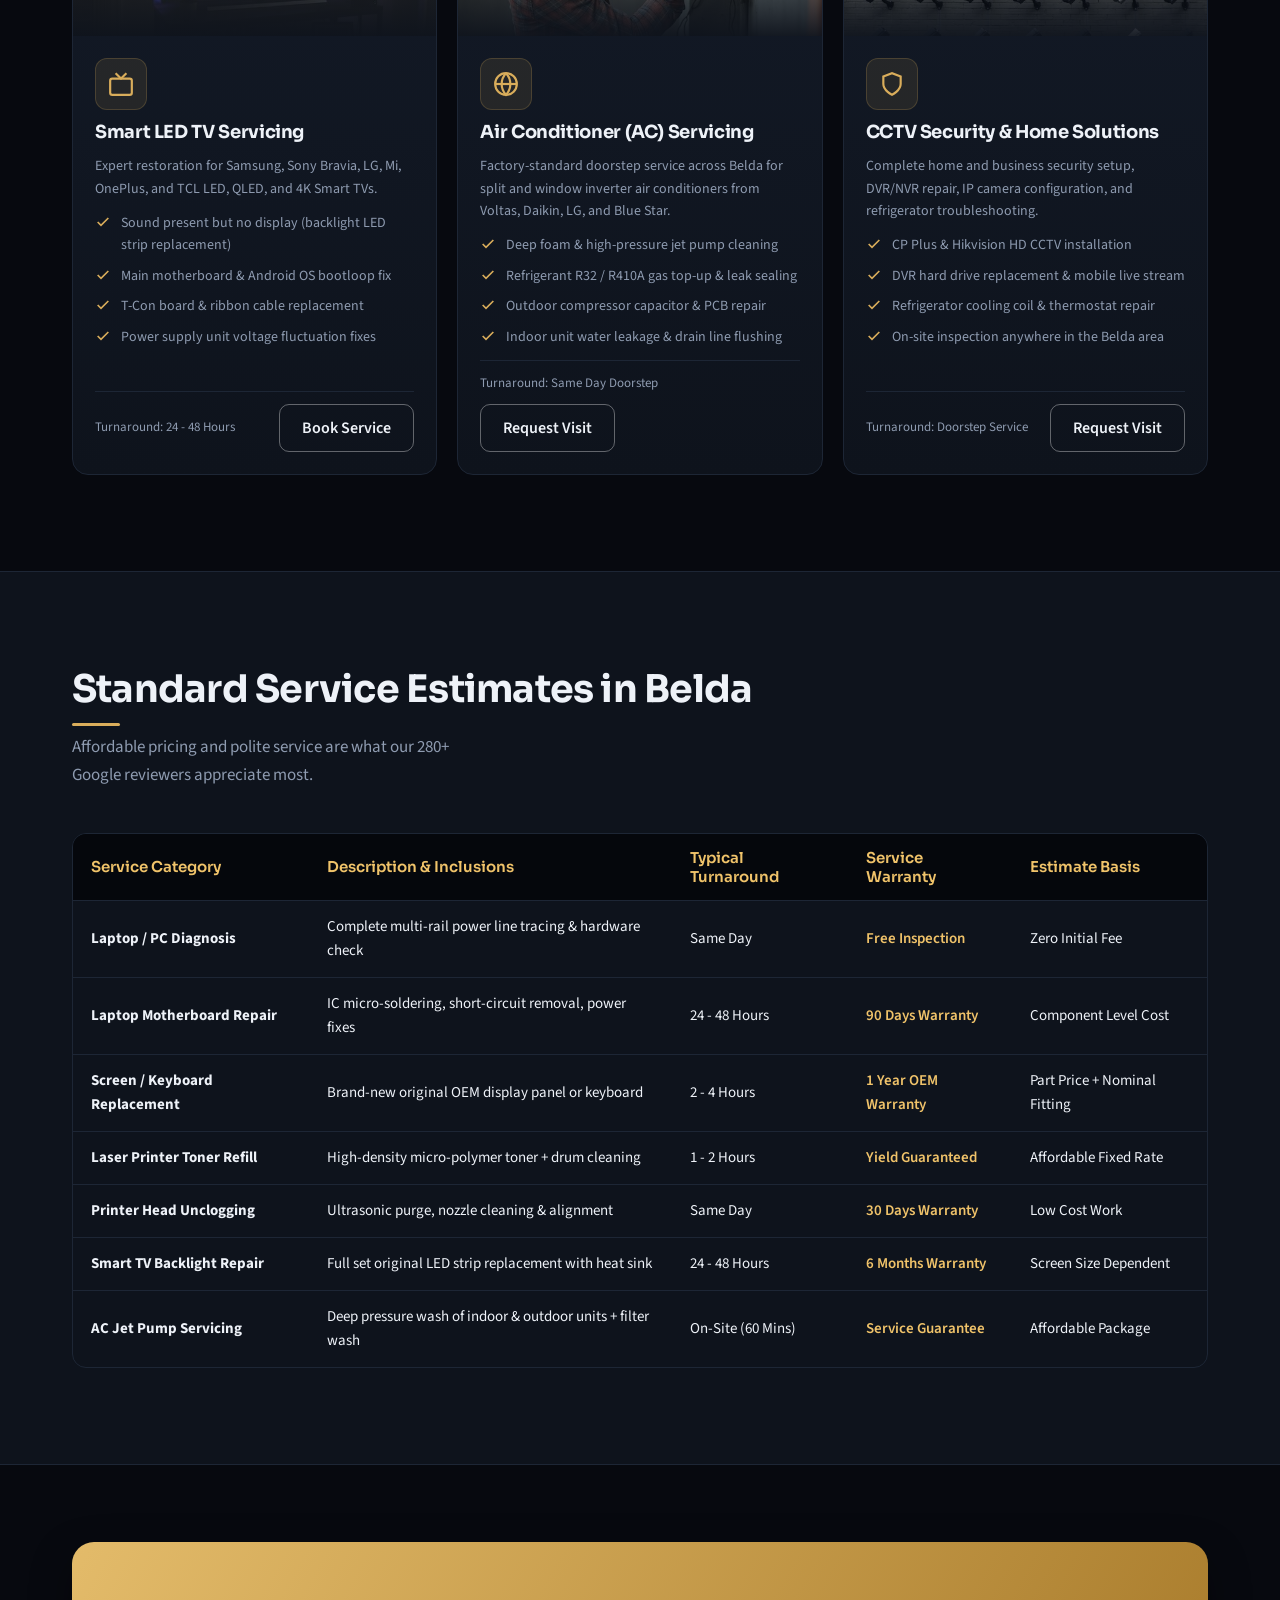
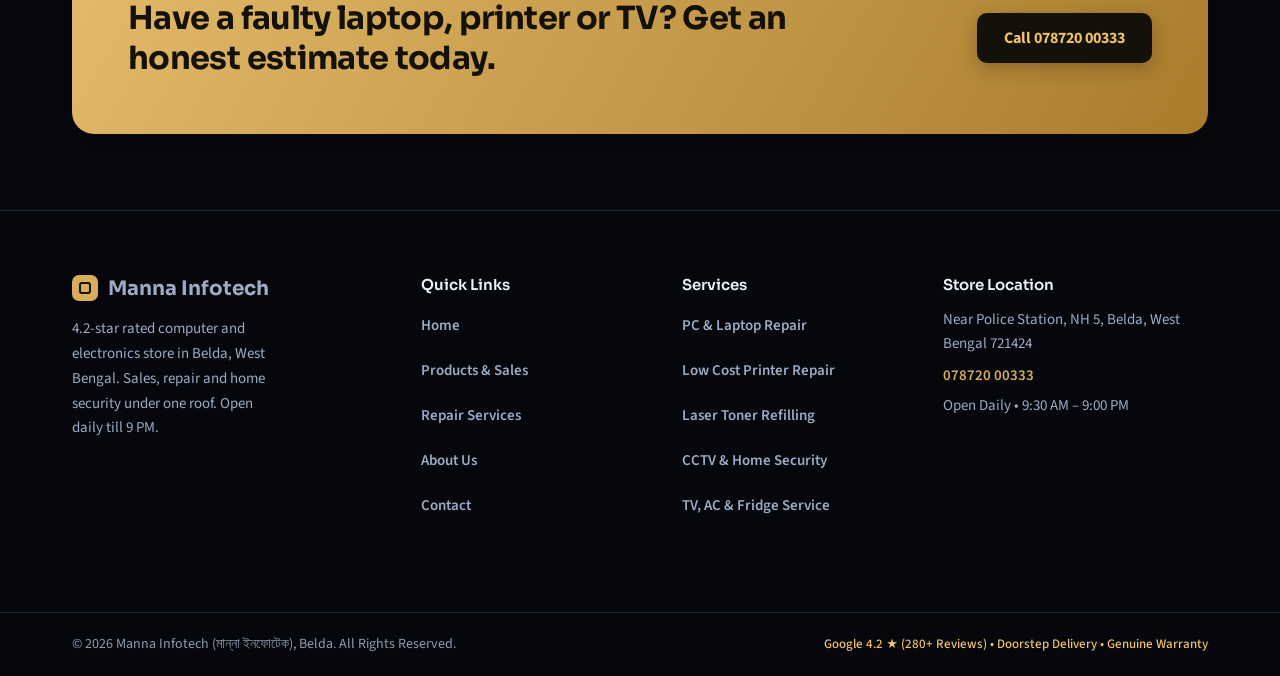
<file: services.html>
<!DOCTYPE html>
<html lang="en">

<head>
  <meta charset="UTF-8">
  <meta name="viewport" content="width=device-width, initial-scale=1.0, viewport-fit=cover">
  <title>Certified Chip-Level Laptop &amp; Printer Repair | Manna Infotech - Belda</title>
  <meta name="description"
    content="Chip-level laptop repair, logic board micro-soldering, low-cost laser printer toner refilling, and CCTV maintenance near Belda Police Station. 90-day warranty on all repairs.">
  <meta name="keywords"
    content="laptop repair Belda, low cost printer repair Belda, toner refilling Belda, motherboard repair, screen replacement Belda, CCTV maintenance, computer service center Paschim Medinipur">
  <meta name="author" content="Manna Infotech">
  <meta name="robots" content="index, follow">
  <meta name="theme-color" content="#07090f">
  <meta name="msapplication-navbutton-color" content="#07090f">
  <meta name="apple-mobile-web-app-status-bar-style" content="black-translucent">
  <meta name="format-detection" content="telephone=yes">

  <!-- Local SEO Geo Tags -->
  <meta name="geo.region" content="IN-WB">
  <meta name="geo.placename" content="Belda, Paschim Medinipur">
  <meta name="geo.position" content="21.9497;87.3436">
  <meta name="ICBM" content="21.9497, 87.3436">

  <!-- Open Graph / Facebook -->
  <meta property="og:type" content="website">
  <meta property="og:site_name" content="Manna Infotech">
  <meta property="og:title" content="Certified Hardware &amp; Printer Repair Services | Manna Infotech Belda">
  <meta property="og:description"
    content="Fast diagnostics, low-cost printer repair, logic board micro-soldering, and certified hardware repairs in Belda.">
  <meta property="og:image" content="images/laptop_repair.jpg">
  <meta property="og:locale" content="en_IN">

  <!-- Twitter Card -->
  <meta name="twitter:card" content="summary_large_image">
  <meta name="twitter:title" content="Certified Hardware &amp; Printer Repair Services | Manna Infotech Belda">
  <meta name="twitter:description"
    content="Fast diagnostics, low-cost printer repair, logic board micro-soldering, and certified hardware repairs in Belda.">
  <meta name="twitter:image" content="images/laptop_repair.jpg">

  <!-- Fonts & Stylesheet -->
  <link rel="preconnect" href="https://fonts.googleapis.com">
  <link rel="preconnect" href="https://fonts.gstatic.com" crossorigin>
  <link
    href="https://fonts.googleapis.com/css2?family=Sora:wght@500;600;700&family=Source+Sans+3:wght@400;600&display=swap"
    rel="stylesheet">
  <link rel="stylesheet" href="css/style.css">
</head>

<body>

  <!-- ═══ HEADER ═══ -->
  <header>
    <div class="wrap">
      <a class="logo" href="index.html"><i></i>Manna Infotech</a>
      <div class="scrim" id="scrim"></div>
      <nav id="nav" aria-label="Main">
        <button class="x" id="x" aria-label="Close menu"><svg viewBox="0 0 24 24">
            <path d="M6 6l12 12M18 6L6 18" />
          </svg></button>
        <a href="index.html">Home</a>
        <a href="products.html">Products</a>
        <a href="services.html" class="active">Services</a>
        <a href="about.html">About</a>
        <a href="contact.html">Contact</a>
      </nav>

      <button class="btn" id="open" data-open-modal="repairModal">Book Repair</button>
      <button class="menu" id="menu" aria-label="Open menu" aria-expanded="false" aria-controls="nav">
        <svg viewBox="0 0 24 24">
          <path d="M4 7h16M4 12h16M4 17h16" />
        </svg>
      </button>
    </div>
  </header>

  <!-- ═══ PAGE BANNER ═══ -->
  <section class="page-banner services-banner">
    <div class="wrap page-banner-content">
      <div class="banner-badge">
        <svg viewBox="0 0 24 24"><path d="M14.7 6.3a1 1 0 0 0 0 1.4l1.6 1.6a1 1 0 0 0 1.4 0l3.77-3.77a6 6 0 0 1-7.94 7.94l-6.91 6.91a2.12 2.12 0 0 1-3-3l6.91-6.91a6 6 0 0 1 7.94-7.94l-3.76 3.76z"/></svg>
        Repair &amp; Service Center
      </div>
      <h1>Certified <span class="highlight">Repair Services</span></h1>
      <p>Fast chip-level laptop repairs, low-cost printer servicing, and motherboard fixes in Belda.</p>
    </div>
  </section>

  <!-- ═══ TRUST BAR ═══ -->
  <div class="bar">
    <div class="wrap">
      <div><b>Free Diagnostics</b><span>Preliminary physical check</span></div>
      <div><b>Low Cost Repair</b><span>Save up to 70% vs new boards</span></div>
      <div><b>90-Day Warranty</b><span>Written service assurance</span></div>
      <div><b>Same-Day Service</b><span>For common faults &amp; refills</span></div>
    </div>
  </div>

  <!-- ═══ DETAILED SERVICES ═══ -->
  <section class="section" id="serviceDetails">
    <div class="wrap">
      <div class="head">
        <div>
          <h2>Comprehensive Technical Capabilities</h2>
          <p>From fast on-the-spot printer fixes to microscopic laptop motherboard repairs, we deliver low-cost and
            genuine servicing.</p>
        </div>
      </div>

      <div class="services-grid">

        <!-- Laptop Motherboard & Hardware -->
        <article class="service-card featured">
          <div class="service-media">
            <img src="images/laptop_repair.jpg" alt="Laptop Motherboard Chip-Level Repair Belda" loading="lazy">
            <span class="service-badge-pill">90-Day Warranty</span>
          </div>
          <div class="service-card-body">
            <div class="service-icon-box">
              <svg viewBox="0 0 24 24" fill="none" stroke="currentColor" stroke-width="2">
                <rect x="2" y="3" width="20" height="14" rx="2" ry="2"></rect>
                <line x1="8" y1="21" x2="16" y2="21"></line>
                <line x1="12" y1="17" x2="12" y2="21"></line>
              </svg>
            </div>
            <h3 class="service-title">Laptop Chip-Level Repair</h3>
            <p class="service-desc">Complete diagnosis and restoration for Dell, HP, Lenovo, Asus, Acer, and all major
              brand laptops in Belda.</p>
            <ul class="service-checklist">
              <li class="check-item">
                <svg viewBox="0 0 24 24" fill="none" stroke="currentColor" stroke-width="2.5">
                  <polyline points="20 6 9 17 4 12"></polyline>
                </svg>
                No-Power / Dead laptop motherboard tracing
              </li>
              <li class="check-item">
                <svg viewBox="0 0 24 24" fill="none" stroke="currentColor" stroke-width="2.5">
                  <polyline points="20 6 9 17 4 12"></polyline>
                </svg>
                Broken screen, flickering display &amp; EDP cable fix
              </li>
              <li class="check-item">
                <svg viewBox="0 0 24 24" fill="none" stroke="currentColor" stroke-width="2.5">
                  <polyline points="20 6 9 17 4 12"></polyline>
                </svg>
                Cracked hinge rebuilding &amp; body fabrication
              </li>
              <li class="check-item">
                <svg viewBox="0 0 24 24" fill="none" stroke="currentColor" stroke-width="2.5">
                  <polyline points="20 6 9 17 4 12"></polyline>
                </svg>
                Short-circuit &amp; charging IC controller replacement
              </li>
              <li class="check-item">
                <svg viewBox="0 0 24 24" fill="none" stroke="currentColor" stroke-width="2.5">
                  <polyline points="20 6 9 17 4 12"></polyline>
                </svg>
                Keyboard replacement &amp; touchpad repair
              </li>
            </ul>
            <div class="service-meta-box">
              <span class="service-turnaround">Turnaround: 24 - 48 Hours</span>
              <button type="button" class="btn btn-sm" data-open-modal="repairModal"
                data-product-title="Laptop Motherboard Repair">Book Service</button>
            </div>
          </div>
        </article>

        <!-- Desktop & PC Workstation -->
        <article class="service-card">
          <div class="service-media">
            <img src="images/products/pc_office.jpg" alt="Desktop PC Repair and Service in Belda" loading="lazy">
            <span class="service-badge-pill">Same-Day Diagnostic</span>
          </div>
          <div class="service-card-body">
            <div class="service-icon-box">
              <svg viewBox="0 0 24 24" fill="none" stroke="currentColor" stroke-width="2">
                <rect x="4" y="4" width="16" height="16" rx="2" ry="2"></rect>
                <rect x="9" y="9" width="6" height="6"></rect>
                <line x1="9" y1="1" x2="9" y2="4"></line>
                <line x1="15" y1="1" x2="15" y2="4"></line>
                <line x1="9" y1="20" x2="9" y2="23"></line>
                <line x1="15" y1="20" x2="15" y2="23"></line>
              </svg>
            </div>
            <h3 class="service-title">Desktop &amp; PC Workstation Service</h3>
            <p class="service-desc">Troubleshooting slow boot times, random restarts, blue-screen errors, power supply
              faults, and graphics card issues.</p>
            <ul class="service-checklist">
              <li class="check-item">
                <svg viewBox="0 0 24 24" fill="none" stroke="currentColor" stroke-width="2.5">
                  <polyline points="20 6 9 17 4 12"></polyline>
                </svg>
                SMPS power supply &amp; VRM power phase repair
              </li>
              <li class="check-item">
                <svg viewBox="0 0 24 24" fill="none" stroke="currentColor" stroke-width="2.5">
                  <polyline points="20 6 9 17 4 12"></polyline>
                </svg>
                BIOS reprogramming &amp; corrupted CMOS flash
              </li>
              <li class="check-item">
                <svg viewBox="0 0 24 24" fill="none" stroke="currentColor" stroke-width="2.5">
                  <polyline points="20 6 9 17 4 12"></polyline>
                </svg>
                RAM memory slot cleaning &amp; dual-channel setup
              </li>
              <li class="check-item">
                <svg viewBox="0 0 24 24" fill="none" stroke="currentColor" stroke-width="2.5">
                  <polyline points="20 6 9 17 4 12"></polyline>
                </svg>
                Windows OS recovery without customer data loss
              </li>
              <li class="check-item">
                <svg viewBox="0 0 24 24" fill="none" stroke="currentColor" stroke-width="2.5">
                  <polyline points="20 6 9 17 4 12"></polyline>
                </svg>
                Deep thermal paste renewal &amp; fan de-dusting
              </li>
            </ul>
            <div class="service-meta-box">
              <span class="service-turnaround">Turnaround: Same Day / 24 Hours</span>
              <button type="button" class="btn btn-sm ghost" data-open-modal="repairModal"
                data-product-title="Desktop PC Repair">Book Service</button>
            </div>
          </div>
        </article>

        <!-- Low Cost Printer Servicing -->
        <article class="service-card">
          <div class="service-media">
            <img src="images/printer_repair.jpg" alt="Low Cost Printer Repair and Toner Refill Belda" loading="lazy">
            <span class="service-badge-pill">Low Cost Refill</span>
          </div>
          <div class="service-card-body">
            <div class="service-icon-box">
              <svg viewBox="0 0 24 24" fill="none" stroke="currentColor" stroke-width="2">
                <polyline points="6 9 6 2 18 2 18 9"></polyline>
                <path d="M6 18H4a2 2 0 0 1-2-2v-5a2 2 0 0 1 2-2h16a2 2 0 0 1 2 2v5a2 2 0 0 1-2 2h-2"></path>
                <rect x="6" y="14" width="12" height="8"></rect>
              </svg>
            </div>
            <h3 class="service-title">Low Cost Printer Repair &amp; Refill</h3>
            <p class="service-desc">Affordable, trusted repair service for HP, Epson, Canon, and Brother printers. Laser
              cartridge refilling with high yield toner powder.</p>
            <ul class="service-checklist">
              <li class="check-item">
                <svg viewBox="0 0 24 24" fill="none" stroke="currentColor" stroke-width="2.5">
                  <polyline points="20 6 9 17 4 12"></polyline>
                </svg>
                Paper jam, multi-feed &amp; pickup roller fixes
              </li>
              <li class="check-item">
                <svg viewBox="0 0 24 24" fill="none" stroke="currentColor" stroke-width="2.5">
                  <polyline points="20 6 9 17 4 12"></polyline>
                </svg>
                InkTank printhead deep cleaning &amp; purge
              </li>
              <li class="check-item">
                <svg viewBox="0 0 24 24" fill="none" stroke="currentColor" stroke-width="2.5">
                  <polyline points="20 6 9 17 4 12"></polyline>
                </svg>
                Low cost laser cartridge refilling &amp; drum change
              </li>
              <li class="check-item">
                <svg viewBox="0 0 24 24" fill="none" stroke="currentColor" stroke-width="2.5">
                  <polyline points="20 6 9 17 4 12"></polyline>
                </svg>
                Fuser unit sleeve &amp; heating lamp repair
              </li>
              <li class="check-item">
                <svg viewBox="0 0 24 24" fill="none" stroke="currentColor" stroke-width="2.5">
                  <polyline points="20 6 9 17 4 12"></polyline>
                </svg>
                Logic board &amp; power board component repair
              </li>
            </ul>
            <div class="service-meta-box">
              <span class="service-turnaround">Turnaround: 1 - 3 Hours</span>
              <button type="button" class="btn btn-sm ghost" data-open-modal="repairModal"
                data-product-title="Printer Service & Refill">Book Service</button>
            </div>
          </div>
        </article>

        <!-- Smart TV Repair -->
        <article class="service-card">
          <div class="service-media">
            <img src="images/products/tv_samsung.jpg" alt="Smart LED TV Repair Service Belda" loading="lazy">
            <span class="service-badge-pill">LED &amp; Panel Fix</span>
          </div>
          <div class="service-card-body">
            <div class="service-icon-box">
              <svg viewBox="0 0 24 24" fill="none" stroke="currentColor" stroke-width="2">
                <rect x="2" y="7" width="20" height="15" rx="2" ry="2"></rect>
                <polyline points="17 2 12 7 7 2"></polyline>
              </svg>
            </div>
            <h3 class="service-title">Smart LED TV Servicing</h3>
            <p class="service-desc">Expert restoration for Samsung, Sony Bravia, LG, Mi, OnePlus, and TCL LED, QLED, and
              4K Smart TVs.</p>
            <ul class="service-checklist">
              <li class="check-item">
                <svg viewBox="0 0 24 24" fill="none" stroke="currentColor" stroke-width="2.5">
                  <polyline points="20 6 9 17 4 12"></polyline>
                </svg>
                Sound present but no display (backlight LED strip replacement)
              </li>
              <li class="check-item">
                <svg viewBox="0 0 24 24" fill="none" stroke="currentColor" stroke-width="2.5">
                  <polyline points="20 6 9 17 4 12"></polyline>
                </svg>
                Main motherboard &amp; Android OS bootloop fix
              </li>
              <li class="check-item">
                <svg viewBox="0 0 24 24" fill="none" stroke="currentColor" stroke-width="2.5">
                  <polyline points="20 6 9 17 4 12"></polyline>
                </svg>
                T-Con board &amp; ribbon cable replacement
              </li>
              <li class="check-item">
                <svg viewBox="0 0 24 24" fill="none" stroke="currentColor" stroke-width="2.5">
                  <polyline points="20 6 9 17 4 12"></polyline>
                </svg>
                Power supply unit voltage fluctuation fixes
              </li>
            </ul>
            <div class="service-meta-box">
              <span class="service-turnaround">Turnaround: 24 - 48 Hours</span>
              <button type="button" class="btn btn-sm ghost" data-open-modal="repairModal"
                data-product-title="Smart TV Repair">Book Service</button>
            </div>
          </div>
        </article>

        <!-- Air Conditioner Servicing -->
        <article class="service-card">
          <div class="service-media">
            <img src="images/products/ac_inverter.jpg" alt="Inverter AC Repair and Jet Pump Cleaning Belda" loading="lazy">
            <span class="service-badge-pill">Jet Wash &amp; Gas</span>
          </div>
          <div class="service-card-body">
            <div class="service-icon-box">
              <svg viewBox="0 0 24 24" fill="none" stroke="currentColor" stroke-width="2">
                <circle cx="12" cy="12" r="10"></circle>
                <path d="M12 2a14.5 14.5 0 0 0 0 20 14.5 14.5 0 0 0 0-20"></path>
                <path d="M2 12h20"></path>
              </svg>
            </div>
            <h3 class="service-title">Air Conditioner (AC) Servicing</h3>
            <p class="service-desc">Factory-standard doorstep service across Belda for split and window inverter air
              conditioners from Voltas, Daikin, LG, and Blue Star.</p>
            <ul class="service-checklist">
              <li class="check-item">
                <svg viewBox="0 0 24 24" fill="none" stroke="currentColor" stroke-width="2.5">
                  <polyline points="20 6 9 17 4 12"></polyline>
                </svg>
                Deep foam &amp; high-pressure jet pump cleaning
              </li>
              <li class="check-item">
                <svg viewBox="0 0 24 24" fill="none" stroke="currentColor" stroke-width="2.5">
                  <polyline points="20 6 9 17 4 12"></polyline>
                </svg>
                Refrigerant R32 / R410A gas top-up &amp; leak sealing
              </li>
              <li class="check-item">
                <svg viewBox="0 0 24 24" fill="none" stroke="currentColor" stroke-width="2.5">
                  <polyline points="20 6 9 17 4 12"></polyline>
                </svg>
                Outdoor compressor capacitor &amp; PCB repair
              </li>
              <li class="check-item">
                <svg viewBox="0 0 24 24" fill="none" stroke="currentColor" stroke-width="2.5">
                  <polyline points="20 6 9 17 4 12"></polyline>
                </svg>
                Indoor unit water leakage &amp; drain line flushing
              </li>
            </ul>
            <div class="service-meta-box">
              <span class="service-turnaround">Turnaround: Same Day Doorstep</span>
              <button type="button" class="btn btn-sm ghost" data-open-modal="repairModal"
                data-product-title="AC Repair & Service">Request Visit</button>
            </div>
          </div>
        </article>

        <!-- CCTV Security & Electronics -->
        <article class="service-card">
          <div class="service-media">
            <img src="images/products/cctv_kit.jpg" alt="CCTV Security and Appliance Repair Belda" loading="lazy">
            <span class="service-badge-pill">HD Live Stream</span>
          </div>
          <div class="service-card-body">
            <div class="service-icon-box">
              <svg viewBox="0 0 24 24" fill="none" stroke="currentColor" stroke-width="2">
                <path d="M12 22s8-4 8-10V5l-8-3-8 3v7c0 6 8 10 8 10z"></path>
              </svg>
            </div>
            <h3 class="service-title">CCTV Security &amp; Home Solutions</h3>
            <p class="service-desc">Complete home and business security setup, DVR/NVR repair, IP camera configuration,
              and refrigerator troubleshooting.</p>
            <ul class="service-checklist">
              <li class="check-item">
                <svg viewBox="0 0 24 24" fill="none" stroke="currentColor" stroke-width="2.5">
                  <polyline points="20 6 9 17 4 12"></polyline>
                </svg>
                CP Plus &amp; Hikvision HD CCTV installation
              </li>
              <li class="check-item">
                <svg viewBox="0 0 24 24" fill="none" stroke="currentColor" stroke-width="2.5">
                  <polyline points="20 6 9 17 4 12"></polyline>
                </svg>
                DVR hard drive replacement &amp; mobile live stream
              </li>
              <li class="check-item">
                <svg viewBox="0 0 24 24" fill="none" stroke="currentColor" stroke-width="2.5">
                  <polyline points="20 6 9 17 4 12"></polyline>
                </svg>
                Refrigerator cooling coil &amp; thermostat repair
              </li>
              <li class="check-item">
                <svg viewBox="0 0 24 24" fill="none" stroke="currentColor" stroke-width="2.5">
                  <polyline points="20 6 9 17 4 12"></polyline>
                </svg>
                On-site inspection anywhere in the Belda area
              </li>
            </ul>
            <div class="service-meta-box">
              <span class="service-turnaround">Turnaround: Doorstep Service</span>
              <button type="button" class="btn btn-sm ghost" data-open-modal="repairModal"
                data-product-title="CCTV & Appliance Repair">Request Visit</button>
            </div>
          </div>
        </article>

      </div>
    </div>
  </section>

  <!-- ═══ TRANSPARENT RATE ESTIMATES ═══ -->
  <section class="section services" id="rateCard">
    <div class="wrap">
      <div class="head">
        <div>
          <h2>Standard Service Estimates in Belda</h2>
          <p>Affordable pricing and polite service are what our 280+ Google reviewers appreciate most.</p>
        </div>
      </div>

      <div class="rate-table-wrap">
        <table class="rate-table">
          <thead>
            <tr>
              <th>Service Category</th>
              <th>Description &amp; Inclusions</th>
              <th>Typical Turnaround</th>
              <th>Service Warranty</th>
              <th>Estimate Basis</th>
            </tr>
          </thead>
          <tbody>
            <tr>
              <td><strong>Laptop / PC Diagnosis</strong></td>
              <td>Complete multi-rail power line tracing &amp; hardware check</td>
              <td>Same Day</td>
              <td><span style="color:var(--accent); font-weight:600;">Free Inspection</span></td>
              <td>Zero Initial Fee</td>
            </tr>
            <tr>
              <td><strong>Laptop Motherboard Repair</strong></td>
              <td>IC micro-soldering, short-circuit removal, power fixes</td>
              <td>24 - 48 Hours</td>
              <td><span style="color:var(--accent); font-weight:600;">90 Days Warranty</span></td>
              <td>Component Level Cost</td>
            </tr>
            <tr>
              <td><strong>Screen / Keyboard Replacement</strong></td>
              <td>Brand-new original OEM display panel or keyboard</td>
              <td>2 - 4 Hours</td>
              <td><span style="color:var(--accent); font-weight:600;">1 Year OEM Warranty</span></td>
              <td>Part Price + Nominal Fitting</td>
            </tr>
            <tr>
              <td><strong>Laser Printer Toner Refill</strong></td>
              <td>High-density micro-polymer toner + drum cleaning</td>
              <td>1 - 2 Hours</td>
              <td><span style="color:var(--accent); font-weight:600;">Yield Guaranteed</span></td>
              <td>Affordable Fixed Rate</td>
            </tr>
            <tr>
              <td><strong>Printer Head Unclogging</strong></td>
              <td>Ultrasonic purge, nozzle cleaning &amp; alignment</td>
              <td>Same Day</td>
              <td><span style="color:var(--accent); font-weight:600;">30 Days Warranty</span></td>
              <td>Low Cost Work</td>
            </tr>
            <tr>
              <td><strong>Smart TV Backlight Repair</strong></td>
              <td>Full set original LED strip replacement with heat sink</td>
              <td>24 - 48 Hours</td>
              <td><span style="color:var(--accent); font-weight:600;">6 Months Warranty</span></td>
              <td>Screen Size Dependent</td>
            </tr>
            <tr>
              <td><strong>AC Jet Pump Servicing</strong></td>
              <td>Deep pressure wash of indoor &amp; outdoor units + filter wash</td>
              <td>On-Site (60 Mins)</td>
              <td><span style="color:var(--accent); font-weight:600;">Service Guarantee</span></td>
              <td>Affordable Package</td>
            </tr>
          </tbody>
        </table>
      </div>
    </div>
  </section>

  <!-- ═══ CTA BANNER ═══ -->
  <section class="cta-sec">
    <div class="wrap">
      <div class="cta">
        <h2>Have a faulty laptop, printer or TV? Get an honest estimate today.</h2>
        <a class="btn" href="tel:07872000333">Call 078720 00333</a>
      </div>
    </div>
  </section>

  <!-- ═══ FOOTER ═══ -->
  <footer>
    <div class="wrap footer-grid">
      <div class="footer-col">
        <a class="logo footer-logo" href="index.html"><i></i>Manna Infotech</a>
        <p class="footer-about">4.2-star rated computer and electronics store in Belda, West Bengal. Sales, repair and
          home security under one roof. Open daily till 9 PM.</p>
      </div>
      <div class="footer-col">
        <b class="footer-heading">Quick Links</b>
        <nav class="footer-nav">
          <a href="index.html">Home</a>
          <a href="products.html">Products &amp; Sales</a>
          <a href="services.html">Repair Services</a>
          <a href="about.html">About Us</a>
          <a href="contact.html">Contact</a>
        </nav>
      </div>
      <div class="footer-col">
        <b class="footer-heading">Services</b>
        <nav class="footer-nav">
          <a href="services.html">PC &amp; Laptop Repair</a>
          <a href="services.html">Low Cost Printer Repair</a>
          <a href="services.html">Laser Toner Refilling</a>
          <a href="services.html">CCTV &amp; Home Security</a>
          <a href="services.html">TV, AC &amp; Fridge Service</a>
        </nav>
      </div>
      <div class="footer-col">
        <b class="footer-heading">Store Location</b>
        <p class="footer-addr">Near Police Station, NH 5, Belda, West Bengal 721424</p>
        <a href="tel:07872000333" class="footer-phone">078720 00333</a>
        <p class="footer-hours">Open Daily &bull; 9:30 AM – 9:00 PM</p>
      </div>
    </div>
    <div class="footer-bottom">
      <div class="wrap footer-bottom-inner">
        <span class="footer-copy">&copy; 2026 Manna Infotech (মান্না ইনফোটেক), Belda. All Rights Reserved.</span>
        <span class="footer-badges">Google 4.2 ★ (280+ Reviews) &bull; Doorstep Delivery &bull; Genuine Warranty</span>
      </div>
    </div>
  </footer>

  <!-- ═══ REPAIR MODAL ═══ -->
  <div class="modal-overlay" id="repairModal">
    <div class="modal-dialog">
      <div class="modal-header">
        <h3 class="modal-title">Schedule a Repair in Belda</h3>
        <button type="button" class="modal-close" data-close-modal aria-label="Close Modal">
          <svg viewBox="0 0 24 24" fill="none" stroke="currentColor" stroke-width="2">
            <line x1="18" y1="6" x2="6" y2="18"></line>
            <line x1="6" y1="6" x2="18" y2="18"></line>
          </svg>
        </button>
      </div>
      <div class="modal-body">
        <form class="js-ajax-form">
          <div class="form-grid">
            <div class="form-group">
              <label class="form-label" for="repairName">Your Full Name</label>
              <input type="text" id="repairName" name="name" class="form-control" placeholder="e.g. Rahul Pradhan"
                required>
            </div>
            <div class="form-group">
              <label class="form-label" for="repairPhone">Phone Number</label>
              <input type="tel" id="repairPhone" name="phone" class="form-control" placeholder="e.g. 07872000333"
                required>
            </div>
            <div class="form-group">
              <label class="form-label" for="deviceType">Device Type</label>
              <select id="deviceType" name="device_type" class="form-control" required>
                <option value="Laptop">Laptop (Any Brand)</option>
                <option value="Desktop PC">Desktop PC / Workstation</option>
                <option value="Printer (Laser/Ink)">Laser / InkTank Printer</option>
                <option value="Smart TV">Smart LED TV</option>
                <option value="Air Conditioner">Air Conditioner (AC)</option>
                <option value="Refrigerator">Refrigerator</option>
                <option value="CCTV Security">CCTV Security System</option>
              </select>
            </div>
            <div class="form-group">
              <label class="form-label" for="deviceModel">Brand &amp; Model</label>
              <input type="text" id="deviceModel" name="device_model" class="form-control"
                placeholder="e.g. HP 15s / Epson L3210" required>
            </div>
            <div class="form-group full-width">
              <label class="form-label" for="issueDetails">Describe the Problem</label>
              <textarea id="issueDetails" name="issue" class="form-control"
                placeholder="e.g. No power / black screen / paper jam sensor / toner refill..." required></textarea>
            </div>
            <div class="form-group full-width">
              <button type="submit" class="btn btn-whatsapp btn-block">
                <svg viewBox="0 0 24 24" fill="none" stroke="currentColor" stroke-width="2">
                  <path
                    d="M21 11.5a8.38 8.38 0 0 1-.9 3.8 8.5 8.5 0 0 1-7.6 4.7 8.38 8.38 0 0 1-3.8-.9L3 21l1.9-5.7a8.38 8.38 0 0 1-.9-3.8 8.5 8.5 0 0 1 4.7-7.6 8.38 8.38 0 0 1 3.8-.9h.5a8.48 8.48 0 0 1 8 8v.5z">
                  </path>
                </svg>
                Confirm &amp; Send Booking via WhatsApp
              </button>
              <p class="form-submit-hint">
                <svg viewBox="0 0 24 24" fill="none" stroke="currentColor" stroke-width="2">
                  <circle cx="12" cy="12" r="10"></circle>
                  <line x1="12" y1="16" x2="12" y2="12"></line>
                  <line x1="12" y1="8" x2="12.01" y2="8"></line>
                </svg>
                Your repair booking details will open directly in WhatsApp (+91 78720 00333) for instant confirmation.
              </p>
            </div>
          </div>
        </form>
      </div>
    </div>
  </div>

  <!-- ═══ FLOATING WHATSAPP ═══ -->
  <a href="https://wa.me/917872000333" target="_blank" rel="noopener noreferrer" class="whatsapp-float-btn"
    aria-label="Chat on WhatsApp">
    <svg viewBox="0 0 24 24" fill="none" stroke="currentColor" stroke-width="2" stroke-linecap="round"
      stroke-linejoin="round">
      <path
        d="M21 11.5a8.38 8.38 0 0 1-.9 3.8 8.5 8.5 0 0 1-7.6 4.7 8.38 8.38 0 0 1-3.8-.9L3 21l1.9-5.7a8.38 8.38 0 0 1-.9-3.8 8.5 8.5 0 0 1 4.7-7.6 8.38 8.38 0 0 1 3.8-.9h.5a8.48 8.48 0 0 1 8 8v.5z">
      </path>
    </svg>
    <span class="whatsapp-float-tooltip">Chat on WhatsApp</span>
  </a>

  <!-- JavaScript -->
  <script src="js/main.js"></script>
</body>

</html>
</file>
<file: css/style.css>
/* ==========================================================================
   MANNA INFOTECH — Nexora Dark Design System
   ========================================================================== */

@import url('https://fonts.googleapis.com/css2?family=Sora:wght@500;600;700&family=Source+Sans+3:wght@400;600&display=swap');

/* ── Custom Properties ───────────────────────────────────────────────────── */
:root {
  color-scheme: dark;
  --bg: #07090f;
  --surface: #0e131c;
  --surface-2: #131a27;
  --ink: #eef2f8;
  --muted: #8e9bb0;
  --line: #1d2635;
  --brand: #d9ad5b;
  --brand-dark: #b8912a;
  --brand-ink: #14100a;
  --accent: #f0c36a;
  --deep: #05070c;
  --whatsapp: #25d366;
  --gut: clamp(16px, 4vw, 32px);
  --sp: clamp(56px, 8vw, 96px);
}

/* ── Reset ───────────────────────────────────────────────────────────────── */
*,
*::before,
*::after {
  box-sizing: border-box;
  margin: 0;
  padding: 0;
}

html {
  font-size: 16px;
  scroll-behavior: smooth;
  scroll-padding-top: 76px;
  overflow-x: hidden;
  max-width: 100%;
}

body {
  font-family: 'Source Sans 3', system-ui, sans-serif;
  background: var(--bg);
  color: var(--ink);
  line-height: 1.6;
  font-size: 17px;
  -webkit-font-smoothing: antialiased;
  overflow-x: hidden;
  max-width: 100%;
  padding-top: 68px;
}

h1,
h2,
h3,
h4 {
  font-family: Sora, system-ui, sans-serif;
  line-height: 1.15;
  letter-spacing: -.02em;
}

img,
svg {
  max-width: 100%;
  height: auto;
  display: block;
}

a {
  color: inherit;
  text-decoration: none;
}

ul {
  list-style: none;
}

button,
input,
select,
textarea {
  font-family: inherit;
  font-size: 1rem;
}

:focus-visible {
  outline: 3px solid var(--accent);
  outline-offset: 2px;
}

/* ── Container ───────────────────────────────────────────────────────────── */
.wrap,
.container {
  max-width: 1200px;
  margin: 0 auto;
  padding-inline: var(--gut);
}

/* ── Buttons ─────────────────────────────────────────────────────────────── */
.btn {
  display: inline-flex;
  align-items: center;
  justify-content: center;
  gap: 8px;
  padding: 12px 22px;
  border-radius: 10px;
  border: 1px solid transparent;
  background: var(--brand);
  color: var(--brand-ink);
  font: 600 16px 'Source Sans 3', sans-serif;
  cursor: pointer;
  text-decoration: none;
  transition: transform .2s, filter .2s;
  white-space: nowrap;
}

.btn:hover {
  filter: brightness(1.1);
  transform: translateY(-2px);
}

.btn.ghost {
  background: transparent;
  color: var(--ink);
  border-color: rgba(255, 255, 255, .35);
}

.btn.ghost:hover {
  border-color: var(--ink);
}

.btn.gold {
  background: var(--accent);
  color: var(--brand-ink);
}

.btn.lg {
  padding: 14px 28px;
  font-size: 17px;
}

.btn-whatsapp {
  background: var(--whatsapp);
  color: #fff;
  border-color: transparent;
}

.btn-whatsapp:hover {
  filter: brightness(1.08);
}

.btn-block {
  width: 100%;
  white-space: normal;
  word-break: normal;
}

.btn svg {
  width: 18px;
  height: 18px;
  stroke: currentColor;
  fill: none;
  stroke-width: 2;
  flex-shrink: 0;
}

/* ── Header ──────────────────────────────────────────────────────────────── */
header {
  position: fixed;
  top: 0;
  left: 0;
  right: 0;
  width: 100%;
  z-index: 100;
  background: rgba(14, 19, 28, 0.94);
  border-bottom: 1px solid var(--line);
  backdrop-filter: blur(16px);
  -webkit-backdrop-filter: blur(16px);
}

header .wrap {
  display: flex;
  align-items: center;
  justify-content: space-between;
  height: 68px;
  gap: 16px;
}

/* Logo */
.logo {
  font: 700 20px Sora, sans-serif;
  display: flex;
  align-items: center;
  gap: 10px;
  flex-shrink: 0;
}

.logo i {
  width: 26px;
  height: 26px;
  border-radius: 7px;
  background: var(--brand);
  position: relative;
  display: block;
  flex-shrink: 0;
}

.logo i::after {
  content: "";
  position: absolute;
  inset: 7px;
  border: 2px solid var(--brand-ink);
  border-radius: 3px;
}

/* Nav */
nav {
  display: flex;
  gap: 26px;
}

nav a {
  color: var(--muted);
  font-weight: 600;
  font-size: 15px;
}

nav a:hover,
nav a.active {
  color: var(--ink);
}

@media (min-width: 961px) {
  nav a {
    position: relative;
    padding: 6px 0;
  }

  nav a::after {
    content: "";
    position: absolute;
    left: 0;
    right: 0;
    bottom: 0;
    height: 2px;
    background: var(--brand);
    transform: scaleX(0);
    transform-origin: left;
    transition: transform .25s;
  }

  nav a:hover::after,
  nav a.active::after {
    transform: scaleX(1);
  }
}

/* Mobile toggle */
.menu {
  display: none;
  width: 44px;
  height: 44px;
  border-radius: 10px;
  border: 1px solid var(--line);
  background: var(--surface);
  color: var(--ink);
  cursor: pointer;
  place-items: center;
  flex-shrink: 0;
}

.menu svg {
  width: 22px;
  height: 22px;
  stroke: currentColor;
  fill: none;
  stroke-width: 2;
  stroke-linecap: round;
}

/* Close button (drawer) */
.x {
  display: none;
  place-items: center;
  align-self: flex-end;
  width: 44px;
  height: 44px;
  border-radius: 10px;
  border: 1px solid var(--line);
  background: transparent;
  color: var(--ink);
  cursor: pointer;
  margin-bottom: 12px;
}

.x svg {
  width: 22px;
  height: 22px;
  stroke: currentColor;
  fill: none;
  stroke-width: 2;
  stroke-linecap: round;
}

/* Scrim */
.scrim {
  display: none;
}

/* ── HERO SLIDER ─────────────────────────────────────────────────────────── */
.hero.slider {
  position: relative;
  display: grid;
  min-height: 640px;
  border-bottom: 1px solid var(--line);
}

.slide {
  grid-area: 1/1;
  display: flex;
  align-items: center;
  opacity: 0;
  visibility: hidden;
  transition: opacity .8s, visibility .8s;
  background: var(--g);
}

.slide.on {
  opacity: 1;
  visibility: visible;
}

.slide .wrap {
  display: grid;
  grid-template-columns: 1.1fr .9fr;
  gap: clamp(28px, 5vw, 56px);
  align-items: center;
  padding-top: clamp(48px, 8vw, 96px);
  padding-bottom: clamp(100px, 12vw, 120px);
  width: 100%;
}

/* Slide gradient backgrounds */
.s1 {
  --g: radial-gradient(900px 520px at 85% 15%, #5c4314 0, transparent 62%), #07090f;
}

.s2 {
  --g: radial-gradient(900px 520px at 85% 15%, #2b3a52 0, transparent 62%), #07090f;
}

.s3 {
  --g: radial-gradient(900px 520px at 85% 15%, #6b3f0c 0, transparent 62%), #07090f;
}

.s4 {
  --g: radial-gradient(900px 520px at 85% 15%, #1a3b2a 0, transparent 62%), #07090f;
}

/* Hero text */
.slide h1 {
  font-size: clamp(30px, 5vw, 42px);
  margin-bottom: 20px;
}

.slide p {
  max-width: 46ch;
  color: #b4c3da;
  font-size: clamp(16px, 2vw, 16px);
  margin-bottom: 30px;
}

.row {
  display: flex;
  gap: 12px;
  flex-wrap: wrap;
}

/* Hero badge pill */
.hero-badge {
  display: inline-flex;
  align-items: center;
  gap: 8px;
  background: rgba(217, 173, 91, .12);
  border: 1px solid rgba(217, 173, 91, .3);
  color: var(--accent);
  font: 600 14px 'Source Sans 3', sans-serif;
  padding: 6px 14px;
  border-radius: 999px;
  margin-bottom: 20px;
}

.hero-badge svg {
  width: 15px;
  height: 15px;
  stroke: var(--accent);
  fill: none;
  stroke-width: 2.5;
  flex-shrink: 0;
}

/* Gold highlight in headings */
.highlight {
  color: var(--accent);
}

/* TV visual */
.tv {
  position: relative;
  aspect-ratio: 16/10;
  border-radius: 14px;
  background: #02060c;
  border: 10px solid #1b2a40;
  box-shadow: 0 30px 60px rgba(0, 0, 0, .45);
  margin-bottom: 34px;
}

.screen {
  position: absolute;
  inset: 0;
  border-radius: 4px;
  overflow: hidden;
  background: linear-gradient(120deg, #1a1408, #6b4e16 45%, #d9ad5b 75%, #f6dca0 120%);
  background-size: 220% 220%;
  animation: glow 9s ease-in-out infinite alternate;
}

.screen::before {
  content: "";
  position: absolute;
  left: 8%;
  right: 8%;
  bottom: 14%;
  height: 38%;
  background: repeating-linear-gradient(90deg, rgba(255, 255, 255, .85) 0 6px, transparent 6px 16px);
  clip-path: polygon(0 80%, 12% 55%, 25% 70%, 40% 30%, 55% 52%, 70% 15%, 85% 40%, 100% 20%, 100% 100%, 0 100%);
  opacity: .55;
}

.screen span {
  position: absolute;
  left: 8%;
  top: 12%;
  font: 600 clamp(13px, 2vw, 20px) Sora, sans-serif;
  color: #fff;
}

.tv::after {
  content: "";
  position: absolute;
  left: 50%;
  bottom: -34px;
  width: 34%;
  height: 14px;
  transform: translateX(-50%);
  background: #1b2a40;
  border-radius: 0 0 12px 12px;
}

@keyframes glow {
  to {
    background-position: 100% 100%;
  }
}

/* Art / visual column */
.art {
  position: relative;
}

.art>svg {
  width: 100%;
  height: auto;
  display: block;
}

.art.photo {
  margin-bottom: 34px;
}

.art.photo img {
  display: block;
  width: 100%;
  aspect-ratio: 16/10;
  object-fit: cover;
  border-radius: 18px;
  border: 1px solid rgba(255, 255, 255, .15);
  box-shadow: 0 30px 60px rgba(0, 0, 0, .45);
}

/* Chip badge on art */
.chip {
  position: absolute;
  right: 0;
  bottom: -30px;
  background: rgba(255, 255, 255, .1);
  backdrop-filter: blur(12px);
  border: 1px solid rgba(255, 255, 255, .22);
  padding: 12px 18px;
  border-radius: 12px;
  color: #fff;
  font: 600 17px Sora, sans-serif;
}

.chip small {
  display: block;
  font: 400 13px 'Source Sans 3', sans-serif;
  color: #b4c3da;
}

/* Slide-in animation */
.slide.on h1 {
  animation: up .8s both;
}

.slide.on p {
  animation: up .8s .12s both;
}

.slide.on .row {
  animation: up .8s .24s both;
}

@keyframes up {
  from {
    opacity: 0;
    transform: translateY(18px);
  }
}

/* Art float */
.slide .art {
  opacity: 0;
  transform: translateX(44px) scale(.94);
  transition: transform .9s .15s cubic-bezier(.2, .7, .2, 1), opacity .9s .15s;
}

.slide.on .art {
  opacity: 1;
  transform: none;
}

.slide.on .art>svg,
.slide.on .art.photo img,
.slide.on .tv {
  animation: float 6s ease-in-out infinite;
}

.slide.on .chip {
  animation: pop .7s .6s both;
}

@keyframes float {
  50% {
    transform: translateY(-10px);
  }
}

@keyframes pop {
  from {
    opacity: 0;
    transform: translateY(14px) scale(.9);
  }
}

/* Slider controls */
.ctrl {
  position: absolute;
  left: 0;
  right: 0;
  bottom: 22px;
  z-index: 3;
}

.ctrl .wrap {
  display: flex;
  align-items: center;
  gap: 14px;
}

.dots {
  display: flex;
  gap: 8px;
}

.dot {
  width: 36px;
  height: 4px;
  border-radius: 4px;
  border: 0;
  padding: 0;
  background: rgba(255, 255, 255, .3);
  cursor: pointer;
  position: relative;
  overflow: hidden;
}

.dot.on {
  background: rgba(255, 255, 255, .3);
}

.dot.on::after {
  content: "";
  position: absolute;
  inset: 0;
  background: var(--accent);
  transform-origin: left;
  animation: fill 6s linear both;
}

.hero.slider:hover .dot.on::after {
  animation-play-state: paused;
}

@keyframes fill {
  from {
    transform: scaleX(0);
  }
}

.arr {
  margin-left: auto;
  display: flex;
  gap: 8px;
}

.arr button {
  width: 44px;
  height: 44px;
  border-radius: 50%;
  border: 1px solid rgba(255, 255, 255, .3);
  background: transparent;
  color: #fff;
  cursor: pointer;
  display: grid;
  place-items: center;
}

.arr button:hover {
  background: rgba(255, 255, 255, .12);
}

.arr svg {
  width: 18px;
  height: 18px;
  stroke: currentColor;
  fill: none;
  stroke-width: 2;
}

/* ── TRUST BAR ───────────────────────────────────────────────────────────── */
.bar {
  background: var(--surface);
  border-bottom: 1px solid var(--line);
}

.bar .wrap {
  display: grid;
  grid-template-columns: repeat(4, 1fr);
  gap: 20px;
  padding-top: 22px;
  padding-bottom: 22px;
  text-align: center;
}

.bar b {
  display: block;
  font: 600 16px Sora, sans-serif;
  color: var(--accent);
}

.bar span {
  color: var(--muted);
  font-size: 15px;
}

/* ── SECTIONS ────────────────────────────────────────────────────────────── */
section {
  padding: var(--sp) 0;
}

.services {
  background: var(--surface);
  border-block: 1px solid var(--line);
}

.cta-sec {
  padding: clamp(48px, 6vw, 80px) 0;
}

.cta-sec+section {
  padding-top: 0;
}

/* Section heading */
.head {
  display: flex;
  justify-content: space-between;
  align-items: flex-end;
  gap: 20px;
  flex-wrap: wrap;
  margin-bottom: clamp(22px, 4vw, 40px);
}

.head h2 {
  font-size: clamp(26px, 3.6vw, 38px);
}

.head h2::after {
  content: "";
  display: block;
  width: 48px;
  height: 3px;
  border-radius: 2px;
  background: var(--brand);
  margin-top: 12px;
}

.head p {
  color: var(--muted);
  margin: 8px 0 0;
  max-width: 52ch;
}

/* ── FILTER TABS ─────────────────────────────────────────────────────────── */
.tabs {
  display: flex;
  gap: 8px;
  flex-wrap: wrap;
}

.tab {
  padding: 9px 16px;
  border-radius: 999px;
  border: 1px solid var(--line);
  background: var(--surface);
  color: var(--ink);
  font: 600 15px 'Source Sans 3', sans-serif;
  cursor: pointer;
  transition: background .2s, border-color .2s;
}

.tab[aria-pressed="true"] {
  background: var(--brand);
  color: var(--brand-ink);
  border-color: var(--brand);
}

/* ── PRODUCT GRID ────────────────────────────────────────────────────────── */
.grid {
  display: grid;
  grid-template-columns: repeat(4, 1fr);
  gap: 20px;
}

.card {
  background: linear-gradient(180deg, #131a27, #0e131c);
  border: 1px solid var(--line);
  border-radius: 14px;
  overflow: hidden;
  display: flex;
  flex-direction: column;
  transition: transform .2s, box-shadow .2s, border-color .2s;
}

.card:hover {
  transform: translateY(-4px);
  border-color: var(--brand);
  box-shadow: 0 18px 40px rgba(0, 0, 0, .5);
}

.thumb {
  height: 180px;
  overflow: hidden;
  position: relative;
  display: grid;
  place-items: center;
  background: radial-gradient(circle at 50% 40%, #1f2838, #0e131c 70%);
}

.thumb svg {
  width: 92px;
  height: 92px;
  stroke: var(--brand);
  fill: none;
  stroke-width: 1.6;
  stroke-linecap: round;
  stroke-linejoin: round;
}

.thumb img {
  width: 100%;
  height: 100%;
  object-fit: cover;
  display: block;
  transition: transform .3s ease;
}

.card:hover .thumb img {
  transform: scale(1.06);
}

.card .body {
  padding: 16px 18px 18px;
  display: flex;
  flex-direction: column;
  gap: 6px;
  flex: 1;
}

.card small {
  color: var(--muted);
  font-size: 14px;
}

.card h3 {
  font-size: 16px;
}

.price {
  font: 600 18px Sora, sans-serif;
  color: var(--accent);
  margin-top: auto;
  padding-top: 10px;
}

.card .btn {
  padding: 9px 14px;
  font-size: 14px;
  margin-top: 10px;
  width: 100%;
}

/* ── SERVICES GRID ───────────────────────────────────────────────────────── */
.sec-pill {
  display: inline-flex;
  align-items: center;
  gap: 6px;
  font: 600 12px Sora, sans-serif;
  color: var(--brand);
  background: rgba(217, 173, 91, 0.1);
  border: 1px solid rgba(217, 173, 91, 0.28);
  padding: 4px 12px;
  border-radius: 999px;
  margin-bottom: 12px;
  letter-spacing: .4px;
  text-transform: uppercase;
}

.head {
  display: flex;
  justify-content: space-between;
  align-items: flex-end;
  gap: 20px;
  margin-bottom: clamp(28px, 4vw, 44px);
  flex-wrap: wrap;
}

.head-action {
  flex-shrink: 0;
}

.sgrid {
  display: grid;
  grid-template-columns: repeat(3, 1fr);
  gap: 24px;
}

.svc {
  background: var(--surface);
  border: 1px solid var(--line);
  border-radius: 16px;
  overflow: hidden;
  display: flex;
  flex-direction: column;
  transition: transform .3s cubic-bezier(.2, .7, .2, 1), border-color .3s ease, box-shadow .3s ease;
  position: relative;
}

.svc:hover {
  transform: translateY(-5px);
  border-color: rgba(217, 173, 91, 0.45);
  box-shadow: 0 18px 40px rgba(0, 0, 0, .45);
}

.svc-thumb {
  position: relative;
  width: 100%;
  aspect-ratio: 16 / 10;
  max-height: 200px;
  overflow: hidden;
  background: #090d15;
}

.svc-thumb img {
  width: 100%;
  height: 100%;
  object-fit: cover;
  display: block;
  transition: transform .5s cubic-bezier(.2, .7, .2, 1);
}

.svc:hover .svc-thumb img {
  transform: scale(1.06);
}

.svc-thumb-overlay {
  position: absolute;
  inset: 0;
  background: linear-gradient(180deg, rgba(7, 9, 15, 0.05) 0%, rgba(7, 9, 15, 0.35) 60%, rgba(14, 19, 28, 0.95) 100%);
  pointer-events: none;
}

.svc-badge {
  position: absolute;
  top: 12px;
  right: 12px;
  background: rgba(7, 9, 15, 0.88);
  backdrop-filter: blur(8px);
  -webkit-backdrop-filter: blur(8px);
  border: 1px solid rgba(217, 173, 91, 0.35);
  color: var(--brand);
  font: 600 11.5px Sora, sans-serif;
  padding: 5px 10px;
  border-radius: 999px;
  letter-spacing: .2px;
  display: inline-flex;
  align-items: center;
  gap: 5px;
  box-shadow: 0 4px 14px rgba(0, 0, 0, 0.4);
  z-index: 2;
}

.svc-badge svg {
  width: 12px;
  height: 12px;
  stroke: var(--brand);
  stroke-width: 2.5;
}

.svc-body {
  padding: 20px 22px 22px;
  display: flex;
  flex-direction: column;
  flex: 1 1 auto;
  gap: 12px;
}

.svc-icon-title {
  display: flex;
  align-items: center;
  gap: 12px;
}

.svc-icon {
  width: 38px;
  height: 38px;
  min-width: 38px;
  border-radius: 10px;
  background: var(--surface-2);
  border: 1px solid var(--line);
  color: var(--brand);
  display: grid;
  place-items: center;
  flex-shrink: 0;
}

.svc-icon svg {
  width: 19px;
  height: 19px;
  stroke: currentColor;
  fill: none;
  stroke-width: 2;
}

.svc h3 {
  font: 600 17.5px Sora, sans-serif;
  color: var(--ink);
  margin: 0;
  line-height: 1.3;
}

.svc p {
  font: 400 14px 'Source Sans 3', sans-serif;
  color: var(--muted);
  line-height: 1.55;
  margin: 0;
  flex: 1 1 auto;
}

.svc-tags {
  display: flex;
  flex-wrap: wrap;
  gap: 6px;
  list-style: none;
  padding: 0;
  margin: 0;
}

.svc-tags li {
  font: 500 11px Sora, sans-serif;
  color: #c0cde0;
  background: rgba(255, 255, 255, 0.05);
  border: 1px solid rgba(255, 255, 255, 0.08);
  padding: 3px 8px;
  border-radius: 6px;
  white-space: nowrap;
}

.svc-foot {
  display: flex;
  align-items: center;
  justify-content: space-between;
  gap: 10px;
  padding-top: 14px;
  border-top: 1px solid var(--line);
  margin-top: 4px;
}

.svc-foot .btn {
  padding: 8px 14px;
  font-size: 13.5px;
}

.svc-wa-link {
  display: inline-flex;
  align-items: center;
  gap: 6px;
  color: #25D366;
  font: 600 13px 'Source Sans 3', sans-serif;
  text-decoration: none;
  transition: opacity .2s, transform .2s;
}

.svc-wa-link:hover {
  opacity: .88;
  transform: translateX(2px);
  color: #25D366;
}

.svc-wa-link svg {
  width: 15px;
  height: 15px;
  stroke: currentColor;
  fill: none;
  stroke-width: 2;
}

/* ── STATS ───────────────────────────────────────────────────────────────── */
.stats {
  background: var(--deep);
  border-block: 1px solid var(--line);
  padding: clamp(36px, 6vw, 64px) 0;
}

.stats .wrap {
  display: grid;
  grid-template-columns: repeat(4, 1fr);
  gap: clamp(18px, 4vw, 32px);
}

.stats b {
  display: block;
  font: 700 clamp(32px, 5vw, 44px) Sora, sans-serif;
  color: var(--accent);
}

.stats span {
  color: #9bacc4;
  display: block;
  margin-top: 4px;
}

/* ── REVIEWS ─────────────────────────────────────────────────────────────── */
.score {
  display: flex;
  align-items: center;
  gap: 14px;
}

.score b {
  font: 700 44px Sora, sans-serif;
  color: var(--accent);
  line-height: 1;
}

.score small {
  color: var(--muted);
  display: block;
}

.stars {
  display: flex;
  gap: 3px;
}

.stars svg {
  width: 18px;
  height: 18px;
  fill: var(--accent);
}

.rev {
  display: flex;
  gap: 20px;
  overflow-x: auto;
  scroll-snap-type: x mandatory;
  scrollbar-width: none;
  padding: 4px 2px 8px;
}

.rev::-webkit-scrollbar {
  display: none;
}

.rc {
  background: linear-gradient(180deg, #131a27, #0e131c);
  border: 1px solid var(--line);
  border-radius: 16px;
  padding: clamp(20px, 3vw, 28px);
  display: flex;
  flex-direction: column;
  gap: 14px;
  flex: 0 0 calc((100% - 40px)/3);
  scroll-snap-align: start;
}

.rc p {
  margin: 0;
  color: var(--muted);
  font-size: 15px;
}

.who {
  display: flex;
  gap: 12px;
  align-items: center;
  margin-top: auto;
}

.av {
  width: 42px;
  height: 42px;
  border-radius: 50%;
  background: var(--brand);
  color: var(--brand-ink);
  display: grid;
  place-items: center;
  font: 600 15px Sora, sans-serif;
  flex-shrink: 0;
}

.who b {
  display: block;
  line-height: 1.2;
}

.who small {
  color: var(--muted);
}

.rctrl {
  display: flex;
  align-items: center;
  gap: 20px;
  margin-top: clamp(18px, 3vw, 28px);
}

.rtrack {
  flex: 1;
  height: 3px;
  background: var(--line);
  border-radius: 3px;
  position: relative;
  overflow: hidden;
}

.rtrack i {
  position: absolute;
  top: 0;
  bottom: 0;
  left: 0;
  width: 33%;
  background: var(--brand);
  border-radius: 3px;
  transition: left .25s, width .25s;
}

.rctrl .arr {
  margin-left: 0;
}

/* ── FAQ ─────────────────────────────────────────────────────────────────── */
.faq {
  max-width: 820px;
}

details {
  border-bottom: 1px solid var(--line);
  padding: 18px 0;
}

summary {
  cursor: pointer;
  font: 600 18px Sora, sans-serif;
  list-style: none;
  display: flex;
  justify-content: space-between;
  gap: 16px;
  color: var(--ink);
}

summary::-webkit-details-marker {
  display: none;
}

summary::after {
  content: "+";
  color: var(--brand);
  font-size: 24px;
  line-height: 1;
}

details[open] summary::after {
  content: "\2212";
}

details p {
  color: var(--muted);
  margin: 10px 0 0;
  max-width: 68ch;
}

/* ── CTA BANNER ──────────────────────────────────────────────────────────── */
.cta {
  background: linear-gradient(120deg, #e3bb6a, #a97c2c);
  color: var(--brand-ink);
  border-radius: 22px;
  padding: clamp(32px, 5vw, 56px);
  display: flex;
  justify-content: space-between;
  align-items: center;
  gap: 24px;
  flex-wrap: wrap;
  box-shadow: 0 16px 40px rgba(0, 0, 0, .35);
}

.cta h2 {
  font-size: clamp(22px, 3vw, 32px);
  font-weight: 700;
  max-width: 28ch;
  line-height: 1.25;
  color: var(--brand-ink);
  margin: 0;
}

.cta p {
  color: rgba(20, 16, 10, .85);
  font-size: 16px;
  margin: 8px 0 0;
  max-width: 52ch;
}

.cta .btn {
  background: var(--brand-ink);
  color: var(--accent);
  font-weight: 700;
  padding: 13px 26px;
  border-radius: 10px;
  box-shadow: 0 6px 18px rgba(20, 16, 10, .25);
  white-space: nowrap;
  transition: transform .2s ease, background .2s ease, color .2s ease;
}

.cta .btn:hover {
  background: #000;
  color: #fff;
  transform: translateY(-2px);
}

/* ── VISIT / CONTACT ─────────────────────────────────────────────────────── */
.visit {
  display: grid;
  grid-template-columns: 1fr 1fr;
  gap: clamp(28px, 5vw, 56px);
  align-items: start;
}

.info h2 {
  font-size: clamp(24px, 3.4vw, 36px);
  margin-bottom: 12px;
}

.info dl {
  margin: 24px 0 0;
  display: grid;
  grid-template-columns: 100px 1fr;
  gap: 12px 16px;
}

.info dt {
  color: var(--muted);
}

.info dd {
  margin: 0;
  font-weight: 600;
}

form {
  background: linear-gradient(180deg, #131a27, #0e131c);
  border: 1px solid var(--line);
  border-radius: 14px;
  padding: 26px;
  display: grid;
  gap: 14px;
}

label {
  display: grid;
  gap: 6px;
  font-weight: 600;
  font-size: 15px;
}

input,
select,
textarea {
  font: 400 16px 'Source Sans 3', sans-serif;
  padding: 11px 12px;
  border-radius: 8px;
  border: 1px solid var(--line);
  background: var(--bg);
  color: var(--ink);
  transition: border-color .2s;
}

input:focus,
select:focus,
textarea:focus {
  outline: none;
  border-color: var(--brand);
}

textarea {
  min-height: 96px;
  resize: vertical;
}

.note {
  margin: 0;
  font-size: 15px;
  color: var(--brand);
  min-height: 1.4em;
}

/* ── FOOTER ──────────────────────────────────────────────────────────────── */
footer {
  background: var(--deep);
  color: #9bacc4;
  padding: clamp(40px, 6vw, 64px) 0 0;
  font-size: 15px;
  border-top: 1px solid var(--line);
}

.footer-grid,
footer>.wrap:not(.footer-bottom-inner) {
  display: grid;
  grid-template-columns: 1.4fr 1fr 1fr 1.2fr;
  gap: 40px;
}

.footer-logo {
  margin-bottom: 16px;
}

.footer-about {
  color: #9bacc4;
  max-width: 30ch;
  line-height: 1.65;
}

.footer-heading {
  display: block;
  font: 600 15px Sora, sans-serif;
  color: var(--ink);
  margin-bottom: 14px;
}

.footer-nav {
  display: flex;
  flex-direction: column;
  gap: 9px;
}

.footer-nav a {
  color: #9bacc4;
  transition: color .2s;
}

.footer-nav a:hover {
  color: var(--brand);
}

.footer-addr {
  margin-bottom: 8px;
}

.footer-phone {
  display: block;
  color: var(--brand);
  font-weight: 600;
  margin-bottom: 6px;
}

.footer-hours {}

.footer-bottom {
  margin-top: clamp(32px, 5vw, 48px);
  border-top: 1px solid var(--line);
  padding: 22px 0 28px;
}

.footer-bottom-inner {
  display: flex !important;
  justify-content: space-between !important;
  align-items: center !important;
  gap: 16px;
  flex-wrap: wrap;
  font-size: 14px;
}

.footer-bottom-inner .footer-copy {
  color: #8e9bb0;
}

.footer-bottom-inner .footer-badges {
  color: var(--accent);
  font-weight: 500;
  display: flex;
  align-items: center;
  gap: 12px;
  flex-wrap: wrap;
}

/* ── MODALS ──────────────────────────────────────────────────────────────── */
.modal-overlay {
  display: none;
  position: fixed;
  inset: 0;
  background: rgba(5, 7, 12, .82);
  backdrop-filter: blur(8px);
  -webkit-backdrop-filter: blur(8px);
  z-index: 1050;
  padding: 20px;
  overflow-y: auto;
  -webkit-overflow-scrolling: touch;
  align-items: center;
  justify-content: center;
}

.modal-overlay.open,
.modal-overlay.active {
  display: flex;
}

.modal-dialog {
  background: var(--surface);
  border: 1px solid var(--line);
  border-radius: 18px;
  width: 100%;
  max-width: 540px;
  max-height: min(92vh, 660px);
  margin: auto;
  display: flex;
  flex-direction: column;
  overflow: hidden;
  box-shadow: 0 24px 60px rgba(0, 0, 0, .6);
  animation: modalIn .3s cubic-bezier(.2, .7, .2, 1) both;
}

@keyframes modalIn {
  from {
    opacity: 0;
    transform: scale(.94) translateY(16px);
  }

  to {
    opacity: 1;
    transform: scale(1) translateY(0);
  }
}

.modal-header {
  display: flex;
  justify-content: space-between;
  align-items: center;
  padding: 18px 24px;
  border-bottom: 1px solid var(--line);
  background: var(--surface);
  flex-shrink: 0;
  gap: 12px;
}

.modal-title {
  font: 600 20px Sora, sans-serif;
  color: var(--ink);
  margin: 0;
  line-height: 1.3;
}

.modal-close {
  width: 38px;
  height: 38px;
  min-width: 38px;
  border-radius: 8px;
  border: 1px solid var(--line);
  background: var(--surface-2);
  color: var(--ink);
  cursor: pointer;
  display: grid;
  place-items: center;
  transition: background .2s, border-color .2s, color .2s;
  flex-shrink: 0;
}

.modal-close:hover {
  background: rgba(255, 255, 255, .08);
  border-color: var(--brand);
  color: var(--brand);
}

.modal-close svg {
  width: 18px;
  height: 18px;
  stroke: currentColor;
  fill: none;
  stroke-width: 2.2;
}

.modal-body {
  padding: 22px 24px 24px;
  flex: 1 1 auto;
  overflow-y: auto;
  -webkit-overflow-scrolling: touch;
}

.modal-body form {
  padding: 0;
  background: transparent;
  border: none;
}

.form-grid {
  display: grid;
  grid-template-columns: 1fr 1fr;
  gap: 14px;
  width: 100%;
}

.form-group {
  display: flex;
  flex-direction: column;
  gap: 6px;
  min-width: 0;
}

.form-group.full-width {
  grid-column: 1 / -1;
}

.form-label {
  font: 600 13.5px 'Source Sans 3', sans-serif;
  color: var(--muted);
  display: block;
}

.form-control {
  box-sizing: border-box;
  font: 400 16px 'Source Sans 3', sans-serif;
  padding: 11px 13px;
  border-radius: 8px;
  border: 1px solid var(--line);
  background: var(--bg);
  color: var(--ink);
  width: 100%;
  max-width: 100%;
  min-width: 0;
  transition: border-color .2s, box-shadow .2s;
}

.form-control:focus {
  outline: none;
  border-color: var(--brand);
  box-shadow: 0 0 0 3px rgba(217, 173, 91, .18);
}

.form-control::placeholder {
  color: rgba(143, 156, 174, .65);
}

textarea.form-control {
  min-height: 84px;
  resize: vertical;
  line-height: 1.45;
}

select.form-control {
  appearance: none;
  -webkit-appearance: none;
  background-image: url("data:image/svg+xml,%3Csvg xmlns='http://www.w3.org/2000/svg' width='16' height='16' viewBox='0 0 24 24' fill='none' stroke='%238f9cae' stroke-width='2' stroke-linecap='round' stroke-linejoin='round'%3E%3Cpolyline points='6 9 12 15 18 9'%3E%3C/polyline%3E%3C/svg%3E");
  background-repeat: no-repeat;
  background-position: right 14px center;
  background-size: 16px;
  padding-right: 38px;
  cursor: pointer;
}

select.form-control option {
  background-color: var(--surface);
  color: var(--ink);
  padding: 8px 12px;
}

.modal-dialog .btn,
.modal-dialog .btn-whatsapp {
  width: 100%;
  white-space: normal;
  word-break: normal;
  text-align: center;
  display: flex;
  justify-content: center;
  align-items: center;
  gap: 10px;
  padding: 13px 18px;
  min-height: 48px;
  font-size: 15px;
  font-weight: 600;
  line-height: 1.35;
  border-radius: 10px;
  box-sizing: border-box;
}

/* ── PAGE BANNER (inner pages) ───────────────────────────────────────────── */
.page-banner {
  position: relative;
  overflow: hidden;
  background-color: #07090f;
  background-image:
    linear-gradient(180deg, rgba(7, 9, 15, 0.72) 0%, rgba(7, 9, 15, 0.94) 100%),
    linear-gradient(90deg, rgba(7, 9, 15, 0.94) 0%, rgba(7, 9, 15, 0.8) 55%, rgba(7, 9, 15, 0.5) 100%),
    var(--banner-bg, url('../images/hero_showroom.jpg'));
  background-size: cover;
  background-position: center center;
  background-repeat: no-repeat;
  border-bottom: 1px solid var(--line);
  padding: clamp(48px, 6vw, 76px) 0;
}

.page-banner::after {
  content: "";
  position: absolute;
  left: 0;
  right: 0;
  bottom: 0;
  height: 2px;
  background: linear-gradient(90deg, transparent, var(--brand), transparent);
  opacity: 0.7;
}

.page-banner.about-banner {
  --banner-bg: url('../images/team_service.jpg');
  background-position: center 30%;
}

.page-banner.products-banner {
  --banner-bg: url('../images/appliances_display.jpg');
  background-position: center center;
}

.page-banner.services-banner {
  --banner-bg: url('../images/laptop_repair.jpg');
  background-position: center 32%;
}

.page-banner.contact-banner {
  --banner-bg: url('../images/hero_showroom.jpg');
  background-position: center center;
}

.page-banner .wrap,
.page-banner-content {
  display: flex !important;
  flex-direction: column !important;
  align-items: flex-start !important;
  justify-content: flex-start !important;
  height: auto !important;
  position: relative;
  z-index: 2;
  max-width: 820px;
}

.banner-badge {
  display: inline-flex;
  align-items: center;
  gap: 8px;
  background: rgba(217, 173, 91, .14);
  border: 1px solid rgba(217, 173, 91, .35);
  color: var(--accent);
  font: 600 13px 'Source Sans 3', sans-serif;
  letter-spacing: 0.04em;
  padding: 5px 14px;
  border-radius: 999px;
  margin-bottom: 14px;
  width: fit-content;
  backdrop-filter: blur(8px);
  -webkit-backdrop-filter: blur(8px);
}

.banner-badge svg {
  width: 14px;
  height: 14px;
  stroke: var(--accent);
  fill: none;
  stroke-width: 2.2;
  flex-shrink: 0;
}

.page-banner h1 {
  font-family: 'Sora', sans-serif;
  font-size: clamp(30px, 4.2vw, 44px);
  font-weight: 700;
  color: #fff;
  line-height: 1.2;
  letter-spacing: -0.015em;
  margin: 0 0 10px 0;
}

.page-banner p {
  color: #a7b7cc;
  font-size: clamp(15.5px, 1.6vw, 17.5px);
  line-height: 1.55;
  max-width: 60ch;
  margin: 0;
}

/* ── FLOATING WHATSAPP ───────────────────────────────────────────────────── */
.whatsapp-float-btn {
  position: fixed;
  right: 24px;
  bottom: 24px;
  z-index: 30;
  width: 56px;
  height: 56px;
  background: var(--whatsapp);
  border-radius: 50%;
  display: flex;
  align-items: center;
  justify-content: center;
  box-shadow: 0 8px 24px rgba(37, 211, 102, .4);
  transition: transform .2s, box-shadow .2s;
}

.whatsapp-float-btn:hover {
  transform: scale(1.1);
  box-shadow: 0 12px 32px rgba(37, 211, 102, .55);
}

.whatsapp-float-btn svg {
  width: 28px;
  height: 28px;
  stroke: #fff;
  fill: none;
  stroke-width: 2;
}

.whatsapp-float-tooltip {
  position: absolute;
  right: 64px;
  background: var(--surface);
  border: 1px solid var(--line);
  color: var(--ink);
  font-size: 13px;
  font-weight: 600;
  padding: 6px 12px;
  border-radius: 8px;
  white-space: nowrap;
  opacity: 0;
  pointer-events: none;
  transition: opacity .2s;
}

.whatsapp-float-btn:hover .whatsapp-float-tooltip {
  opacity: 1;
}

/* ── REVEAL ANIMATION ────────────────────────────────────────────────────── */
.rv {
  opacity: 0;
  transform: translateY(26px);
  transition: opacity .7s ease, transform .7s ease;
}

.rv.in {
  opacity: 1;
  transform: none;
}

/* ── INNER PAGE EXTRAS ───────────────────────────────────────────────────── */
.section-badge {
  display: inline-flex;
  align-items: center;
  gap: 8px;
  background: rgba(217, 173, 91, .1);
  border: 1px solid rgba(217, 173, 91, .25);
  color: var(--accent);
  font: 600 13px 'Source Sans 3', sans-serif;
  padding: 5px 12px;
  border-radius: 999px;
  margin-bottom: 14px;
}

.section-badge svg {
  width: 14px;
  height: 14px;
  stroke: var(--accent);
  fill: none;
  stroke-width: 2;
}

.section-title {
  font-size: clamp(26px, 3.6vw, 38px);
  margin-bottom: 12px;
}

.section-subtitle {
  color: var(--muted);
  max-width: 60ch;
}

.section-header {
  text-align: center;
  margin-bottom: clamp(32px, 5vw, 56px);
}

/* Value/review cards (inner pages) */
.value-card {
  background: linear-gradient(180deg, #131a27, #0e131c);
  border: 1px solid var(--line);
  border-radius: 14px;
  padding: 24px;
  transition: border-color .2s, transform .2s;
}

.value-card:hover {
  border-color: var(--brand);
  transform: translateY(-3px);
}

.value-desc {
  color: var(--muted);
  line-height: 1.65;
}

/* Products / services inner-page grid */
.products-grid {
  display: grid;
  grid-template-columns: repeat(3, 1fr);
  gap: 24px;
}

.product-card {
  background: linear-gradient(180deg, #131a27, #0e131c);
  border: 1px solid var(--line);
  border-radius: 16px;
  overflow: hidden;
  display: flex;
  flex-direction: column;
  transition: border-color .2s, transform .2s, box-shadow .2s;
}

.product-card:hover {
  border-color: var(--brand);
  transform: translateY(-4px);
  box-shadow: 0 20px 40px rgba(0, 0, 0, .5);
}

.product-media {
  position: relative;
}

.product-img {
  width: 100%;
  aspect-ratio: 16/10;
  object-fit: cover;
}

.product-tag,
.product-status {
  position: absolute;
  font: 600 12px 'Source Sans 3', sans-serif;
  padding: 4px 10px;
  border-radius: 999px;
}

.product-tag {
  top: 12px;
  left: 12px;
  background: var(--brand);
  color: var(--brand-ink);
}

.product-status {
  top: 12px;
  right: 12px;
  background: rgba(5, 150, 105, .85);
  color: #fff;
}

.product-content {
  padding: 18px 20px 20px;
  display: flex;
  flex-direction: column;
  flex: 1;
}

.product-brand {
  font-size: 13px;
  color: var(--brand);
  font-weight: 600;
  margin-bottom: 6px;
  display: block;
}

.product-title {
  font-size: 18px;
  margin-bottom: 8px;
}

.product-desc {
  color: var(--muted);
  font-size: 14px;
  margin-bottom: 14px;
  flex: 1;
}

.product-specs {
  display: flex;
  flex-wrap: wrap;
  gap: 6px;
  margin-bottom: 16px;
}

.spec-chip {
  background: rgba(217, 173, 91, .1);
  border: 1px solid rgba(217, 173, 91, .2);
  color: var(--accent);
  font: 600 12px 'Source Sans 3', sans-serif;
  padding: 4px 10px;
  border-radius: 999px;
}

.product-footer {
  display: flex;
  justify-content: space-between;
  align-items: center;
  margin-top: auto;
}

.product-price-box .price-label {
  display: block;
  font-size: 12px;
  color: var(--muted);
}

.product-price-box .price-value {
  font: 700 16px Sora, sans-serif;
  color: var(--accent);
}

/* Services inner-page grid */
.services-grid {
  display: grid;
  grid-template-columns: repeat(3, 1fr);
  gap: 20px;
}

.service-card {
  background: linear-gradient(180deg, #131a27, #0e131c);
  border: 1px solid var(--line);
  border-radius: 16px;
  overflow: hidden;
  display: flex;
  flex-direction: column;
  transition: border-color .25s ease, transform .25s ease, box-shadow .25s ease;
}

.service-card:hover {
  border-color: rgba(217, 173, 91, .55);
  transform: translateY(-4px);
  box-shadow: 0 16px 36px rgba(0, 0, 0, .45);
}

.service-card.featured {
  border-color: rgba(217, 173, 91, .4);
  background: linear-gradient(180deg, #1a2232, #0e131c);
}

.service-media {
  position: relative;
  width: 100%;
  aspect-ratio: 16 / 9;
  max-height: 180px;
  overflow: hidden;
  background: #090d15;
}

.service-media img {
  width: 100%;
  height: 100%;
  object-fit: cover;
  display: block;
  transition: transform .5s cubic-bezier(.2, .7, .2, 1);
}

.service-card:hover .service-media img {
  transform: scale(1.06);
}

.service-media::after {
  content: "";
  position: absolute;
  inset: 0;
  background: linear-gradient(180deg, rgba(7, 9, 15, 0.05) 0%, rgba(7, 9, 15, 0.35) 60%, rgba(14, 19, 28, 0.95) 100%);
  pointer-events: none;
}

.service-badge-pill {
  position: absolute;
  top: 12px;
  right: 12px;
  background: rgba(7, 9, 15, 0.88);
  backdrop-filter: blur(8px);
  -webkit-backdrop-filter: blur(8px);
  border: 1px solid rgba(217, 173, 91, 0.35);
  color: var(--brand);
  font: 600 11.5px Sora, sans-serif;
  padding: 4px 10px;
  border-radius: 999px;
  letter-spacing: .2px;
  z-index: 2;
  box-shadow: 0 4px 12px rgba(0, 0, 0, .4);
}

.service-card-body {
  padding: 22px;
  display: flex;
  flex-direction: column;
  flex: 1 1 auto;
  gap: 12px;
}

.service-icon-box {
  width: 52px;
  height: 52px;
  background: rgba(217, 173, 91, .1);
  border: 1px solid rgba(217, 173, 91, .2);
  border-radius: 12px;
  display: grid;
  place-items: center;
}

.service-icon-box svg {
  width: 26px;
  height: 26px;
  stroke: var(--brand);
  fill: none;
  stroke-width: 2;
}

.service-title {
  font-size: 18px;
}

.service-desc {
  color: var(--muted);
  font-size: 14px;
}

.service-checklist {
  display: flex;
  flex-direction: column;
  gap: 8px;
  padding: 0;
  list-style: none;
}

.check-item {
  display: flex;
  align-items: flex-start;
  gap: 10px;
  font-size: 14px;
  color: var(--muted);
}

.check-item svg {
  width: 16px;
  height: 16px;
  stroke: var(--brand);
  fill: none;
  stroke-width: 2.5;
  flex-shrink: 0;
  margin-top: 2px;
}

.service-meta-box {
  display: flex;
  justify-content: space-between;
  align-items: center;
  margin-top: auto;
  padding-top: 12px;
  border-top: 1px solid var(--line);
  flex-wrap: wrap;
  gap: 10px;
}

.service-turnaround {
  font-size: 13px;
  color: var(--muted);
}

/* Trust bar inner-page */
.trust-bar {
  background: var(--surface);
  border-bottom: 1px solid var(--line);
}

.trust-grid {
  display: grid;
  grid-template-columns: repeat(4, 1fr);
  gap: 20px;
  padding: 22px 0;
}

.trust-item {
  display: flex;
  align-items: center;
  gap: 14px;
}

.trust-icon {
  width: 44px;
  height: 44px;
  background: rgba(217, 173, 91, .1);
  border: 1px solid rgba(217, 173, 91, .2);
  border-radius: 10px;
  display: grid;
  place-items: center;
  flex-shrink: 0;
}

.trust-icon svg {
  width: 22px;
  height: 22px;
  stroke: var(--brand);
  fill: none;
  stroke-width: 2;
}

.trust-title {
  font: 600 16px Sora, sans-serif;
  color: var(--ink);
}

.trust-label {
  font-size: 13px;
  color: var(--muted);
}

/* CTA banner inner-page */
.cta-banner {
  background: linear-gradient(120deg, #e3bb6a, #a97c2c);
  border-radius: 20px;
  padding: clamp(28px, 5vw, 52px);
  display: flex;
  justify-content: space-between;
  align-items: center;
  gap: 24px;
  flex-wrap: wrap;
}

.cta-title {
  font-size: clamp(22px, 3vw, 30px);
  color: var(--brand-ink);
  margin-bottom: 8px;
}

.cta-desc {
  color: rgba(20, 16, 10, .75);
  max-width: 56ch;
}

.cta-actions {
  display: flex;
  gap: 12px;
  flex-wrap: wrap;
}

.btn-outline-white {
  background: transparent;
  color: var(--brand-ink);
  border-color: var(--brand-ink);
}

/* Footer inner-page (same footer used on all pages) */
.footer {
  background: var(--deep);
  color: #9bacc4;
  font-size: 15px;
  border-top: 1px solid var(--line);
  padding-top: clamp(40px, 6vw, 64px);
}

.footer-grid {
  display: grid;
  grid-template-columns: 1.4fr 1fr 1fr 1.2fr;
  gap: 40px;
  padding-bottom: clamp(28px, 4vw, 40px);
}

.footer-brand {}

.footer-desc {
  color: #9bacc4;
  max-width: 30ch;
  line-height: 1.65;
  margin-top: 14px;
}

.footer-title {
  display: block;
  font: 600 15px Sora, sans-serif;
  color: var(--ink);
  margin-bottom: 14px;
}

.footer-links {
  display: flex;
  flex-direction: column;
  gap: 9px;
}

.footer-link {
  color: #9bacc4;
  display: flex;
  align-items: center;
  gap: 6px;
}

.footer-link:hover {
  color: var(--brand);
}

.footer-link svg {
  width: 14px;
  height: 14px;
  stroke: currentColor;
  fill: none;
  stroke-width: 2;
  flex-shrink: 0;
}

.footer-contact-item {
  display: flex;
  align-items: flex-start;
  gap: 10px;
  margin-bottom: 10px;
}

.footer-contact-item svg {
  width: 16px;
  height: 16px;
  stroke: var(--brand);
  fill: none;
  stroke-width: 2;
  flex-shrink: 0;
  margin-top: 2px;
}

.footer-bottom {
  border-top: 1px solid var(--line);
  padding: 20px 0;
}

.footer-copyright {
  font-size: 14px;
}

.footer-badges {
  display: flex;
  gap: 16px;
  flex-wrap: wrap;
  font-size: 13px;
  color: var(--muted);
}

/* WhatsApp modal button */
.btn-whatsapp-block {
  width: 100%;
  display: flex;
  align-items: center;
  justify-content: center;
  gap: 8px;
  padding: 14px;
  background: var(--whatsapp);
  color: #fff;
  border: none;
  border-radius: 10px;
  font: 600 16px 'Source Sans 3', sans-serif;
  cursor: pointer;
}

.form-submit-hint {
  font-size: 12.5px;
  line-height: 1.45;
  color: var(--muted);
  display: flex;
  align-items: flex-start;
  gap: 8px;
  margin-top: 10px;
}

.form-submit-hint svg {
  width: 15px;
  height: 15px;
  stroke: var(--brand);
  fill: none;
  stroke-width: 2;
  flex-shrink: 0;
  margin-top: 2px;
}

/* ── About Grid & Values ─────────────────────────────────────────────────── */
.about-grid {
  display: grid;
  grid-template-columns: 1.1fr .9fr;
  gap: clamp(28px, 5vw, 56px);
  align-items: center;
}

.about-img-box {
  border-radius: 16px;
  overflow: hidden;
  border: 1px solid var(--line);
  box-shadow: 0 20px 40px rgba(0, 0, 0, .45);
}

.about-img {
  width: 100%;
  height: 100%;
  object-fit: cover;
  display: block;
}

.values-grid {
  display: grid;
  grid-template-columns: repeat(3, 1fr);
  gap: 24px;
}

.value-icon {
  width: 48px;
  height: 48px;
  background: rgba(217, 173, 91, .12);
  border: 1px solid rgba(217, 173, 91, .25);
  border-radius: 10px;
  display: grid;
  place-items: center;
  margin-bottom: 16px;
}

.value-icon svg {
  width: 22px;
  height: 22px;
  stroke: var(--brand);
  fill: none;
  stroke-width: 2;
}

.value-title {
  font: 600 18px Sora, sans-serif;
  margin-bottom: 8px;
  color: var(--ink);
}

/* ── Filter Tabs & Notice Bar (Products) ─────────────────────────────────── */
.filter-tabs {
  display: flex;
  gap: 8px;
  flex-wrap: wrap;
  margin-bottom: 30px;
  justify-content: center;
}

.filter-btn {
  display: inline-flex;
  align-items: center;
  gap: 8px;
  padding: 10px 18px;
  border-radius: 999px;
  border: 1px solid var(--line);
  background: var(--surface);
  color: var(--ink);
  font: 600 14px 'Source Sans 3', sans-serif;
  cursor: pointer;
  transition: all .2s;
}

.filter-btn svg {
  width: 16px;
  height: 16px;
  stroke: currentColor;
  fill: none;
  stroke-width: 2;
}

.filter-btn:hover,
.filter-btn.active {
  background: var(--brand);
  color: var(--brand-ink);
  border-color: var(--brand);
}

.notice-bar {
  background: var(--surface-2);
  border-bottom: 1px solid var(--line);
  padding: 16px 0;
}

.notice-bar-inner {
  display: flex;
  align-items: center;
  justify-content: space-between;
  gap: 16px;
  flex-wrap: wrap;
}

.notice-bar-text {
  display: flex;
  align-items: center;
  gap: 12px;
  color: var(--accent);
  font-size: 15px;
}

.notice-bar-text svg {
  width: 22px;
  height: 22px;
  stroke: var(--brand);
  fill: none;
  stroke-width: 2;
  flex-shrink: 0;
}

/* ── Rate Table & Workflow (Services) ────────────────────────────────────── */
.rate-table-wrap {
  overflow-x: auto;
  border: 1px solid var(--line);
  border-radius: 14px;
  background: var(--surface);
  margin-top: 24px;
}

.rate-table {
  width: 100%;
  border-collapse: collapse;
  text-align: left;
  font-size: 15px;
}

.rate-table th {
  background: var(--deep);
  color: var(--accent);
  font: 600 15px Sora, sans-serif;
  padding: 14px 18px;
  border-bottom: 1px solid var(--line);
}

.rate-table td {
  padding: 14px 18px;
  border-bottom: 1px solid var(--line);
  color: var(--ink);
}

.rate-table tr:last-child td {
  border-bottom: none;
}

.rate-table tr:hover td {
  background: var(--surface-2);
}

.workflow-grid {
  display: grid;
  grid-template-columns: repeat(4, 1fr);
  gap: 20px;
}

.step-card {
  background: linear-gradient(180deg, #131a27, #0e131c);
  border: 1px solid var(--line);
  border-radius: 14px;
  padding: 24px;
  position: relative;
}

.step-num {
  font: 700 36px Sora, sans-serif;
  color: rgba(217, 173, 91, .25);
  line-height: 1;
  margin-bottom: 12px;
}

.step-title {
  font: 600 17px Sora, sans-serif;
  color: var(--ink);
  margin-bottom: 8px;
}

.step-desc {
  font-size: 14px;
  color: var(--muted);
}

/* ── Contact Grid & Info (Contact) ───────────────────────────────────────── */
.contact-grid {
  display: grid;
  grid-template-columns: 1fr 1.2fr;
  gap: clamp(28px, 5vw, 56px);
  align-items: start;
}

.contact-info-card {
  background: linear-gradient(180deg, #131a27, #0e131c);
  border: 1px solid var(--line);
  border-radius: 18px;
  padding: clamp(24px, 4vw, 36px);
  display: flex;
  flex-direction: column;
  gap: 20px;
}

.contact-block {
  padding-bottom: 16px;
  border-bottom: 1px solid var(--line);
}

.contact-block:last-of-type {
  border-bottom: none;
  padding-bottom: 0;
}

.contact-label {
  font: 600 13px Sora, sans-serif;
  text-transform: uppercase;
  letter-spacing: .05em;
  color: var(--brand);
  margin-bottom: 6px;
}

.contact-val {
  color: var(--ink);
  font-size: 15px;
  line-height: 1.6;
}

.contact-val a {
  color: var(--accent);
  font-weight: 600;
}

.contact-form-card {
  background: linear-gradient(180deg, #131a27, #0e131c);
  border: 1px solid var(--line);
  border-radius: 18px;
  padding: clamp(24px, 4vw, 36px);
}

/* ── Toast Notifications ─────────────────────────────────────────────────── */
.toast-notice {
  position: fixed;
  bottom: 24px;
  left: 24px;
  z-index: 999;
  max-width: 420px;
  background: var(--surface);
  border: 1px solid var(--brand);
  border-radius: 14px;
  padding: 16px;
  display: flex;
  align-items: flex-start;
  gap: 12px;
  box-shadow: 0 16px 36px rgba(0, 0, 0, .6);
  opacity: 0;
  transform: translateY(20px);
  transition: opacity .3s ease, transform .3s ease;
}

.toast-notice.show {
  opacity: 1;
  transform: translateY(0);
}

.toast-icon {
  width: 28px;
  height: 28px;
  color: var(--whatsapp);
  flex-shrink: 0;
  margin-top: 2px;
}

.toast-content {
  flex: 1;
  font-size: 14px;
}

.toast-title {
  font: 600 15px Sora, sans-serif;
  color: var(--accent);
  margin-bottom: 4px;
}

.toast-message {
  color: var(--muted);
  margin-bottom: 8px;
  font-size: 13px;
}

.toast-btn {
  display: inline-flex;
  align-items: center;
  gap: 6px;
  background: var(--whatsapp);
  color: #fff;
  padding: 6px 12px;
  border-radius: 6px;
  font-weight: 600;
  font-size: 13px;
}

.toast-close {
  background: none;
  border: none;
  color: var(--muted);
  cursor: pointer;
  padding: 2px;
}

.toast-close:hover {
  color: var(--ink);
}

/* ── RESPONSIVE — 960px ──────────────────────────────────────────────────── */
@media (max-width: 960px) {

  /* Header & Mobile Slide Drawer */
  header {
    background: #0e131c;
    backdrop-filter: none;
    -webkit-backdrop-filter: none;
  }

  header .wrap {
    height: 64px;
    gap: 10px;
    flex-wrap: nowrap;
  }

  #open {
    margin-left: auto;
    padding: 8px 14px;
    font-size: 13.5px;
    border-radius: 8px;
    white-space: nowrap;
    flex-shrink: 0;
  }

  .menu {
    display: grid;
    place-items: center;
    width: 42px;
    height: 42px;
    border-radius: 8px;
    border: 1px solid var(--line);
    background: var(--surface-2);
    color: var(--ink);
    cursor: pointer;
    flex-shrink: 0;
  }

  .x {
    display: grid;
    place-items: center;
    align-self: flex-end;
    width: 44px;
    height: 44px;
    border-radius: 10px;
    border: 1px solid var(--line);
    background: transparent;
    color: var(--ink);
    cursor: pointer;
    margin-bottom: 16px;
    flex-shrink: 0;
  }

  .btn.ghost.lg {
    display: none;
  }

  /* Full screen scrim */
  .scrim {
    display: block;
    position: fixed;
    inset: 0;
    width: 100vw;
    height: 100vh;
    background: rgba(6, 12, 21, .65);
    opacity: 0;
    visibility: hidden;
    transition: opacity .3s ease, visibility .3s ease;
    z-index: 998;
  }

  .scrim.on {
    opacity: 1;
    visibility: visible;
  }

  /* Slide drawer from right */
  nav {
    display: flex;
    position: fixed;
    top: 0;
    right: 0;
    bottom: 0;
    left: auto;
    width: min(320px, 86%);
    height: 100vh;
    flex-direction: column;
    gap: 0;
    background: #0e131c;
    border-left: 1px solid var(--line);
    padding: calc(16px + env(safe-area-inset-top, 0px)) 24px calc(24px + env(safe-area-inset-bottom, 0px));
    transform: translateX(100%);
    visibility: hidden;
    transition: transform .3s ease, visibility .3s ease;
    z-index: 999;
    overflow-y: auto;
    box-shadow: -20px 0 40px rgba(0, 0, 0, .45);
  }

  nav.open {
    transform: translateX(0);
    visibility: visible;
  }

  nav a {
    font: 600 18px Sora, sans-serif;
    padding: 16px 0;
    border-bottom: 1px solid var(--line);
    color: var(--ink);
    text-decoration: none;
  }

  nav a:hover,
  nav a.active {
    color: var(--brand);
  }

  nav a:last-child {
    border-bottom: 0;
  }

  /* Grids → 2 col */
  .grid {
    grid-template-columns: repeat(2, 1fr);
  }

  .bar .wrap {
    grid-template-columns: repeat(2, 1fr);
  }

  .stats .wrap {
    grid-template-columns: repeat(2, 1fr);
  }

  .sgrid {
    grid-template-columns: 1fr 1fr;
    gap: 18px;
  }

  .visit {
    grid-template-columns: 1fr;
  }

  .products-grid {
    grid-template-columns: 1fr 1fr;
  }

  .services-grid {
    grid-template-columns: 1fr 1fr;
  }

  .about-grid,
  .contact-grid {
    grid-template-columns: 1fr;
  }

  .values-grid,
  .workflow-grid {
    grid-template-columns: 1fr 1fr;
  }

  footer .wrap,
  .footer-grid {
    grid-template-columns: 1fr 1fr;
  }

  .rc {
    flex-basis: calc((100% - 20px)/2);
  }

  /* Hero */
  .slide .wrap {
    grid-template-columns: 1fr;
    padding-bottom: clamp(100px, 12vw, 120px);
  }

  .art {
    max-width: 520px;
    margin-inline: auto;
  }

  .hero.slider {
    min-height: 0;
  }

  /* Reviews */
  .rev {}

  /* Cta */
  .cta {
    padding: 32px;
  }
}

/* ── RESPONSIVE — 640px ──────────────────────────────────────────────────── */
@media (max-width: 640px) {
  .form-grid {
    grid-template-columns: 1fr;
    gap: 12px;
  }

  .form-group.full-width {
    grid-column: 1;
  }
}

/* ── RESPONSIVE — 560px ──────────────────────────────────────────────────── */
@media (max-width: 560px) {
  body {
    font-size: 16px;
    padding-top: 60px;
  }

  header .wrap {
    height: 60px;
    gap: 8px;
    flex-wrap: nowrap;
  }

  .logo {
    font-size: 16px;
    gap: 8px;
    white-space: nowrap;
  }

  .logo i {
    width: 22px;
    height: 22px;
    flex-shrink: 0;
  }

  #open {
    margin-left: auto;
    padding: 7px 11px;
    font-size: 12.5px;
  }

  .menu {
    width: 38px;
    height: 38px;
  }

  .wrap {
    padding-inline: 16px;
  }

  section {
    padding: 56px 0;
  }

  .grid {
    grid-template-columns: 1fr;
    gap: 14px;
  }

  .sgrid {
    grid-template-columns: 1fr;
    gap: 16px;
  }

  .bar .wrap {
    gap: 14px;
    padding-top: 18px;
    padding-bottom: 18px;
  }

  .stats .wrap {
    grid-template-columns: 1fr 1fr;
    gap: 20px;
  }

  .stats {
    padding: 40px 0;
  }

  .stats b {
    font-size: 30px;
  }

  .rc {
    flex-basis: 86%;
  }

  .cta-sec {
    padding: 36px 0;
  }

  .cta {
    padding: 28px 22px;
    border-radius: 16px;
    flex-direction: column;
  }

  .cta .btn {
    width: 100%;
  }

  .info dl {
    grid-template-columns: 1fr;
    gap: 2px 0;
  }

  .info dd {
    margin-bottom: 10px;
  }

  form {
    padding: 20px;
  }

  .tabs {
    flex-wrap: nowrap;
    overflow-x: auto;
    -webkit-overflow-scrolling: touch;
    margin-inline: -16px;
    padding: 0 16px 4px;
    width: calc(100% + 32px);
    scrollbar-width: none;
  }

  .tab {
    flex: none;
    min-height: 44px;
  }

  .products-grid {
    grid-template-columns: 1fr;
  }

  .services-grid {
    grid-template-columns: 1fr;
  }

  .values-grid,
  .workflow-grid {
    grid-template-columns: 1fr;
  }

  .trust-grid {
    grid-template-columns: 1fr 1fr;
  }

  .footer-grid,
  footer>.wrap:not(.footer-bottom-inner) {
    grid-template-columns: 1fr;
    gap: 28px;
  }

  .footer-bottom-inner {
    flex-direction: column !important;
    align-items: flex-start !important;
    gap: 8px;
  }

  .cta-banner {
    flex-direction: column;
  }

  .chip {
    font-size: 14px;
    padding: 9px 13px;
    right: 4px;
    bottom: -24px;
  }

  .hero-badge {
    font-size: 12px;
  }

  .row .btn {
    flex: 1 1 100%;
  }

  /* Modal responsive on mobile (max-width: 560px) */
  .modal-overlay {
    padding: 12px 10px;
    align-items: center;
  }

  .modal-dialog {
    max-height: calc(100dvh - 24px);
    border-radius: 14px;
    width: 100%;
    margin: auto;
  }

  .modal-header {
    padding: 14px 16px;
  }

  .modal-title {
    font-size: 17px;
  }

  .modal-close {
    width: 36px;
    height: 36px;
    min-width: 36px;
  }

  .modal-body {
    padding: 16px 14px 18px;
  }

  .form-grid {
    grid-template-columns: 1fr;
    gap: 12px;
  }

  .form-group.full-width {
    grid-column: 1;
  }

  .form-control {
    font-size: 16px;
    padding: 10px 12px;
  }

  .modal-dialog .btn,
  .modal-dialog .btn-whatsapp,
  .btn-block {
    padding: 12px 14px;
    font-size: 14.5px;
  }
}

/* ── RESPONSIVE — 380px ──────────────────────────────────────────────────── */
@media (max-width: 380px) {
  #open {
    display: none;
  }

  .logo {
    font-size: 15px;
  }

  .modal-header {
    padding: 12px 14px;
  }

  .modal-title {
    font-size: 15.5px;
  }

  .modal-body {
    padding: 14px 12px 16px;
  }

  .modal-dialog .btn,
  .modal-dialog .btn-whatsapp,
  .btn-block {
    font-size: 13.5px;
    padding: 11px 12px;
  }
}

/* ── REDUCED MOTION ──────────────────────────────────────────────────────── */
@media (prefers-reduced-motion: reduce) {

  .slide,
  .slide.on h1,
  .slide.on p,
  .slide.on .row,
  .slide .art,
  .slide.on .art>svg,
  .slide.on .tv,
  .slide.on .chip {
    animation: none;
    transition: none;
  }

  .dot.on::after {
    animation: none;
  }

  .btn,
  .rtrack i {
    transition: none;
  }

  html {
    scroll-behavior: auto;
  }

  .screen {
    animation: none;
  }
}

/* ── SELECTION HIGHLIGHT ─────────────────────────────────────────────────── */
::selection {
  background: rgba(217, 173, 91, .3);
  color: var(--ink);
}
</file>
